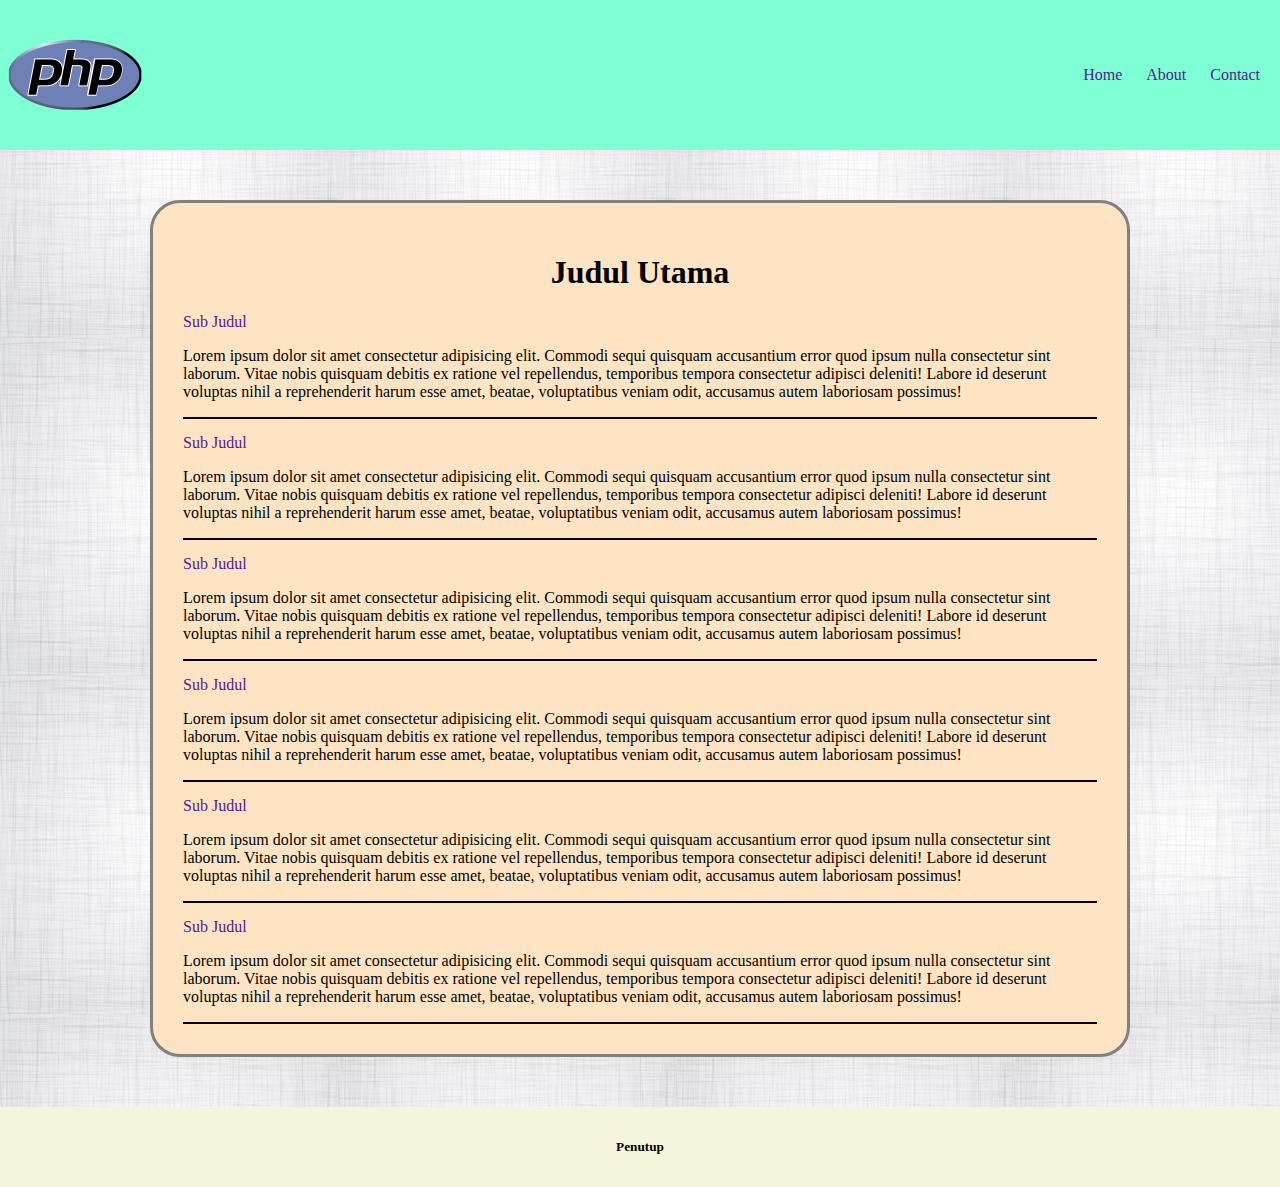
<file: Contoh Latihan CSS/index.html>
<!DOCTYPE html>
<html lang="en">
  <head>
    <meta charset="UTF-8" />
    <meta name="viewport" content="width=device-width, initial-scale=1.0" />
    <title>Document</title>
    <link rel="stylesheet" href="css/style.css" />
  </head>
  <body>
    <header>
      <img src="image/logo.png" alt="" />
      <ul>
        <li><a href="">Home</a></li>
        <li><a href="">About</a></li>
        <li><a href="">Contact</a></li>
      </ul>
    </header>
    <main>
      <h1>Judul Utama</h1>
      <article>
        <a href="">Sub Judul</a>
        <p>
          Lorem ipsum dolor sit amet consectetur adipisicing elit. Commodi sequi
          quisquam accusantium error quod ipsum nulla consectetur sint laborum.
          Vitae nobis quisquam debitis ex ratione vel repellendus, temporibus
          tempora consectetur adipisci deleniti! Labore id deserunt voluptas
          nihil a reprehenderit harum esse amet, beatae, voluptatibus veniam
          odit, accusamus autem laboriosam possimus!
        </p>
      </article>
      <article>
        <a href="">Sub Judul</a>
        <p>
          Lorem ipsum dolor sit amet consectetur adipisicing elit. Commodi sequi
          quisquam accusantium error quod ipsum nulla consectetur sint laborum.
          Vitae nobis quisquam debitis ex ratione vel repellendus, temporibus
          tempora consectetur adipisci deleniti! Labore id deserunt voluptas
          nihil a reprehenderit harum esse amet, beatae, voluptatibus veniam
          odit, accusamus autem laboriosam possimus!
        </p>
      </article>
      <article>
        <a href="">Sub Judul</a>
        <p>
          Lorem ipsum dolor sit amet consectetur adipisicing elit. Commodi sequi
          quisquam accusantium error quod ipsum nulla consectetur sint laborum.
          Vitae nobis quisquam debitis ex ratione vel repellendus, temporibus
          tempora consectetur adipisci deleniti! Labore id deserunt voluptas
          nihil a reprehenderit harum esse amet, beatae, voluptatibus veniam
          odit, accusamus autem laboriosam possimus!
        </p>
      </article>
      <article>
        <a href="">Sub Judul</a>
        <p>
          Lorem ipsum dolor sit amet consectetur adipisicing elit. Commodi sequi
          quisquam accusantium error quod ipsum nulla consectetur sint laborum.
          Vitae nobis quisquam debitis ex ratione vel repellendus, temporibus
          tempora consectetur adipisci deleniti! Labore id deserunt voluptas
          nihil a reprehenderit harum esse amet, beatae, voluptatibus veniam
          odit, accusamus autem laboriosam possimus!
        </p>
      </article>
      <article>
        <a href="">Sub Judul</a>
        <p>
          Lorem ipsum dolor sit amet consectetur adipisicing elit. Commodi sequi
          quisquam accusantium error quod ipsum nulla consectetur sint laborum.
          Vitae nobis quisquam debitis ex ratione vel repellendus, temporibus
          tempora consectetur adipisci deleniti! Labore id deserunt voluptas
          nihil a reprehenderit harum esse amet, beatae, voluptatibus veniam
          odit, accusamus autem laboriosam possimus!
        </p>
      </article>
      <article>
        <a href="">Sub Judul</a>
        <p>
          Lorem ipsum dolor sit amet consectetur adipisicing elit. Commodi sequi
          quisquam accusantium error quod ipsum nulla consectetur sint laborum.
          Vitae nobis quisquam debitis ex ratione vel repellendus, temporibus
          tempora consectetur adipisci deleniti! Labore id deserunt voluptas
          nihil a reprehenderit harum esse amet, beatae, voluptatibus veniam
          odit, accusamus autem laboriosam possimus!
        </p>
      </article>
    </main>
    <footer>
      <h5>Penutup</h5>
    </footer>
  </body>
</html>
</file>
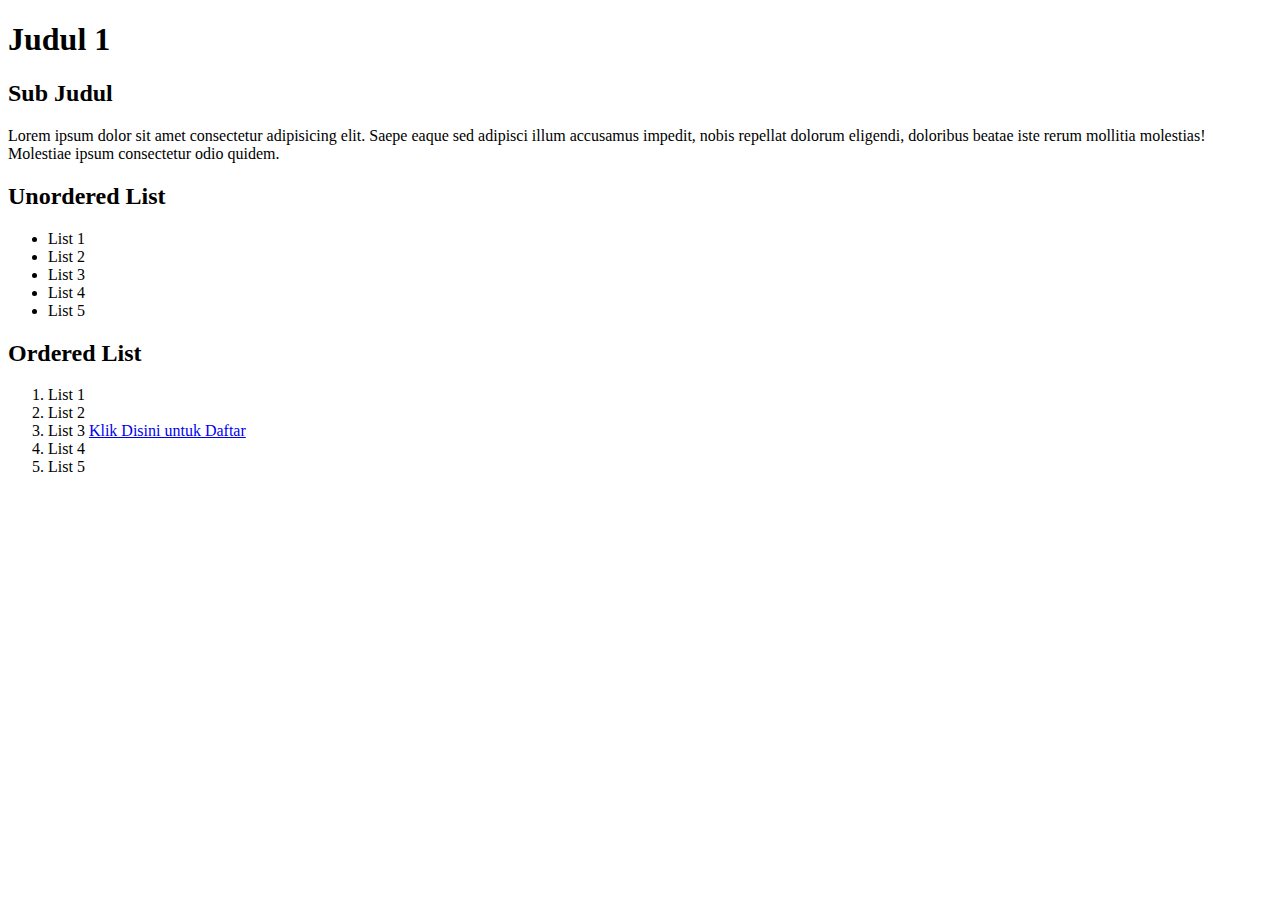
<file: Contoh Latihan HTML/index.html>
<!DOCTYPE html>
<html lang="en">
  <head>
    <meta charset="UTF-8" />
    <meta name="viewport" content="width=device-width, initial-scale=1.0" />
    <title>Home</title>
  </head>
  <body>
    <h1>Judul 1</h1>
    <h2>Sub Judul</h2>
    <p>
      Lorem ipsum dolor sit amet consectetur adipisicing elit. Saepe eaque sed
      adipisci illum accusamus impedit, nobis repellat dolorum eligendi,
      doloribus beatae iste rerum mollitia molestias! Molestiae ipsum
      consectetur odio quidem.
    </p>
    <h2>Unordered List</h2>
    <ul>
      <li>List 1</li>
      <li>List 2</li>
      <li>List 3</li>
      <li>List 4</li>
      <li>List 5</li>
    </ul>
    <h2>Ordered List</h2>
    <ol>
      <li>List 1</li>
      <li>List 2</li>
      <li>
        List 3 <a href="page/pendaftaran.html">Klik Disini untuk Daftar</a>
      </li>
      <li>List 4</li>
      <li>List 5</li>
    </ol>
  </body>
</html>
</file>
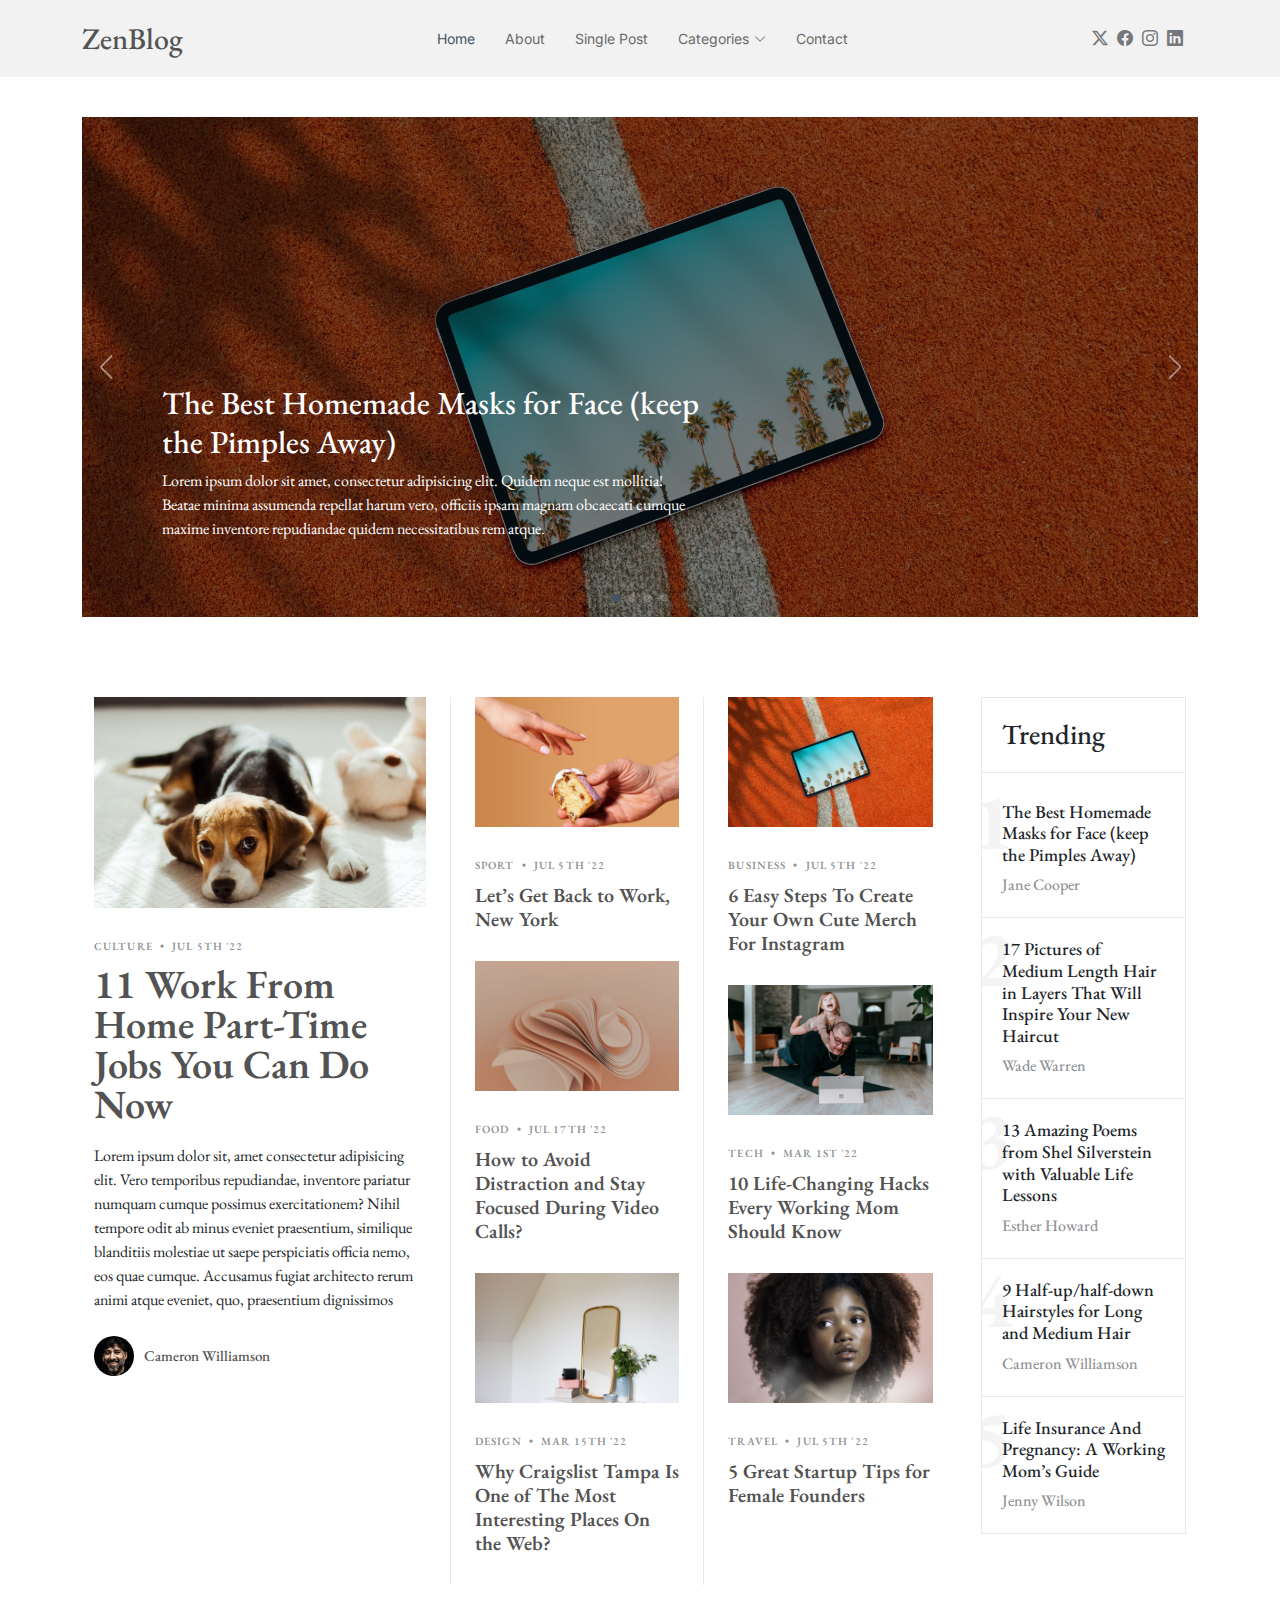
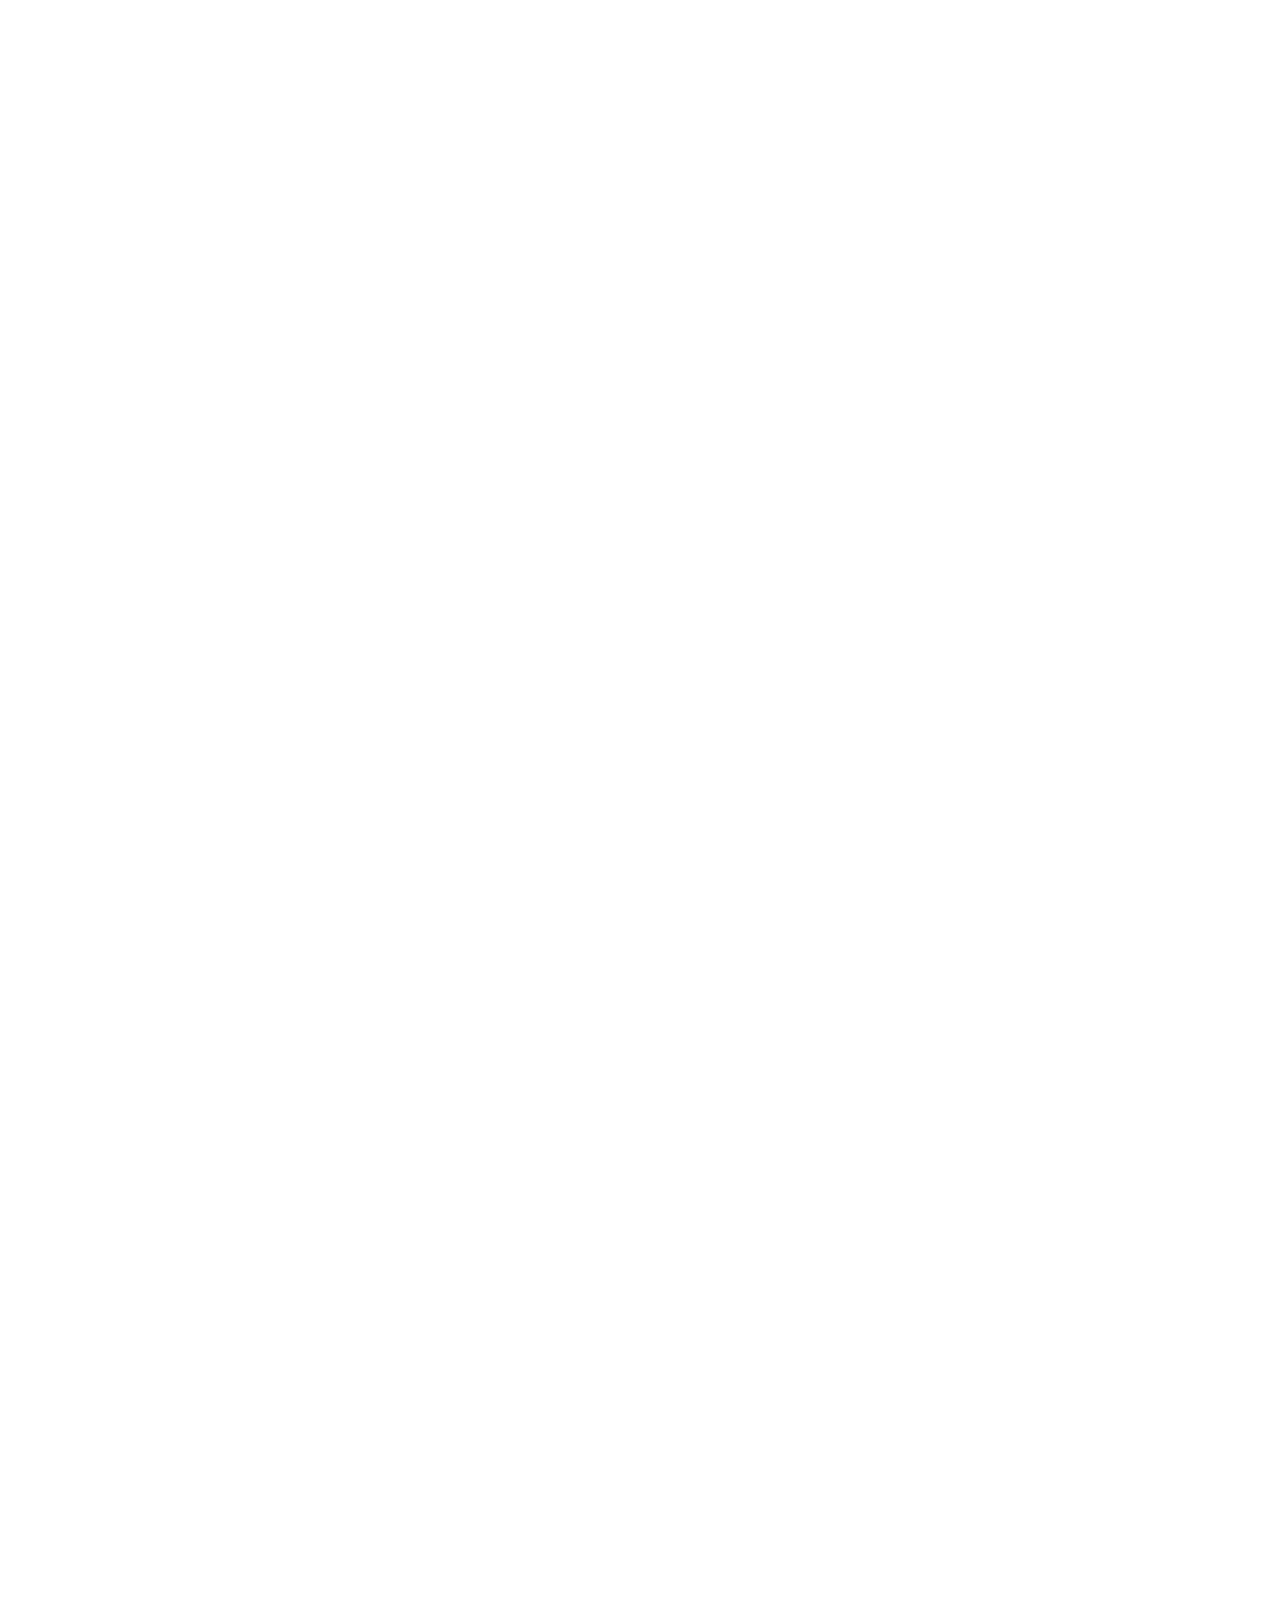
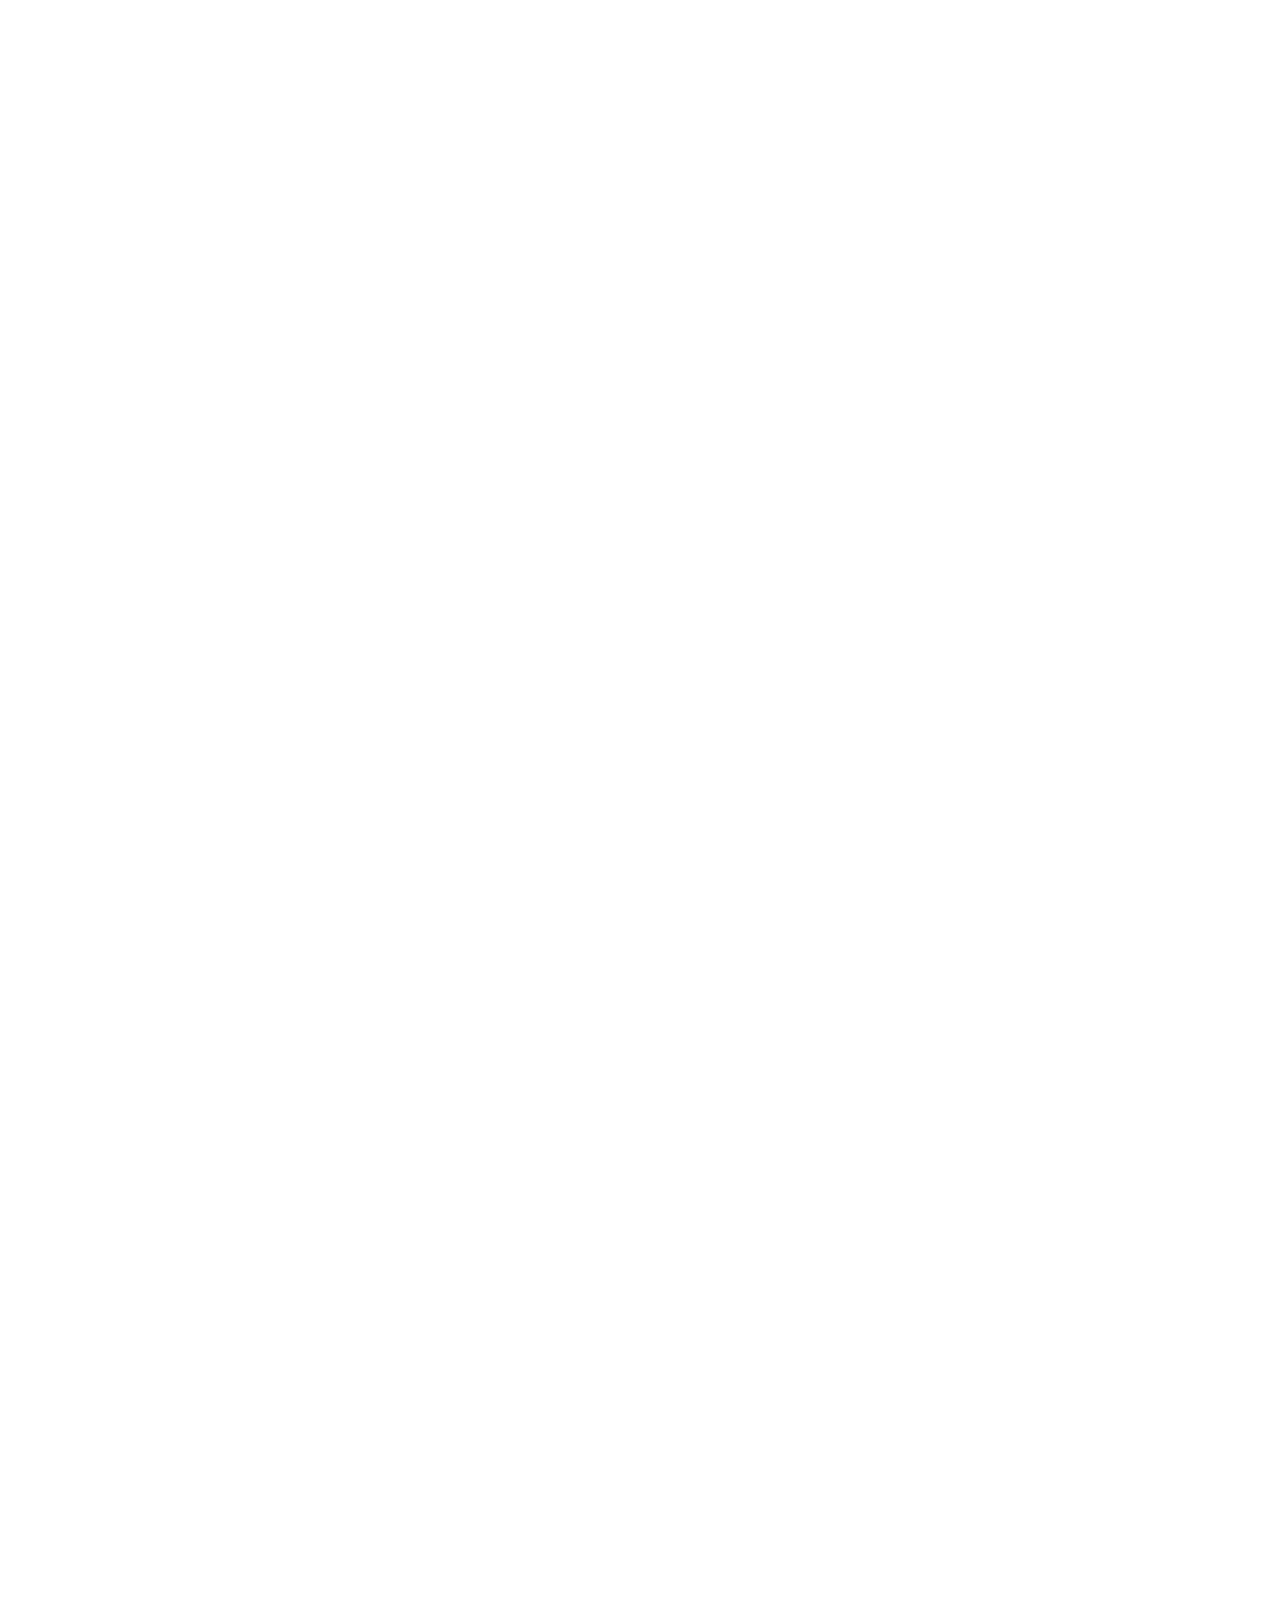
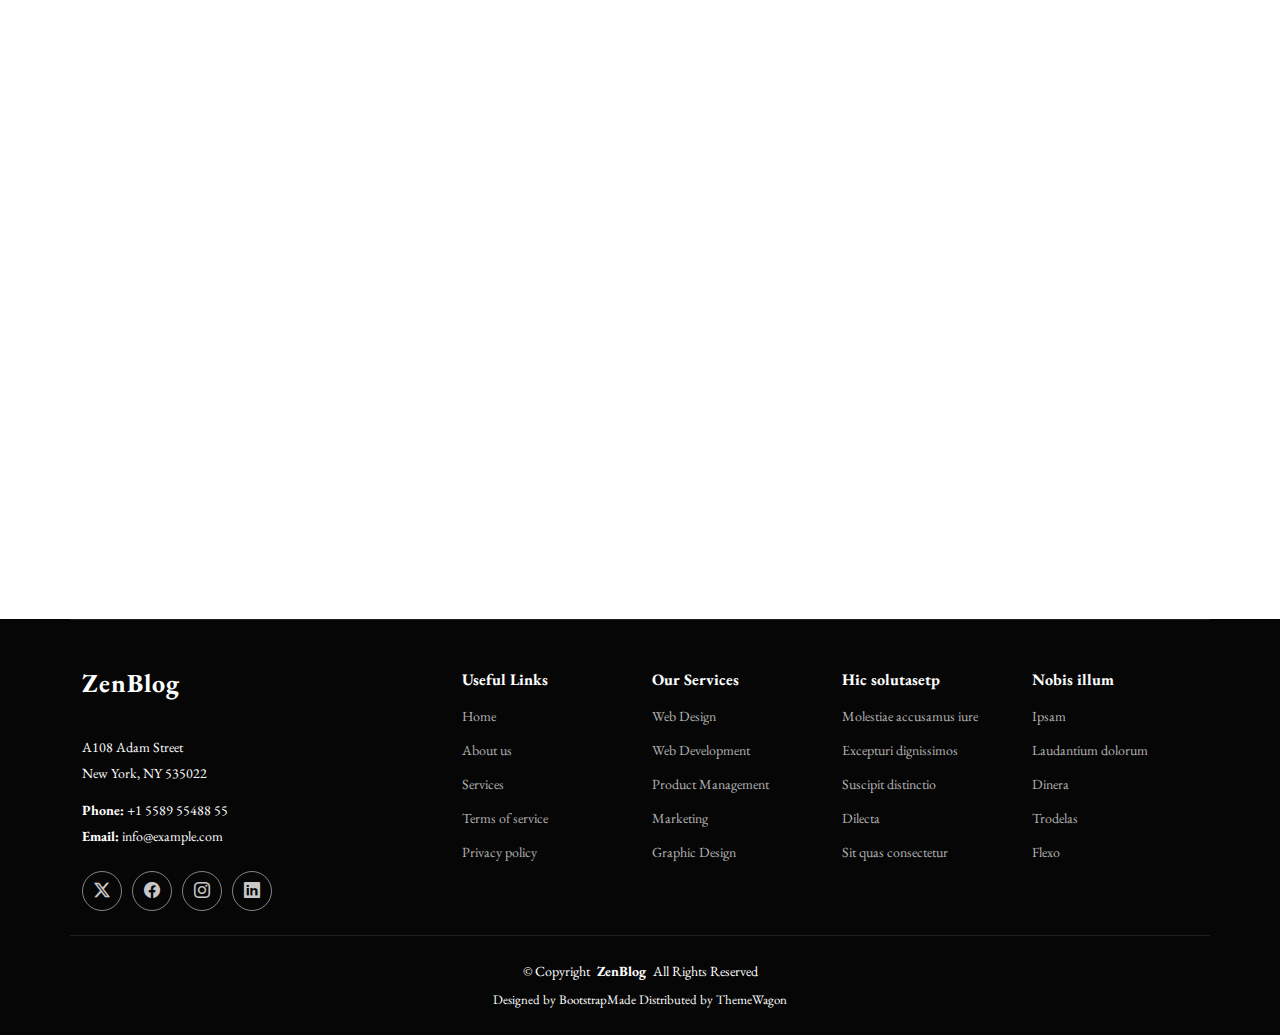
<file: portalNews/public/template/index.html>
<!DOCTYPE html>
<html lang="en">

<head>
  <meta charset="utf-8">
  <meta content="width=device-width, initial-scale=1.0" name="viewport">
  <title>Index - ZenBlog Bootstrap Template</title>
  <meta name="description" content="">
  <meta name="keywords" content="">

  <!-- Favicons -->
  <link href="assets/img/favicon.png" rel="icon">
  <link href="assets/img/apple-touch-icon.png" rel="apple-touch-icon">

  <!-- Fonts -->
  <link href="https://fonts.googleapis.com" rel="preconnect">
  <link href="https://fonts.gstatic.com" rel="preconnect" crossorigin>
  <link href="https://fonts.googleapis.com/css2?family=Inter:wght@100;200;300;400;500;600;700;800;900&family=EB+Garamond:ital,wght@0,400;0,500;0,600;0,700;0,800;1,400;1,500;1,600;1,700;1,800&display=swap" rel="stylesheet">

  <!-- Vendor CSS Files -->
  <link href="assets/vendor/bootstrap/css/bootstrap.min.css" rel="stylesheet">
  <link href="assets/vendor/bootstrap-icons/bootstrap-icons.css" rel="stylesheet">
  <link href="assets/vendor/aos/aos.css" rel="stylesheet">
  <link href="assets/vendor/swiper/swiper-bundle.min.css" rel="stylesheet">

  <!-- Main CSS File -->
  <link href="assets/css/main.css" rel="stylesheet">

  <!-- =======================================================
  * Template Name: ZenBlog
  * Template URL: https://bootstrapmade.com/zenblog-bootstrap-blog-template/
  * Updated: Aug 08 2024 with Bootstrap v5.3.3
  * Author: BootstrapMade.com
  * License: https://bootstrapmade.com/license/
  ======================================================== -->
</head>

<body class="index-page">

  <header id="header" class="header d-flex align-items-center sticky-top">
    <div class="container position-relative d-flex align-items-center justify-content-between">

      <a href="index.html" class="logo d-flex align-items-center me-auto me-xl-0">
        <!-- Uncomment the line below if you also wish to use an image logo -->
        <!-- <img src="assets/img/logo.png" alt=""> -->
        <h1 class="sitename">ZenBlog</h1>
      </a>

      <nav id="navmenu" class="navmenu">
        <ul>
          <li><a href="index.html" class="active">Home</a></li>
          <li><a href="about.html">About</a></li>
          <li><a href="single-post.html">Single Post</a></li>
          <li class="dropdown"><a href="#"><span>Categories</span> <i class="bi bi-chevron-down toggle-dropdown"></i></a>
            <ul>
              <li><a href="category.html">Category 1</a></li>
              <li class="dropdown"><a href="#"><span>Deep Dropdown</span> <i class="bi bi-chevron-down toggle-dropdown"></i></a>
                <ul>
                  <li><a href="#">Deep Dropdown 1</a></li>
                  <li><a href="#">Deep Dropdown 2</a></li>
                  <li><a href="#">Deep Dropdown 3</a></li>
                  <li><a href="#">Deep Dropdown 4</a></li>
                  <li><a href="#">Deep Dropdown 5</a></li>
                </ul>
              </li>
              <li><a href="category.html">Category 2</a></li>
              <li><a href="category.html">Category 3</a></li>
              <li><a href="category.html">Category 4</a></li>
            </ul>
          </li>
          <li><a href="contact.html">Contact</a></li>
        </ul>
        <i class="mobile-nav-toggle d-xl-none bi bi-list"></i>
      </nav>

      <div class="header-social-links">
        <a href="#" class="twitter"><i class="bi bi-twitter-x"></i></a>
        <a href="#" class="facebook"><i class="bi bi-facebook"></i></a>
        <a href="#" class="instagram"><i class="bi bi-instagram"></i></a>
        <a href="#" class="linkedin"><i class="bi bi-linkedin"></i></a>
      </div>

    </div>
  </header>

  <main class="main">

    <!-- Slider Section -->
    <section id="slider" class="slider section dark-background">

      <div class="container" data-aos="fade-up" data-aos-delay="100">

        <div class="swiper init-swiper">

          <script type="application/json" class="swiper-config">
            {
              "loop": true,
              "speed": 600,
              "autoplay": {
                "delay": 5000
              },
              "slidesPerView": "auto",
              "centeredSlides": true,
              "pagination": {
                "el": ".swiper-pagination",
                "type": "bullets",
                "clickable": true
              },
              "navigation": {
                "nextEl": ".swiper-button-next",
                "prevEl": ".swiper-button-prev"
              }
            }
          </script>

          <div class="swiper-wrapper">

            <div class="swiper-slide" style="background-image: url('assets/img/post-slide-1.jpg');">
              <div class="content">
                <h2><a href="single-post.html">The Best Homemade Masks for Face (keep the Pimples Away)</a></h2>
                <p>Lorem ipsum dolor sit amet, consectetur adipisicing elit. Quidem neque est mollitia! Beatae minima assumenda repellat harum vero, officiis ipsam magnam obcaecati cumque maxime inventore repudiandae quidem necessitatibus rem atque.</p>
              </div>
            </div>

            <div class="swiper-slide" style="background-image: url('assets/img/post-slide-2.jpg');">
              <div class="content">
                <h2><a href="single-post.html">17 Pictures of Medium Length Hair in Layers That Will Inspire Your New Haircut</a></h2>
                <p>Lorem ipsum dolor sit amet, consectetur adipisicing elit. Quidem neque est mollitia! Beatae minima assumenda repellat harum vero, officiis ipsam magnam obcaecati cumque maxime inventore repudiandae quidem necessitatibus rem atque.</p>
              </div>
            </div>

            <div class="swiper-slide" style="background-image: url('assets/img/post-slide-3.jpg');">
              <div class="content">
                <h2><a href="single-post.html">13 Amazing Poems from Shel Silverstein with Valuable Life Lessons</a></h2>
                <p>Lorem ipsum dolor sit amet, consectetur adipisicing elit. Quidem neque est mollitia! Beatae minima assumenda repellat harum vero, officiis ipsam magnam obcaecati cumque maxime inventore repudiandae quidem necessitatibus rem atque.</p>
              </div>
            </div>

            <div class="swiper-slide" style="background-image: url('assets/img/post-slide-4.jpg');">
              <div class="content">
                <h2><a href="single-post.html">9 Half-up/half-down Hairstyles for Long and Medium Hair</a></h2>
                <p>Lorem ipsum dolor sit amet, consectetur adipisicing elit. Quidem neque est mollitia! Beatae minima assumenda repellat harum vero, officiis ipsam magnam obcaecati cumque maxime inventore repudiandae quidem necessitatibus rem atque.</p>
              </div>
            </div>
          </div>

          <div class="swiper-button-next"></div>
          <div class="swiper-button-prev"></div>

          <div class="swiper-pagination"></div>
        </div>

      </div>

    </section><!-- /Slider Section -->

    <!-- Trending Category Section -->
    <section id="trending-category" class="trending-category section">

      <div class="container" data-aos="fade-up" data-aos-delay="100">

        <div class="container" data-aos="fade-up">
          <div class="row g-5">
            <div class="col-lg-4">

              <div class="post-entry lg">
                <a href="blog-details.html"><img src="assets/img/post-landscape-1.jpg" alt="" class="img-fluid"></a>
                <div class="post-meta"><span class="date">Culture</span> <span class="mx-1">•</span> <span>Jul 5th '22</span></div>
                <h2><a href="blog-details.html">11 Work From Home Part-Time Jobs You Can Do Now</a></h2>
                <p class="mb-4 d-block">Lorem ipsum dolor sit, amet consectetur adipisicing elit. Vero temporibus repudiandae, inventore pariatur numquam cumque possimus exercitationem? Nihil tempore odit ab minus eveniet praesentium, similique blanditiis molestiae ut saepe perspiciatis officia nemo, eos quae cumque. Accusamus fugiat architecto rerum animi atque eveniet, quo, praesentium dignissimos</p>

                <div class="d-flex align-items-center author">
                  <div class="photo"><img src="assets/img/person-1.jpg" alt="" class="img-fluid"></div>
                  <div class="name">
                    <h3 class="m-0 p-0">Cameron Williamson</h3>
                  </div>
                </div>
              </div>

            </div>

            <div class="col-lg-8">
              <div class="row g-5">
                <div class="col-lg-4 border-start custom-border">
                  <div class="post-entry">
                    <a href="blog-details.html"><img src="assets/img/post-landscape-2.jpg" alt="" class="img-fluid"></a>
                    <div class="post-meta"><span class="date">Sport</span> <span class="mx-1">•</span> <span>Jul 5th '22</span></div>
                    <h2><a href="blog-details.html">Let’s Get Back to Work, New York</a></h2>
                  </div>
                  <div class="post-entry">
                    <a href="blog-details.html"><img src="assets/img/post-landscape-5.jpg" alt="" class="img-fluid"></a>
                    <div class="post-meta"><span class="date">Food</span> <span class="mx-1">•</span> <span>Jul 17th '22</span></div>
                    <h2><a href="blog-details.html">How to Avoid Distraction and Stay Focused During Video Calls?</a></h2>
                  </div>
                  <div class="post-entry">
                    <a href="blog-details.html"><img src="assets/img/post-landscape-7.jpg" alt="" class="img-fluid"></a>
                    <div class="post-meta"><span class="date">Design</span> <span class="mx-1">•</span> <span>Mar 15th '22</span></div>
                    <h2><a href="blog-details.html">Why Craigslist Tampa Is One of The Most Interesting Places On the Web?</a></h2>
                  </div>
                </div>
                <div class="col-lg-4 border-start custom-border">
                  <div class="post-entry">
                    <a href="blog-details.html"><img src="assets/img/post-landscape-3.jpg" alt="" class="img-fluid"></a>
                    <div class="post-meta"><span class="date">Business</span> <span class="mx-1">•</span> <span>Jul 5th '22</span></div>
                    <h2><a href="blog-details.html">6 Easy Steps To Create Your Own Cute Merch For Instagram</a></h2>
                  </div>
                  <div class="post-entry">
                    <a href="blog-details.html"><img src="assets/img/post-landscape-6.jpg" alt="" class="img-fluid"></a>
                    <div class="post-meta"><span class="date">Tech</span> <span class="mx-1">•</span> <span>Mar 1st '22</span></div>
                    <h2><a href="blog-details.html">10 Life-Changing Hacks Every Working Mom Should Know</a></h2>
                  </div>
                  <div class="post-entry">
                    <a href="blog-details.html"><img src="assets/img/post-landscape-8.jpg" alt="" class="img-fluid"></a>
                    <div class="post-meta"><span class="date">Travel</span> <span class="mx-1">•</span> <span>Jul 5th '22</span></div>
                    <h2><a href="blog-details.html">5 Great Startup Tips for Female Founders</a></h2>
                  </div>
                </div>

                <!-- Trending Section -->
                <div class="col-lg-4">

                  <div class="trending">
                    <h3>Trending</h3>
                    <ul class="trending-post">
                      <li>
                        <a href="blog-details.html">
                          <span class="number">1</span>
                          <h3>The Best Homemade Masks for Face (keep the Pimples Away)</h3>
                          <span class="author">Jane Cooper</span>
                        </a>
                      </li>
                      <li>
                        <a href="blog-details.html">
                          <span class="number">2</span>
                          <h3>17 Pictures of Medium Length Hair in Layers That Will Inspire Your New Haircut</h3>
                          <span class="author">Wade Warren</span>
                        </a>
                      </li>
                      <li>
                        <a href="blog-details.html">
                          <span class="number">3</span>
                          <h3>13 Amazing Poems from Shel Silverstein with Valuable Life Lessons</h3>
                          <span class="author">Esther Howard</span>
                        </a>
                      </li>
                      <li>
                        <a href="blog-details.html">
                          <span class="number">4</span>
                          <h3>9 Half-up/half-down Hairstyles for Long and Medium Hair</h3>
                          <span class="author">Cameron Williamson</span>
                        </a>
                      </li>
                      <li>
                        <a href="blog-details.html">
                          <span class="number">5</span>
                          <h3>Life Insurance And Pregnancy: A Working Mom’s Guide</h3>
                          <span class="author">Jenny Wilson</span>
                        </a>
                      </li>
                    </ul>
                  </div>

                </div> <!-- End Trending Section -->
              </div>
            </div>

          </div> <!-- End .row -->
        </div>

      </div>

    </section><!-- /Trending Category Section -->

    <!-- Culture Category Section -->
    <section id="culture-category" class="culture-category section">

      <!-- Section Title -->
      <div class="container section-title" data-aos="fade-up">
        <div class="section-title-container d-flex align-items-center justify-content-between">
          <h2>Culture</h2>
          <p><a href="categories.html">See All Culture</a></p>
        </div>
      </div><!-- End Section Title -->

      <div class="container" data-aos="fade-up" data-aos-delay="100">

        <div class="row">
          <div class="col-md-9">

            <div class="d-lg-flex post-entry">
              <a href="blog-details.html" class="me-4 thumbnail mb-4 mb-lg-0 d-inline-block">
                <img src="assets/img/post-landscape-6.jpg" alt="" class="img-fluid">
              </a>
              <div>
                <div class="post-meta"><span class="date">Culture</span> <span class="mx-1">•</span> <span>Jul 5th '22</span></div>
                <h3><a href="blog-details.html">What is the son of Football Coach John Gruden, Deuce Gruden doing Now?</a></h3>
                <p>Lorem ipsum dolor sit amet consectetur adipisicing elit. Distinctio placeat exercitationem magni voluptates dolore. Tenetur fugiat voluptates quas, nobis error deserunt aliquam temporibus sapiente, laudantium dolorum itaque libero eos deleniti?</p>
                <div class="d-flex align-items-center author">
                  <div class="photo"><img src="assets/img/person-2.jpg" alt="" class="img-fluid"></div>
                  <div class="name">
                    <h3 class="m-0 p-0">Wade Warren</h3>
                  </div>
                </div>
              </div>
            </div>

            <div class="row">
              <div class="col-lg-4">
                <div class="post-list border-bottom">
                  <a href="blog-details.html"><img src="assets/img/post-landscape-1.jpg" alt="" class="img-fluid"></a>
                  <div class="post-meta"><span class="date">Culture</span> <span class="mx-1">•</span> <span>Jul 5th '22</span></div>
                  <h2 class="mb-2"><a href="blog-details.html">11 Work From Home Part-Time Jobs You Can Do Now</a></h2>
                  <span class="author mb-3 d-block">Jenny Wilson</span>
                  <p class="mb-4 d-block">Lorem ipsum dolor sit, amet consectetur adipisicing elit. Vero temporibus repudiandae, inventore pariatur numquam cumque possimus</p>
                </div>

                <div class="post-list">
                  <div class="post-meta"><span class="date">Culture</span> <span class="mx-1">•</span> <span>Jul 5th '22</span></div>
                  <h2 class="mb-2"><a href="blog-details.html">5 Great Startup Tips for Female Founders</a></h2>
                  <span class="author mb-3 d-block">Jenny Wilson</span>
                </div>
              </div>
              <div class="col-lg-8">
                <div class="post-list">
                  <a href="blog-details.html"><img src="assets/img/post-landscape-2.jpg" alt="" class="img-fluid"></a>
                  <div class="post-meta"><span class="date">Culture</span> <span class="mx-1">•</span> <span>Jul 5th '22</span></div>
                  <h2 class="mb-2"><a href="blog-details.html">How to Avoid Distraction and Stay Focused During Video Calls?</a></h2>
                  <span class="author mb-3 d-block">Jenny Wilson</span>
                  <p class="mb-4 d-block">Lorem ipsum dolor sit, amet consectetur adipisicing elit. Vero temporibus repudiandae, inventore pariatur numquam cumque possimus</p>
                </div>
              </div>
            </div>
          </div>

          <div class="col-md-3">
            <div class="post-list border-bottom">
              <div class="post-meta"><span class="date">Culture</span> <span class="mx-1">•</span> <span>Jul 5th '22</span></div>
              <h2 class="mb-2"><a href="blog-details.html">How to Avoid Distraction and Stay Focused During Video Calls?</a></h2>
              <span class="author mb-3 d-block">Jenny Wilson</span>
            </div>

            <div class="post-list border-bottom">
              <div class="post-meta"><span class="date">Culture</span> <span class="mx-1">•</span> <span>Jul 5th '22</span></div>
              <h2 class="mb-2"><a href="blog-details.html">17 Pictures of Medium Length Hair in Layers That Will Inspire Your New Haircut</a></h2>
              <span class="author mb-3 d-block">Jenny Wilson</span>
            </div>

            <div class="post-list border-bottom">
              <div class="post-meta"><span class="date">Culture</span> <span class="mx-1">•</span> <span>Jul 5th '22</span></div>
              <h2 class="mb-2"><a href="blog-details.html">9 Half-up/half-down Hairstyles for Long and Medium Hair</a></h2>
              <span class="author mb-3 d-block">Jenny Wilson</span>
            </div>

            <div class="post-list border-bottom">
              <div class="post-meta"><span class="date">Culture</span> <span class="mx-1">•</span> <span>Jul 5th '22</span></div>
              <h2 class="mb-2"><a href="blog-details.html">Life Insurance And Pregnancy: A Working Mom’s Guide</a></h2>
              <span class="author mb-3 d-block">Jenny Wilson</span>
            </div>

            <div class="post-list border-bottom">
              <div class="post-meta"><span class="date">Culture</span> <span class="mx-1">•</span> <span>Jul 5th '22</span></div>
              <h2 class="mb-2"><a href="blog-details.html">The Best Homemade Masks for Face (keep the Pimples Away)</a></h2>
              <span class="author mb-3 d-block">Jenny Wilson</span>
            </div>

            <div class="post-list border-bottom">
              <div class="post-meta"><span class="date">Culture</span> <span class="mx-1">•</span> <span>Jul 5th '22</span></div>
              <h2 class="mb-2"><a href="blog-details.html">10 Life-Changing Hacks Every Working Mom Should Know</a></h2>
              <span class="author mb-3 d-block">Jenny Wilson</span>
            </div>
          </div>
        </div>

      </div>

    </section><!-- /Culture Category Section -->

    <!-- Business Category Section -->
    <section id="business-category" class="business-category section">

      <!-- Section Title -->
      <div class="container section-title" data-aos="fade-up">
        <div class="section-title-container d-flex align-items-center justify-content-between">
          <h2>Business</h2>
          <p><a href="categories.html">See All Business</a></p>
        </div>
      </div><!-- End Section Title -->

      <div class="container" data-aos="fade-up" data-aos-delay="100">

        <div class="row">
          <div class="col-md-9 order-md-2">

            <div class="d-lg-flex post-entry">
              <a href="blog-details.html" class="me-4 thumbnail d-inline-block mb-4 mb-lg-0">
                <img src="assets/img/post-landscape-3.jpg" alt="" class="img-fluid">
              </a>
              <div>
                <div class="post-meta"><span class="date">Business</span> <span class="mx-1">•</span> <span>Jul 5th '22</span></div>
                <h3><a href="blog-details.html">What is the son of Football Coach John Gruden, Deuce Gruden doing Now?</a></h3>
                <p>Lorem ipsum dolor sit amet consectetur adipisicing elit. Distinctio placeat exercitationem magni voluptates dolore. Tenetur fugiat voluptates quas, nobis error deserunt aliquam temporibus sapiente, laudantium dolorum itaque libero eos deleniti?</p>
                <div class="d-flex align-items-center author">
                  <div class="photo"><img src="assets/img/person-4.jpg" alt="" class="img-fluid"></div>
                  <div class="name">
                    <h3 class="m-0 p-0">Wade Warren</h3>
                  </div>
                </div>
              </div>
            </div>

            <div class="row">
              <div class="col-lg-4">
                <div class="post-list border-bottom">
                  <a href="blog-details.html"><img src="assets/img/post-landscape-5.jpg" alt="" class="img-fluid"></a>
                  <div class="post-meta"><span class="date">Business</span> <span class="mx-1">•</span> <span>Jul 5th '22</span></div>
                  <h2 class="mb-2"><a href="blog-details.html">11 Work From Home Part-Time Jobs You Can Do Now</a></h2>
                  <span class="author mb-3 d-block">Jenny Wilson</span>
                  <p class="mb-4 d-block">Lorem ipsum dolor sit, amet consectetur adipisicing elit. Vero temporibus repudiandae, inventore pariatur numquam cumque possimus</p>
                </div>

                <div class="post-list">
                  <div class="post-meta"><span class="date">Business</span> <span class="mx-1">•</span> <span>Jul 5th '22</span></div>
                  <h2 class="mb-2"><a href="blog-details.html">5 Great Startup Tips for Female Founders</a></h2>
                  <span class="author mb-3 d-block">Jenny Wilson</span>
                </div>
              </div>
              <div class="col-lg-8">
                <div class="post-list">
                  <a href="blog-details.html"><img src="assets/img/post-landscape-7.jpg" alt="" class="img-fluid"></a>
                  <div class="post-meta"><span class="date">Business</span> <span class="mx-1">•</span> <span>Jul 5th '22</span></div>
                  <h2 class="mb-2"><a href="blog-details.html">How to Avoid Distraction and Stay Focused During Video Calls?</a></h2>
                  <span class="author mb-3 d-block">Jenny Wilson</span>
                  <p class="mb-4 d-block">Lorem ipsum dolor sit, amet consectetur adipisicing elit. Vero temporibus repudiandae, inventore pariatur numquam cumque possimus</p>
                </div>
              </div>
            </div>
          </div>
          <div class="col-md-3">
            <div class="post-list border-bottom">
              <div class="post-meta"><span class="date">Business</span> <span class="mx-1">•</span> <span>Jul 5th '22</span></div>
              <h2 class="mb-2"><a href="blog-details.html">How to Avoid Distraction and Stay Focused During Video Calls?</a></h2>
              <span class="author mb-3 d-block">Jenny Wilson</span>
            </div>

            <div class="post-list border-bottom">
              <div class="post-meta"><span class="date">Business</span> <span class="mx-1">•</span> <span>Jul 5th '22</span></div>
              <h2 class="mb-2"><a href="blog-details.html">17 Pictures of Medium Length Hair in Layers That Will Inspire Your New Haircut</a></h2>
              <span class="author mb-3 d-block">Jenny Wilson</span>
            </div>

            <div class="post-list border-bottom">
              <div class="post-meta"><span class="date">Business</span> <span class="mx-1">•</span> <span>Jul 5th '22</span></div>
              <h2 class="mb-2"><a href="blog-details.html">9 Half-up/half-down Hairstyles for Long and Medium Hair</a></h2>
              <span class="author mb-3 d-block">Jenny Wilson</span>
            </div>

            <div class="post-list border-bottom">
              <div class="post-meta"><span class="date">Business</span> <span class="mx-1">•</span> <span>Jul 5th '22</span></div>
              <h2 class="mb-2"><a href="blog-details.html">Life Insurance And Pregnancy: A Working Mom’s Guide</a></h2>
              <span class="author mb-3 d-block">Jenny Wilson</span>
            </div>

            <div class="post-list border-bottom">
              <div class="post-meta"><span class="date">Business</span> <span class="mx-1">•</span> <span>Jul 5th '22</span></div>
              <h2 class="mb-2"><a href="blog-details.html">The Best Homemade Masks for Face (keep the Pimples Away)</a></h2>
              <span class="author mb-3 d-block">Jenny Wilson</span>
            </div>

            <div class="post-list border-bottom">
              <div class="post-meta"><span class="date">Business</span> <span class="mx-1">•</span> <span>Jul 5th '22</span></div>
              <h2 class="mb-2"><a href="blog-details.html">10 Life-Changing Hacks Every Working Mom Should Know</a></h2>
              <span class="author mb-3 d-block">Jenny Wilson</span>
            </div>
          </div>
        </div>

      </div>

    </section><!-- /Business Category Section -->

    <!-- Lifestyle Category Section -->
    <section id="lifestyle-category" class="lifestyle-category section">

      <!-- Section Title -->
      <div class="container section-title" data-aos="fade-up">
        <div class="section-title-container d-flex align-items-center justify-content-between">
          <h2>Lifestyle</h2>
          <p><a href="categories.html">See All Lifestyle</a></p>
        </div>
      </div><!-- End Section Title -->

      <div class="container" data-aos="fade-up" data-aos-delay="100">

        <div class="row g-5">
          <div class="col-lg-4">
            <div class="post-list lg">
              <a href="blog-details.html"><img src="assets/img/post-landscape-8.jpg" alt="" class="img-fluid"></a>
              <div class="post-meta"><span class="date">Lifestyle</span> <span class="mx-1">•</span> <span>Jul 5th '22</span></div>
              <h2><a href="blog-details.html">11 Work From Home Part-Time Jobs You Can Do Now</a></h2>
              <p class="mb-4 d-block">Lorem ipsum dolor sit, amet consectetur adipisicing elit. Vero temporibus repudiandae, inventore pariatur numquam cumque possimus exercitationem? Nihil tempore odit ab minus eveniet praesentium, similique blanditiis molestiae ut saepe perspiciatis officia nemo, eos quae cumque. Accusamus fugiat architecto rerum animi atque eveniet, quo, praesentium dignissimos</p>

              <div class="d-flex align-items-center author">
                <div class="photo"><img src="assets/img/person-7.jpg" alt="" class="img-fluid"></div>
                <div class="name">
                  <h3 class="m-0 p-0">Esther Howard</h3>
                </div>
              </div>
            </div>

            <div class="post-list border-bottom">
              <div class="post-meta"><span class="date">Lifestyle</span> <span class="mx-1">•</span> <span>Jul 5th '22</span></div>
              <h2 class="mb-2"><a href="blog-details.html">The Best Homemade Masks for Face (keep the Pimples Away)</a></h2>
              <span class="author mb-3 d-block">Jenny Wilson</span>
            </div>

            <div class="post-list">
              <div class="post-meta"><span class="date">Lifestyle</span> <span class="mx-1">•</span> <span>Jul 5th '22</span></div>
              <h2 class="mb-2"><a href="blog-details.html">10 Life-Changing Hacks Every Working Mom Should Know</a></h2>
              <span class="author mb-3 d-block">Jenny Wilson</span>
            </div>

          </div>

          <div class="col-lg-8">
            <div class="row g-5">
              <div class="col-lg-4 border-start custom-border">
                <div class="post-list">
                  <a href="blog-details.html"><img src="assets/img/post-landscape-6.jpg" alt="" class="img-fluid"></a>
                  <div class="post-meta"><span class="date">Lifestyle</span> <span class="mx-1">•</span> <span>Jul 5th '22</span></div>
                  <h2><a href="blog-details.html">Let’s Get Back to Work, New York</a></h2>
                </div>
                <div class="post-list">
                  <a href="blog-details.html"><img src="assets/img/post-landscape-5.jpg" alt="" class="img-fluid"></a>
                  <div class="post-meta"><span class="date">Lifestyle</span> <span class="mx-1">•</span> <span>Jul 17th '22</span></div>
                  <h2><a href="blog-details.html">How to Avoid Distraction and Stay Focused During Video Calls?</a></h2>
                </div>
                <div class="post-list">
                  <a href="blog-details.html"><img src="assets/img/post-landscape-4.jpg" alt="" class="img-fluid"></a>
                  <div class="post-meta"><span class="date">Lifestyle</span> <span class="mx-1">•</span> <span>Mar 15th '22</span></div>
                  <h2><a href="blog-details.html">Why Craigslist Tampa Is One of The Most Interesting Places On the Web?</a></h2>
                </div>
              </div>
              <div class="col-lg-4 border-start custom-border">
                <div class="post-list">
                  <a href="blog-details.html"><img src="assets/img/post-landscape-3.jpg" alt="" class="img-fluid"></a>
                  <div class="post-meta"><span class="date">Lifestyle</span> <span class="mx-1">•</span> <span>Jul 5th '22</span></div>
                  <h2><a href="blog-details.html">6 Easy Steps To Create Your Own Cute Merch For Instagram</a></h2>
                </div>
                <div class="post-list">
                  <a href="blog-details.html"><img src="assets/img/post-landscape-2.jpg" alt="" class="img-fluid"></a>
                  <div class="post-meta"><span class="date">Lifestyle</span> <span class="mx-1">•</span> <span>Mar 1st '22</span></div>
                  <h2><a href="blog-details.html">10 Life-Changing Hacks Every Working Mom Should Know</a></h2>
                </div>
                <div class="post-list">
                  <a href="blog-details.html"><img src="assets/img/post-landscape-1.jpg" alt="" class="img-fluid"></a>
                  <div class="post-meta"><span class="date">Lifestyle</span> <span class="mx-1">•</span> <span>Jul 5th '22</span></div>
                  <h2><a href="blog-details.html">5 Great Startup Tips for Female Founders</a></h2>
                </div>
              </div>
              <div class="col-lg-4">

                <div class="post-list border-bottom">
                  <div class="post-meta"><span class="date">Lifestyle</span> <span class="mx-1">•</span> <span>Jul 5th '22</span></div>
                  <h2 class="mb-2"><a href="blog-details.html">How to Avoid Distraction and Stay Focused During Video Calls?</a></h2>
                  <span class="author mb-3 d-block">Jenny Wilson</span>
                </div>

                <div class="post-list border-bottom">
                  <div class="post-meta"><span class="date">Lifestyle</span> <span class="mx-1">•</span> <span>Jul 5th '22</span></div>
                  <h2 class="mb-2"><a href="blog-details.html">17 Pictures of Medium Length Hair in Layers That Will Inspire Your New Haircut</a></h2>
                  <span class="author mb-3 d-block">Jenny Wilson</span>
                </div>

                <div class="post-list border-bottom">
                  <div class="post-meta"><span class="date">Lifestyle</span> <span class="mx-1">•</span> <span>Jul 5th '22</span></div>
                  <h2 class="mb-2"><a href="blog-details.html">9 Half-up/half-down Hairstyles for Long and Medium Hair</a></h2>
                  <span class="author mb-3 d-block">Jenny Wilson</span>
                </div>

                <div class="post-list border-bottom">
                  <div class="post-meta"><span class="date">Lifestyle</span> <span class="mx-1">•</span> <span>Jul 5th '22</span></div>
                  <h2 class="mb-2"><a href="blog-details.html">Life Insurance And Pregnancy: A Working Mom’s Guide</a></h2>
                  <span class="author mb-3 d-block">Jenny Wilson</span>
                </div>

                <div class="post-list border-bottom">
                  <div class="post-meta"><span class="date">Lifestyle</span> <span class="mx-1">•</span> <span>Jul 5th '22</span></div>
                  <h2 class="mb-2"><a href="blog-details.html">The Best Homemade Masks for Face (keep the Pimples Away)</a></h2>
                  <span class="author mb-3 d-block">Jenny Wilson</span>
                </div>

                <div class="post-list border-bottom">
                  <div class="post-meta"><span class="date">Lifestyle</span> <span class="mx-1">•</span> <span>Jul 5th '22</span></div>
                  <h2 class="mb-2"><a href="blog-details.html">10 Life-Changing Hacks Every Working Mom Should Know</a></h2>
                  <span class="author mb-3 d-block">Jenny Wilson</span>
                </div>

              </div>
            </div>
          </div>

        </div>

      </div>

    </section><!-- /Lifestyle Category Section -->

  </main>

  <footer id="footer" class="footer dark-background">

    <div class="container footer-top">
      <div class="row gy-4">
        <div class="col-lg-4 col-md-6 footer-about">
          <a href="index.html" class="logo d-flex align-items-center">
            <span class="sitename">ZenBlog</span>
          </a>
          <div class="footer-contact pt-3">
            <p>A108 Adam Street</p>
            <p>New York, NY 535022</p>
            <p class="mt-3"><strong>Phone:</strong> <span>+1 5589 55488 55</span></p>
            <p><strong>Email:</strong> <span>info@example.com</span></p>
          </div>
          <div class="social-links d-flex mt-4">
            <a href=""><i class="bi bi-twitter-x"></i></a>
            <a href=""><i class="bi bi-facebook"></i></a>
            <a href=""><i class="bi bi-instagram"></i></a>
            <a href=""><i class="bi bi-linkedin"></i></a>
          </div>
        </div>

        <div class="col-lg-2 col-md-3 footer-links">
          <h4>Useful Links</h4>
          <ul>
            <li><a href="#">Home</a></li>
            <li><a href="#">About us</a></li>
            <li><a href="#">Services</a></li>
            <li><a href="#">Terms of service</a></li>
            <li><a href="#">Privacy policy</a></li>
          </ul>
        </div>

        <div class="col-lg-2 col-md-3 footer-links">
          <h4>Our Services</h4>
          <ul>
            <li><a href="#">Web Design</a></li>
            <li><a href="#">Web Development</a></li>
            <li><a href="#">Product Management</a></li>
            <li><a href="#">Marketing</a></li>
            <li><a href="#">Graphic Design</a></li>
          </ul>
        </div>

        <div class="col-lg-2 col-md-3 footer-links">
          <h4>Hic solutasetp</h4>
          <ul>
            <li><a href="#">Molestiae accusamus iure</a></li>
            <li><a href="#">Excepturi dignissimos</a></li>
            <li><a href="#">Suscipit distinctio</a></li>
            <li><a href="#">Dilecta</a></li>
            <li><a href="#">Sit quas consectetur</a></li>
          </ul>
        </div>

        <div class="col-lg-2 col-md-3 footer-links">
          <h4>Nobis illum</h4>
          <ul>
            <li><a href="#">Ipsam</a></li>
            <li><a href="#">Laudantium dolorum</a></li>
            <li><a href="#">Dinera</a></li>
            <li><a href="#">Trodelas</a></li>
            <li><a href="#">Flexo</a></li>
          </ul>
        </div>

      </div>
    </div>

    <div class="container copyright text-center mt-4">
      <p>© <span>Copyright</span> <strong class="px-1 sitename">ZenBlog</strong> <span>All Rights Reserved</span></p>
      <div class="credits">
        <!-- All the links in the footer should remain intact. -->
        <!-- You can delete the links only if you've purchased the pro version. -->
        <!-- Licensing information: https://bootstrapmade.com/license/ -->
        <!-- Purchase the pro version with working PHP/AJAX contact form: [buy-url] -->
        Designed by <a href="https://bootstrapmade.com/">BootstrapMade</a> Distributed by <a href=“https://themewagon.com>ThemeWagon
      </div>
    </div>

  </footer>

  <!-- Scroll Top -->
  <a href="#" id="scroll-top" class="scroll-top d-flex align-items-center justify-content-center"><i class="bi bi-arrow-up-short"></i></a>

  <!-- Preloader -->
  <div id="preloader"></div>

  <!-- Vendor JS Files -->
  <script src="assets/vendor/bootstrap/js/bootstrap.bundle.min.js"></script>
  <script src="assets/vendor/php-email-form/validate.js"></script>
  <script src="assets/vendor/aos/aos.js"></script>
  <script src="assets/vendor/swiper/swiper-bundle.min.js"></script>

  <!-- Main JS File -->
  <script src="assets/js/main.js"></script>

</body>

</html>
</file>
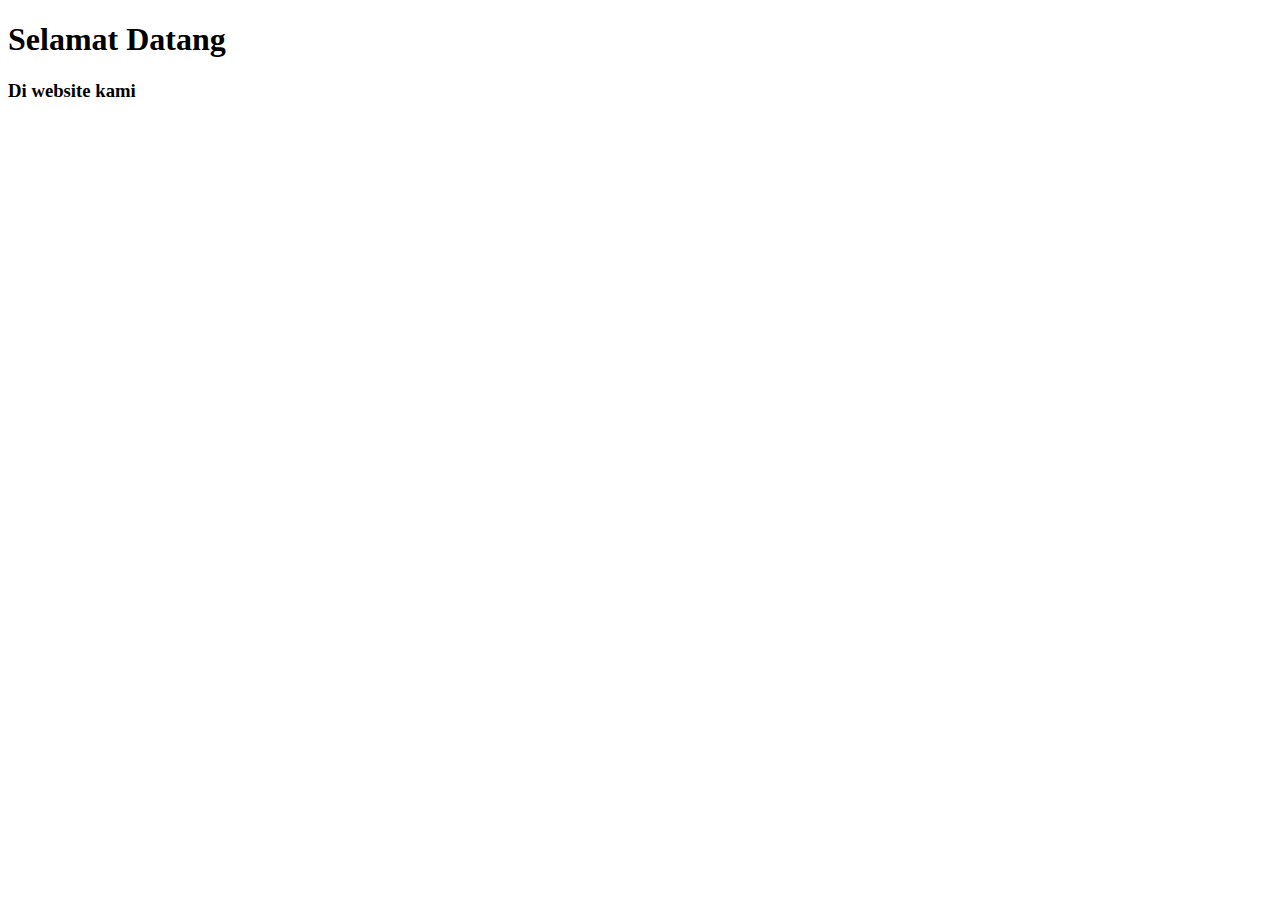
<file: Contoh Latihan HTML/page/home.html>
<!DOCTYPE html>
<html lang="en">
  <head>
    <meta charset="UTF-8" />
    <meta name="viewport" content="width=device-width, initial-scale=1.0" />
    <title>Document</title>
  </head>
  <body>
    <h1>Selamat Datang</h1>
    <h3>Di website kami</h3>
  </body>
</html>
</file>
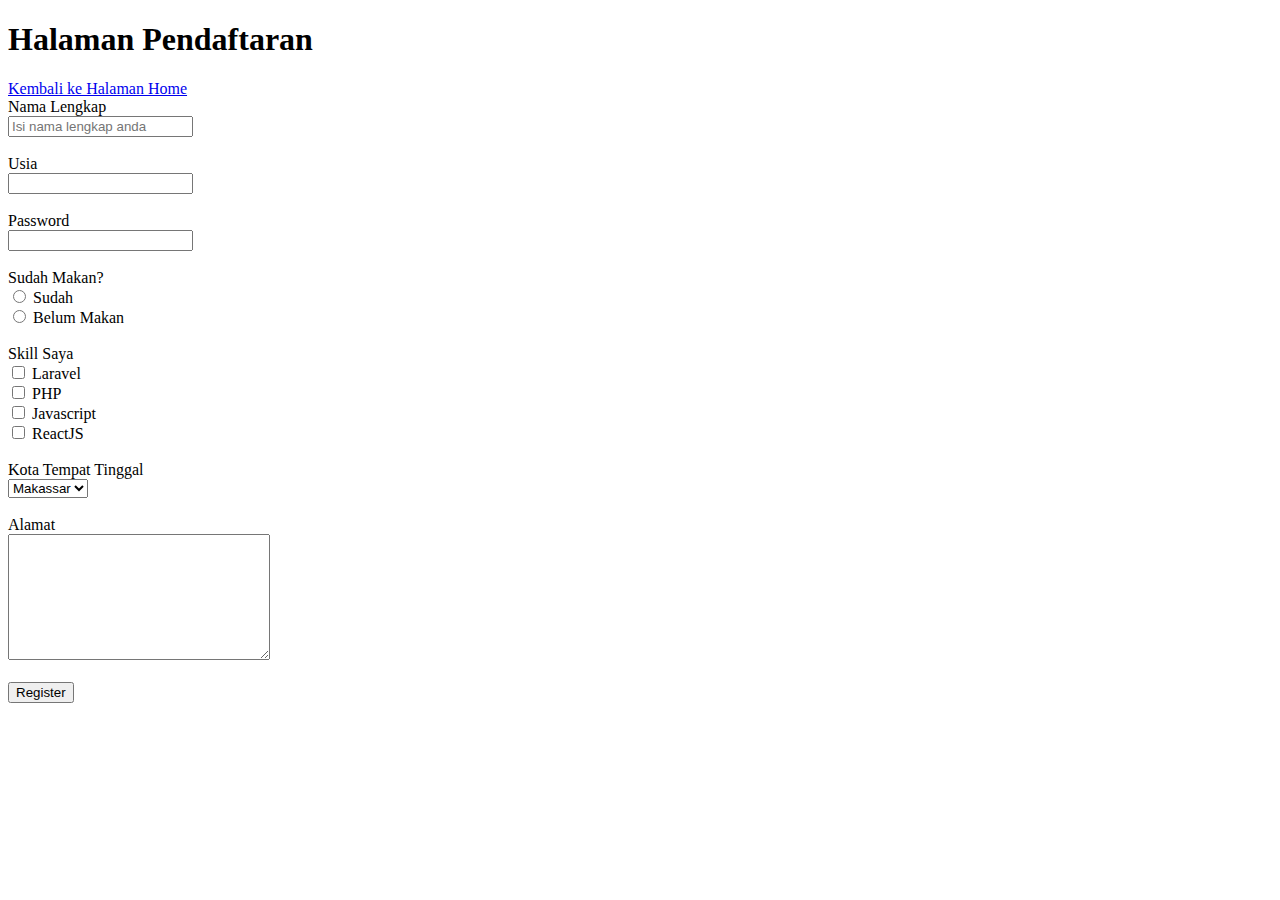
<file: Contoh Latihan HTML/page/pendaftaran.html>
<!DOCTYPE html>
<html lang="en">
  <head>
    <meta charset="UTF-8" />
    <meta name="viewport" content="width=device-width, initial-scale=1.0" />
    <title>Document</title>
  </head>
  <body>
    <h1>Halaman Pendaftaran</h1>
    <a href="../index.html">Kembali ke Halaman Home</a>
    <form action="home.html" method="post">
      <label>Nama Lengkap</label> <br />
      <input
        type="text"
        name="fullname"
        required
        placeholder="Isi nama lengkap anda"
      />
      <br />
      <br />
      <label>Usia</label> <br />
      <input type="number" name="usia" /> <br />
      <br />
      <label>Password</label> <br />
      <input type="password" name="pass" /> <br />
      <br />
      <label>Sudah Makan?</label> <br />
      <input type="radio" name="makan" value="1" /> Sudah <br />
      <input type="radio" name="makan" value="2" /> Belum Makan <br />
      <br />
      <label>Skill Saya</label> <br />
      <input type="checkbox" name="skill" value="1" /> Laravel <br />
      <input type="checkbox" name="skill" value="2" /> PHP <br />
      <input type="checkbox" name="skill" value="3" /> Javascript <br />
      <input type="checkbox" name="skill" value="4" /> ReactJS <br />
      <br />
      <label>Kota Tempat Tinggal</label> <br />
      <select name="kota">
        <option value="1">Makassar</option>
        <option value="2">Jakarta</option>
        <option value="3">Bandung</option>
        <option value="4">Medan</option>
      </select>
      <br />
      <br />
      <label>Alamat</label> <br />
      <textarea name="alamat" id="" cols="30" rows="8"></textarea> <br />
      <br />

      <input type="submit" value="Register" />
    </form>
  </body>
</html>
</file>
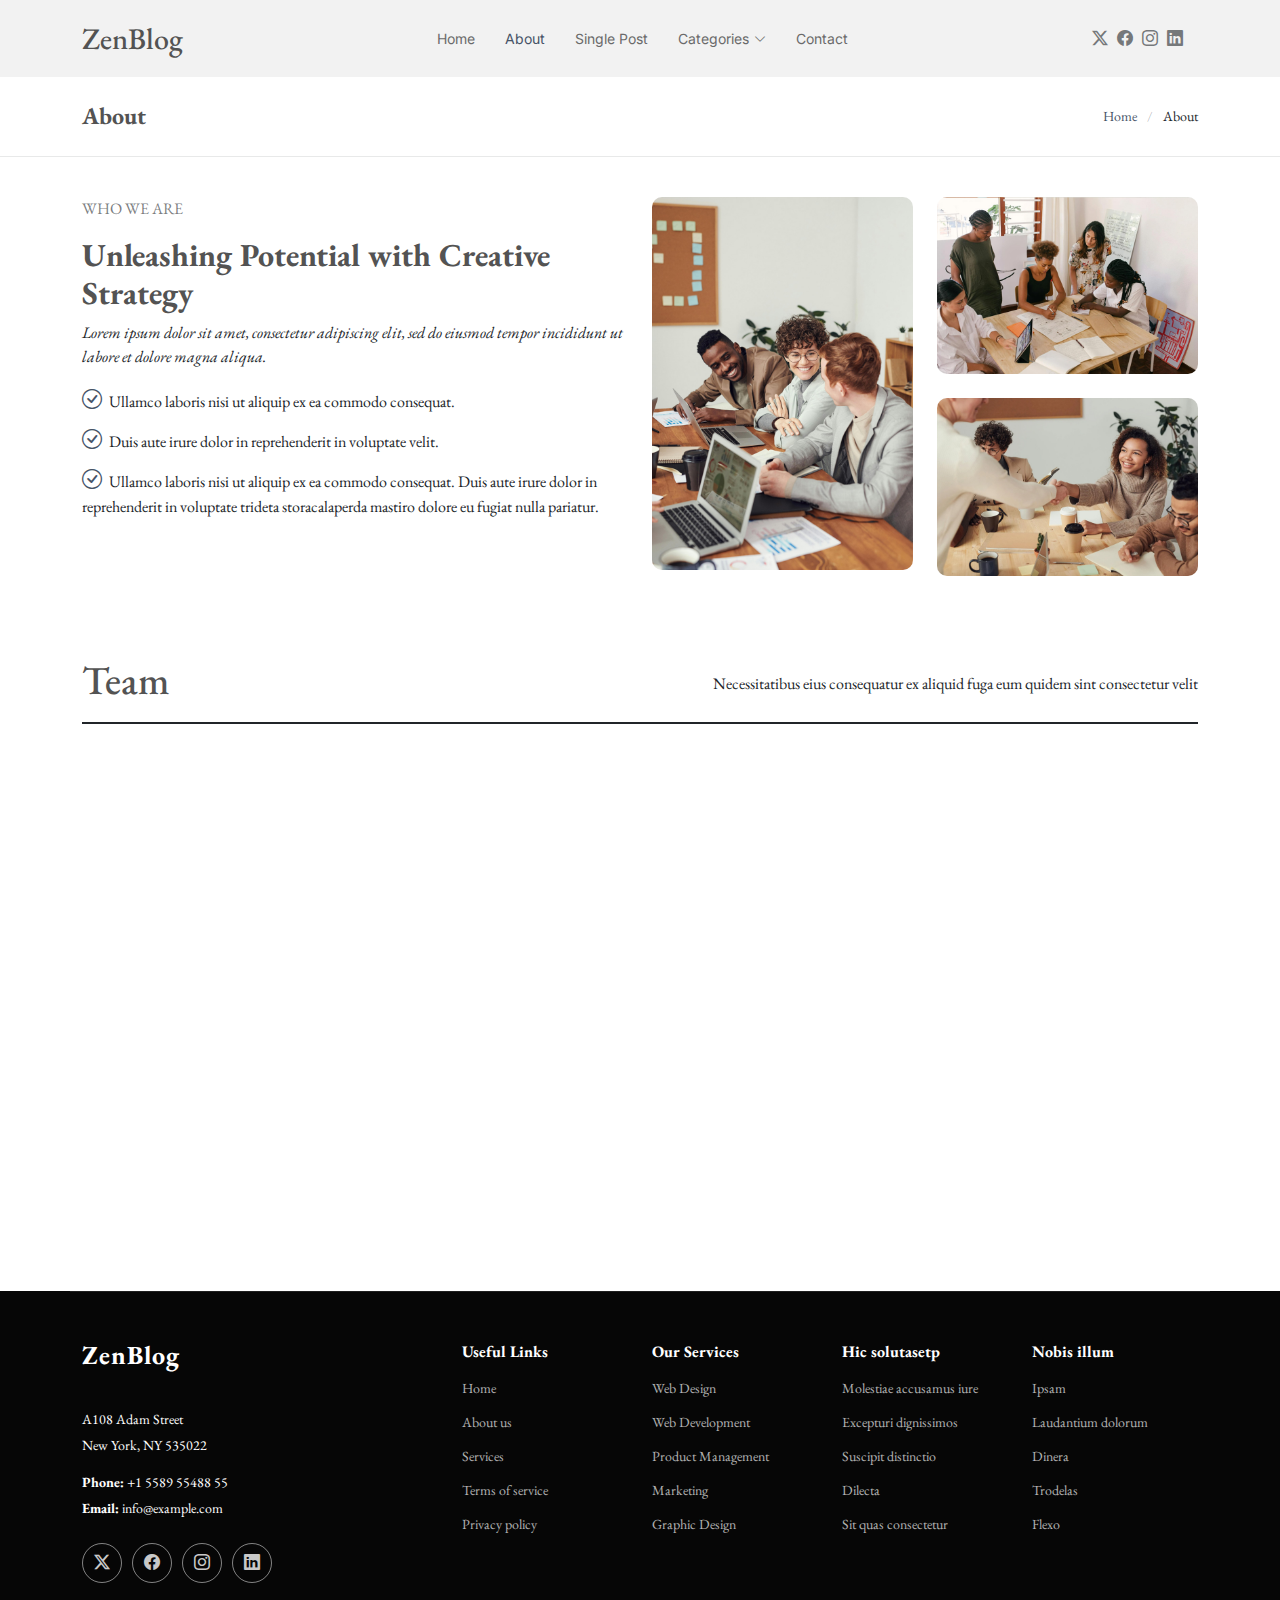
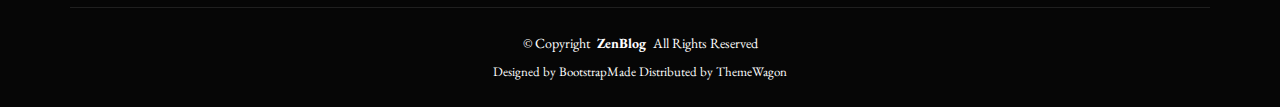
<file: portalNews/public/template/about.html>
<!DOCTYPE html>
<html lang="en">

<head>
  <meta charset="utf-8">
  <meta content="width=device-width, initial-scale=1.0" name="viewport">
  <title>About - ZenBlog Bootstrap Template</title>
  <meta name="description" content="">
  <meta name="keywords" content="">

  <!-- Favicons -->
  <link href="assets/img/favicon.png" rel="icon">
  <link href="assets/img/apple-touch-icon.png" rel="apple-touch-icon">

  <!-- Fonts -->
  <link href="https://fonts.googleapis.com" rel="preconnect">
  <link href="https://fonts.gstatic.com" rel="preconnect" crossorigin>
  <link href="https://fonts.googleapis.com/css2?family=Inter:wght@100;200;300;400;500;600;700;800;900&family=EB+Garamond:ital,wght@0,400;0,500;0,600;0,700;0,800;1,400;1,500;1,600;1,700;1,800&display=swap" rel="stylesheet">

  <!-- Vendor CSS Files -->
  <link href="assets/vendor/bootstrap/css/bootstrap.min.css" rel="stylesheet">
  <link href="assets/vendor/bootstrap-icons/bootstrap-icons.css" rel="stylesheet">
  <link href="assets/vendor/aos/aos.css" rel="stylesheet">
  <link href="assets/vendor/swiper/swiper-bundle.min.css" rel="stylesheet">

  <!-- Main CSS File -->
  <link href="assets/css/main.css" rel="stylesheet">

  <!-- =======================================================
  * Template Name: ZenBlog
  * Template URL: https://bootstrapmade.com/zenblog-bootstrap-blog-template/
  * Updated: Aug 08 2024 with Bootstrap v5.3.3
  * Author: BootstrapMade.com
  * License: https://bootstrapmade.com/license/
  ======================================================== -->
</head>

<body class="about-page">

  <header id="header" class="header d-flex align-items-center sticky-top">
    <div class="container position-relative d-flex align-items-center justify-content-between">

      <a href="index.html" class="logo d-flex align-items-center me-auto me-xl-0">
        <!-- Uncomment the line below if you also wish to use an image logo -->
        <!-- <img src="assets/img/logo.png" alt=""> -->
        <h1 class="sitename">ZenBlog</h1>
      </a>

      <nav id="navmenu" class="navmenu">
        <ul>
          <li><a href="index.html">Home</a></li>
          <li><a href="about.html" class="active">About</a></li>
          <li><a href="single-post.html">Single Post</a></li>
          <li class="dropdown"><a href="#"><span>Categories</span> <i class="bi bi-chevron-down toggle-dropdown"></i></a>
            <ul>
              <li><a href="category.html">Category 1</a></li>
              <li class="dropdown"><a href="#"><span>Deep Dropdown</span> <i class="bi bi-chevron-down toggle-dropdown"></i></a>
                <ul>
                  <li><a href="#">Deep Dropdown 1</a></li>
                  <li><a href="#">Deep Dropdown 2</a></li>
                  <li><a href="#">Deep Dropdown 3</a></li>
                  <li><a href="#">Deep Dropdown 4</a></li>
                  <li><a href="#">Deep Dropdown 5</a></li>
                </ul>
              </li>
              <li><a href="category.html">Category 2</a></li>
              <li><a href="category.html">Category 3</a></li>
              <li><a href="category.html">Category 4</a></li>
            </ul>
          </li>
          <li><a href="contact.html">Contact</a></li>
        </ul>
        <i class="mobile-nav-toggle d-xl-none bi bi-list"></i>
      </nav>

      <div class="header-social-links">
        <a href="#" class="twitter"><i class="bi bi-twitter-x"></i></a>
        <a href="#" class="facebook"><i class="bi bi-facebook"></i></a>
        <a href="#" class="instagram"><i class="bi bi-instagram"></i></a>
        <a href="#" class="linkedin"><i class="bi bi-linkedin"></i></a>
      </div>

    </div>
  </header>

  <main class="main">

    <!-- Page Title -->
    <div class="page-title">
      <div class="container d-lg-flex justify-content-between align-items-center">
        <h1 class="mb-2 mb-lg-0">About</h1>
        <nav class="breadcrumbs">
          <ol>
            <li><a href="index.html">Home</a></li>
            <li class="current">About</li>
          </ol>
        </nav>
      </div>
    </div><!-- End Page Title -->

    <!-- About Section -->
    <section id="about" class="about section">

      <div class="container">

        <div class="row gy-4">

          <div class="col-lg-6 content" data-aos="fade-up" data-aos-delay="100">
            <p class="who-we-are">Who We Are</p>
            <h3>Unleashing Potential with Creative Strategy</h3>
            <p class="fst-italic">
              Lorem ipsum dolor sit amet, consectetur adipiscing elit, sed do eiusmod tempor incididunt ut labore et dolore
              magna aliqua.
            </p>
            <ul>
              <li><i class="bi bi-check-circle"></i> <span>Ullamco laboris nisi ut aliquip ex ea commodo consequat.</span></li>
              <li><i class="bi bi-check-circle"></i> <span>Duis aute irure dolor in reprehenderit in voluptate velit.</span></li>
              <li><i class="bi bi-check-circle"></i> <span>Ullamco laboris nisi ut aliquip ex ea commodo consequat. Duis aute irure dolor in reprehenderit in voluptate trideta storacalaperda mastiro dolore eu fugiat nulla pariatur.</span></li>
            </ul>
          </div>

          <div class="col-lg-6 about-images" data-aos="fade-up" data-aos-delay="200">
            <div class="row gy-4">
              <div class="col-lg-6">
                <img src="assets/img/about-company-1.jpg" class="img-fluid" alt="">
              </div>
              <div class="col-lg-6">
                <div class="row gy-4">
                  <div class="col-lg-12">
                    <img src="assets/img/about-company-2.jpg" class="img-fluid" alt="">
                  </div>
                  <div class="col-lg-12">
                    <img src="assets/img/about-company-3.jpg" class="img-fluid" alt="">
                  </div>
                </div>
              </div>
            </div>

          </div>

        </div>

      </div>
    </section><!-- /About Section -->

    <!-- Team Section -->
    <section id="team" class="team section">

      <!-- Section Title -->
      <div class="container section-title" data-aos="fade-up">
        <div class="section-title-container d-flex align-items-center justify-content-between">
          <h2>Team</h2>
          <p>Necessitatibus eius consequatur ex aliquid fuga eum quidem sint consectetur velit</p>
        </div>
      </div><!-- End Section Title -->

      <div class="container">

        <div class="row gy-4">

          <div class="col-lg-6" data-aos="fade-up" data-aos-delay="100">
            <div class="team-member d-flex align-items-start">
              <div class="pic"><img src="assets/img/team/team-1.jpg" class="img-fluid" alt=""></div>
              <div class="member-info">
                <h4>Walter White</h4>
                <span>Chief Executive Officer</span>
                <p>Explicabo voluptatem mollitia et repellat qui dolorum quasi</p>
                <div class="social">
                  <a href=""><i class="bi bi-twitter-x"></i></a>
                  <a href=""><i class="bi bi-facebook"></i></a>
                  <a href=""><i class="bi bi-instagram"></i></a>
                  <a href=""> <i class="bi bi-linkedin"></i> </a>
                </div>
              </div>
            </div>
          </div><!-- End Team Member -->

          <div class="col-lg-6" data-aos="fade-up" data-aos-delay="200">
            <div class="team-member d-flex align-items-start">
              <div class="pic"><img src="assets/img/team/team-2.jpg" class="img-fluid" alt=""></div>
              <div class="member-info">
                <h4>Sarah Jhonson</h4>
                <span>Product Manager</span>
                <p>Aut maiores voluptates amet et quis praesentium qui senda para</p>
                <div class="social">
                  <a href=""><i class="bi bi-twitter-x"></i></a>
                  <a href=""><i class="bi bi-facebook"></i></a>
                  <a href=""><i class="bi bi-instagram"></i></a>
                  <a href=""> <i class="bi bi-linkedin"></i> </a>
                </div>
              </div>
            </div>
          </div><!-- End Team Member -->

          <div class="col-lg-6" data-aos="fade-up" data-aos-delay="300">
            <div class="team-member d-flex align-items-start">
              <div class="pic"><img src="assets/img/team/team-3.jpg" class="img-fluid" alt=""></div>
              <div class="member-info">
                <h4>William Anderson</h4>
                <span>CTO</span>
                <p>Quisquam facilis cum velit laborum corrupti fuga rerum quia</p>
                <div class="social">
                  <a href=""><i class="bi bi-twitter-x"></i></a>
                  <a href=""><i class="bi bi-facebook"></i></a>
                  <a href=""><i class="bi bi-instagram"></i></a>
                  <a href=""> <i class="bi bi-linkedin"></i> </a>
                </div>
              </div>
            </div>
          </div><!-- End Team Member -->

          <div class="col-lg-6" data-aos="fade-up" data-aos-delay="400">
            <div class="team-member d-flex align-items-start">
              <div class="pic"><img src="assets/img/team/team-4.jpg" class="img-fluid" alt=""></div>
              <div class="member-info">
                <h4>Amanda Jepson</h4>
                <span>Accountant</span>
                <p>Dolorum tempora officiis odit laborum officiis et et accusamus</p>
                <div class="social">
                  <a href=""><i class="bi bi-twitter-x"></i></a>
                  <a href=""><i class="bi bi-facebook"></i></a>
                  <a href=""><i class="bi bi-instagram"></i></a>
                  <a href=""> <i class="bi bi-linkedin"></i> </a>
                </div>
              </div>
            </div>
          </div><!-- End Team Member -->

        </div>

      </div>

    </section><!-- /Team Section -->

  </main>

  <footer id="footer" class="footer dark-background">

    <div class="container footer-top">
      <div class="row gy-4">
        <div class="col-lg-4 col-md-6 footer-about">
          <a href="index.html" class="logo d-flex align-items-center">
            <span class="sitename">ZenBlog</span>
          </a>
          <div class="footer-contact pt-3">
            <p>A108 Adam Street</p>
            <p>New York, NY 535022</p>
            <p class="mt-3"><strong>Phone:</strong> <span>+1 5589 55488 55</span></p>
            <p><strong>Email:</strong> <span>info@example.com</span></p>
          </div>
          <div class="social-links d-flex mt-4">
            <a href=""><i class="bi bi-twitter-x"></i></a>
            <a href=""><i class="bi bi-facebook"></i></a>
            <a href=""><i class="bi bi-instagram"></i></a>
            <a href=""><i class="bi bi-linkedin"></i></a>
          </div>
        </div>

        <div class="col-lg-2 col-md-3 footer-links">
          <h4>Useful Links</h4>
          <ul>
            <li><a href="#">Home</a></li>
            <li><a href="#">About us</a></li>
            <li><a href="#">Services</a></li>
            <li><a href="#">Terms of service</a></li>
            <li><a href="#">Privacy policy</a></li>
          </ul>
        </div>

        <div class="col-lg-2 col-md-3 footer-links">
          <h4>Our Services</h4>
          <ul>
            <li><a href="#">Web Design</a></li>
            <li><a href="#">Web Development</a></li>
            <li><a href="#">Product Management</a></li>
            <li><a href="#">Marketing</a></li>
            <li><a href="#">Graphic Design</a></li>
          </ul>
        </div>

        <div class="col-lg-2 col-md-3 footer-links">
          <h4>Hic solutasetp</h4>
          <ul>
            <li><a href="#">Molestiae accusamus iure</a></li>
            <li><a href="#">Excepturi dignissimos</a></li>
            <li><a href="#">Suscipit distinctio</a></li>
            <li><a href="#">Dilecta</a></li>
            <li><a href="#">Sit quas consectetur</a></li>
          </ul>
        </div>

        <div class="col-lg-2 col-md-3 footer-links">
          <h4>Nobis illum</h4>
          <ul>
            <li><a href="#">Ipsam</a></li>
            <li><a href="#">Laudantium dolorum</a></li>
            <li><a href="#">Dinera</a></li>
            <li><a href="#">Trodelas</a></li>
            <li><a href="#">Flexo</a></li>
          </ul>
        </div>

      </div>
    </div>

    <div class="container copyright text-center mt-4">
      <p>© <span>Copyright</span> <strong class="px-1 sitename">ZenBlog</strong> <span>All Rights Reserved</span></p>
      <div class="credits">
        <!-- All the links in the footer should remain intact. -->
        <!-- You can delete the links only if you've purchased the pro version. -->
        <!-- Licensing information: https://bootstrapmade.com/license/ -->
        <!-- Purchase the pro version with working PHP/AJAX contact form: [buy-url] -->
        Designed by <a href="https://bootstrapmade.com/">BootstrapMade</a> Distributed by <a href=“https://themewagon.com>ThemeWagon
      </div>
    </div>

  </footer>

  <!-- Scroll Top -->
  <a href="#" id="scroll-top" class="scroll-top d-flex align-items-center justify-content-center"><i class="bi bi-arrow-up-short"></i></a>

  <!-- Preloader -->
  <div id="preloader"></div>

  <!-- Vendor JS Files -->
  <script src="assets/vendor/bootstrap/js/bootstrap.bundle.min.js"></script>
  <script src="assets/vendor/php-email-form/validate.js"></script>
  <script src="assets/vendor/aos/aos.js"></script>
  <script src="assets/vendor/swiper/swiper-bundle.min.js"></script>

  <!-- Main JS File -->
  <script src="assets/js/main.js"></script>

</body>

</html>
</file>
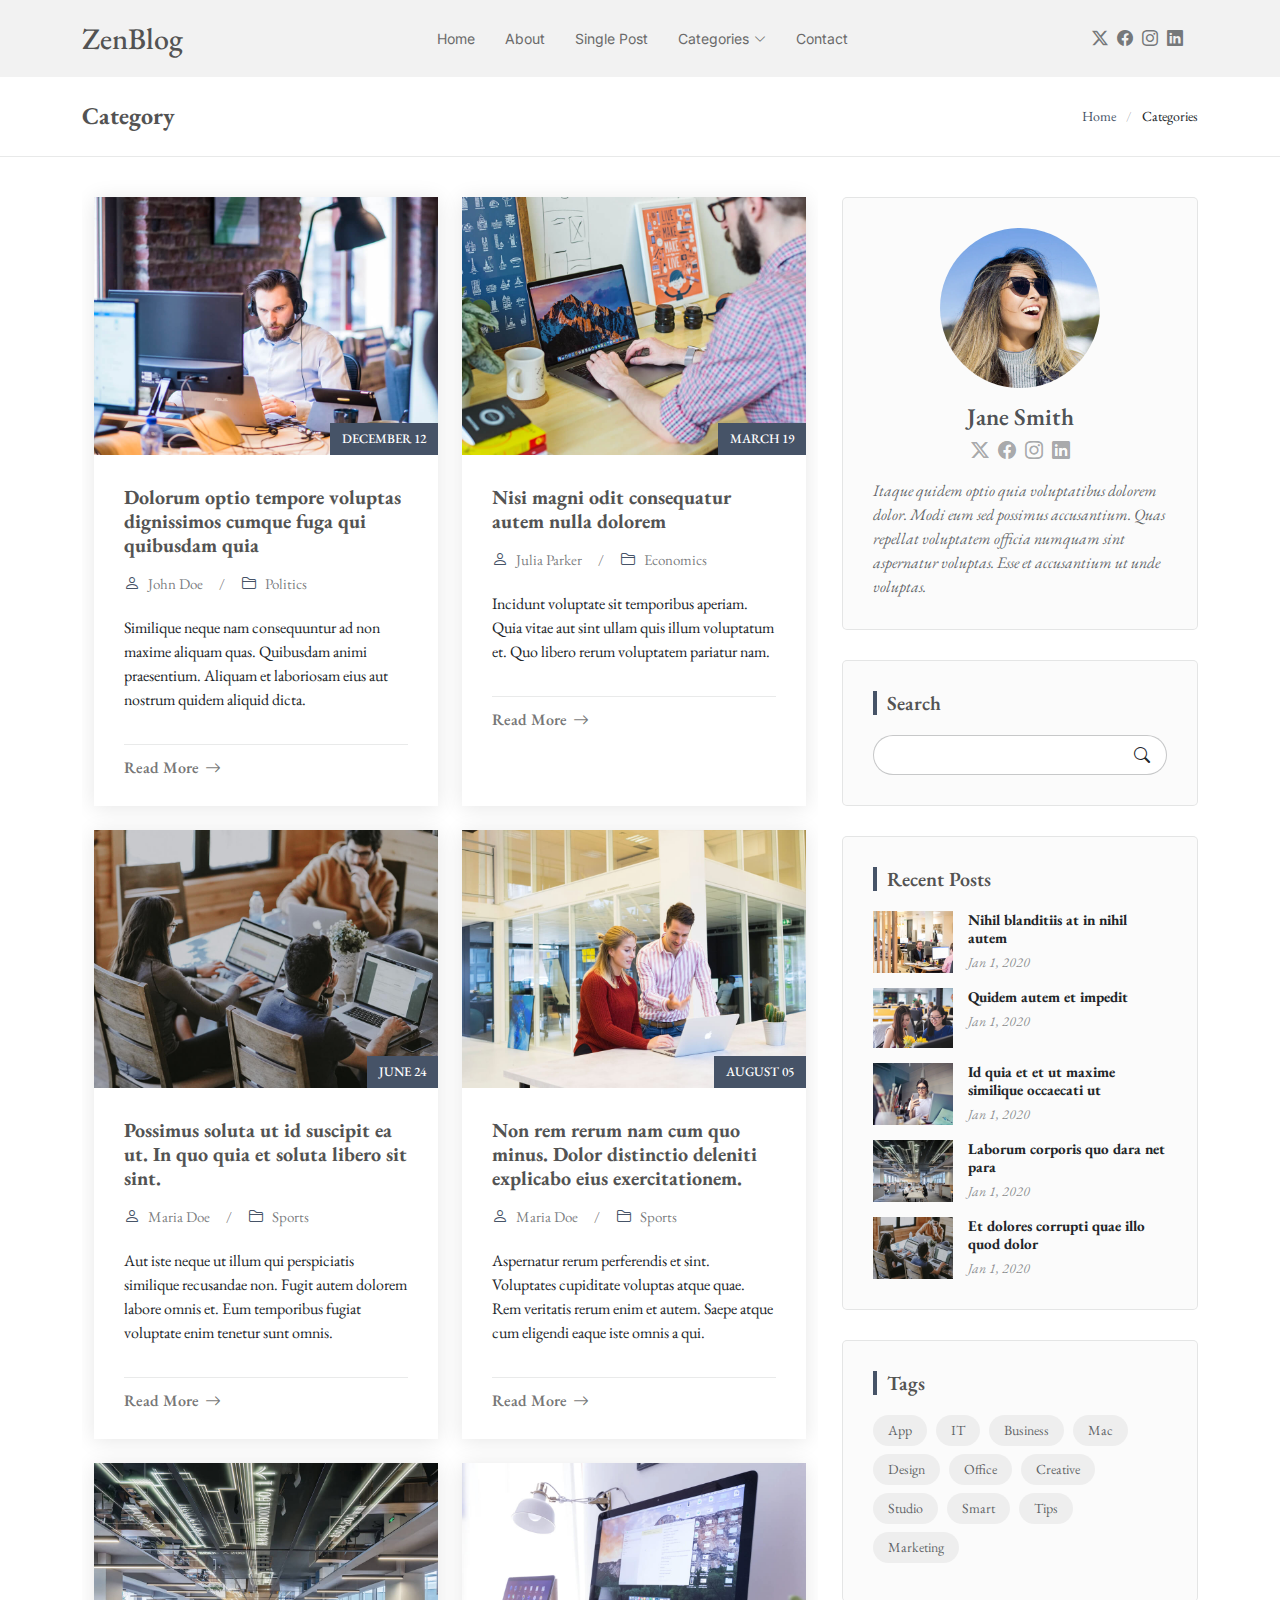
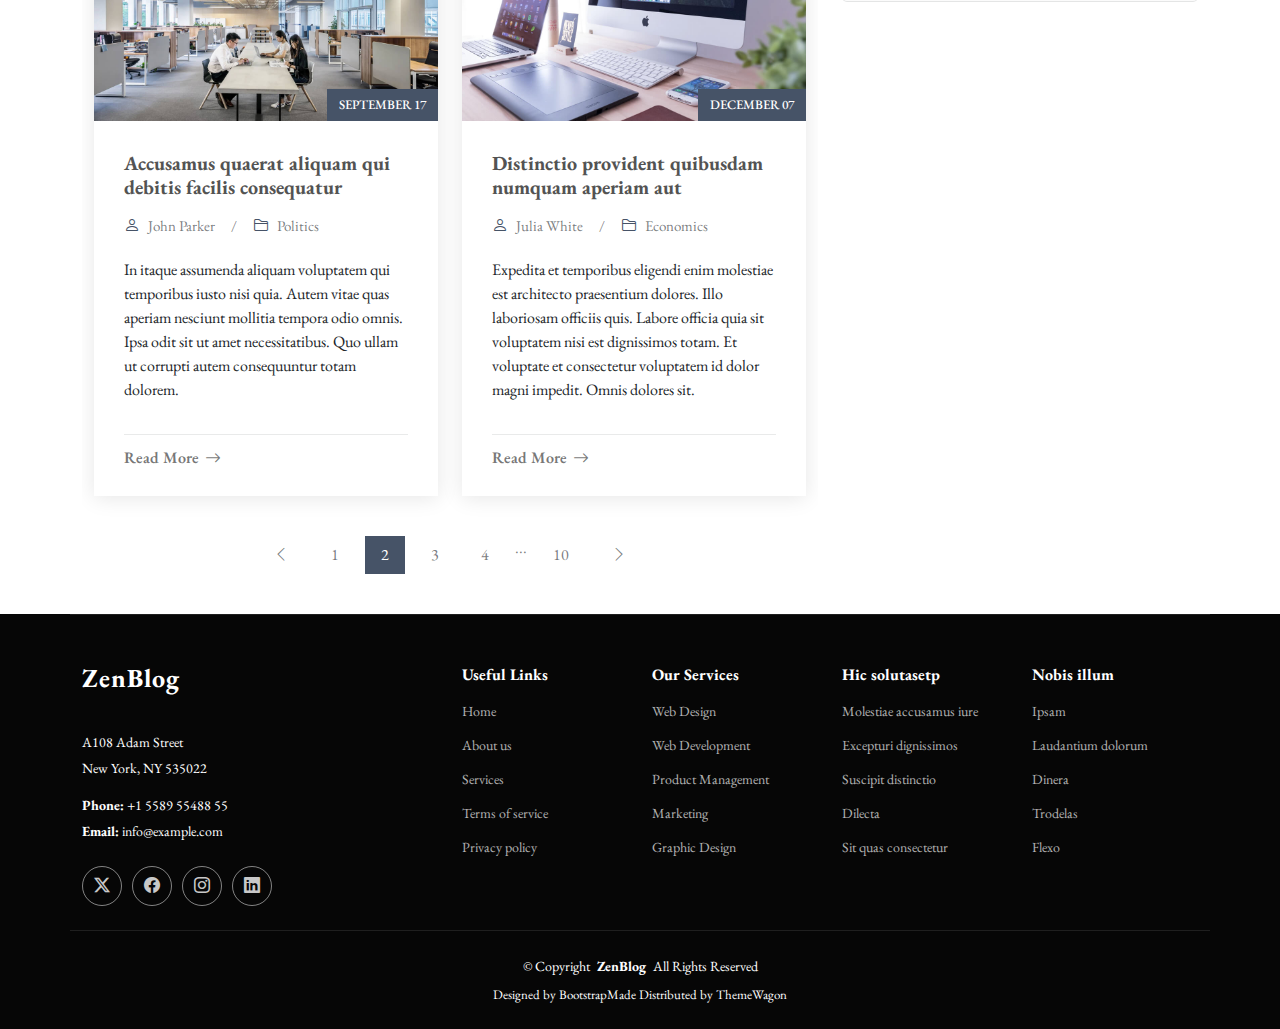
<file: portalNews/public/template/category.html>
<!DOCTYPE html>
<html lang="en">

<head>
  <meta charset="utf-8">
  <meta content="width=device-width, initial-scale=1.0" name="viewport">
  <title>Category - ZenBlog Bootstrap Template</title>
  <meta name="description" content="">
  <meta name="keywords" content="">

  <!-- Favicons -->
  <link href="assets/img/favicon.png" rel="icon">
  <link href="assets/img/apple-touch-icon.png" rel="apple-touch-icon">

  <!-- Fonts -->
  <link href="https://fonts.googleapis.com" rel="preconnect">
  <link href="https://fonts.gstatic.com" rel="preconnect" crossorigin>
  <link href="https://fonts.googleapis.com/css2?family=Inter:wght@100;200;300;400;500;600;700;800;900&family=EB+Garamond:ital,wght@0,400;0,500;0,600;0,700;0,800;1,400;1,500;1,600;1,700;1,800&display=swap" rel="stylesheet">

  <!-- Vendor CSS Files -->
  <link href="assets/vendor/bootstrap/css/bootstrap.min.css" rel="stylesheet">
  <link href="assets/vendor/bootstrap-icons/bootstrap-icons.css" rel="stylesheet">
  <link href="assets/vendor/aos/aos.css" rel="stylesheet">
  <link href="assets/vendor/swiper/swiper-bundle.min.css" rel="stylesheet">

  <!-- Main CSS File -->
  <link href="assets/css/main.css" rel="stylesheet">

  <!-- =======================================================
  * Template Name: ZenBlog
  * Template URL: https://bootstrapmade.com/zenblog-bootstrap-blog-template/
  * Updated: Aug 08 2024 with Bootstrap v5.3.3
  * Author: BootstrapMade.com
  * License: https://bootstrapmade.com/license/
  ======================================================== -->
</head>

<body class="category-page">

  <header id="header" class="header d-flex align-items-center sticky-top">
    <div class="container position-relative d-flex align-items-center justify-content-between">

      <a href="index.html" class="logo d-flex align-items-center me-auto me-xl-0">
        <!-- Uncomment the line below if you also wish to use an image logo -->
        <!-- <img src="assets/img/logo.png" alt=""> -->
        <h1 class="sitename">ZenBlog</h1>
      </a>

      <nav id="navmenu" class="navmenu">
        <ul>
          <li><a href="index.html">Home</a></li>
          <li><a href="about.html">About</a></li>
          <li><a href="single-post.html">Single Post</a></li>
          <li class="dropdown"><a href="#"><span>Categories</span> <i class="bi bi-chevron-down toggle-dropdown"></i></a>
            <ul>
              <li><a href="category.html" class="active">Category 1</a></li>
              <li class="dropdown"><a href="#"><span>Deep Dropdown</span> <i class="bi bi-chevron-down toggle-dropdown"></i></a>
                <ul>
                  <li><a href="#">Deep Dropdown 1</a></li>
                  <li><a href="#">Deep Dropdown 2</a></li>
                  <li><a href="#">Deep Dropdown 3</a></li>
                  <li><a href="#">Deep Dropdown 4</a></li>
                  <li><a href="#">Deep Dropdown 5</a></li>
                </ul>
              </li>
              <li><a href="category.html" class="active">Category 2</a></li>
              <li><a href="category.html" class="active">Category 3</a></li>
              <li><a href="category.html" class="active">Category 4</a></li>
            </ul>
          </li>
          <li><a href="contact.html">Contact</a></li>
        </ul>
        <i class="mobile-nav-toggle d-xl-none bi bi-list"></i>
      </nav>

      <div class="header-social-links">
        <a href="#" class="twitter"><i class="bi bi-twitter-x"></i></a>
        <a href="#" class="facebook"><i class="bi bi-facebook"></i></a>
        <a href="#" class="instagram"><i class="bi bi-instagram"></i></a>
        <a href="#" class="linkedin"><i class="bi bi-linkedin"></i></a>
      </div>

    </div>
  </header>

  <main class="main">

    <!-- Page Title -->
    <div class="page-title position-relative">
      <div class="container d-lg-flex justify-content-between align-items-center">
        <h1 class="mb-2 mb-lg-0">Category</h1>
        <nav class="breadcrumbs">
          <ol>
            <li><a href="index.html">Home</a></li>
            <li class="current">Categories</li>
          </ol>
        </nav>
      </div>
    </div><!-- End Page Title -->

    <div class="container">
      <div class="row">

        <div class="col-lg-8">

          <!-- Blog Posts Section -->
          <section id="blog-posts" class="blog-posts section">

            <div class="container">
              <div class="row gy-4">

                <div class="col-lg-6">
                  <article class="position-relative h-100">

                    <div class="post-img position-relative overflow-hidden">
                      <img src="assets/img/blog/blog-1.jpg" class="img-fluid" alt="">
                      <span class="post-date">December 12</span>
                    </div>

                    <div class="post-content d-flex flex-column">

                      <h3 class="post-title">Dolorum optio tempore voluptas dignissimos cumque fuga qui quibusdam quia</h3>

                      <div class="meta d-flex align-items-center">
                        <div class="d-flex align-items-center">
                          <i class="bi bi-person"></i> <span class="ps-2">John Doe</span>
                        </div>
                        <span class="px-3 text-black-50">/</span>
                        <div class="d-flex align-items-center">
                          <i class="bi bi-folder2"></i> <span class="ps-2">Politics</span>
                        </div>
                      </div>

                      <p>
                        Similique neque nam consequuntur ad non maxime aliquam quas. Quibusdam animi praesentium. Aliquam et laboriosam eius aut nostrum quidem aliquid dicta.
                      </p>

                      <hr>

                      <a href="blog-details.html" class="readmore stretched-link"><span>Read More</span><i class="bi bi-arrow-right"></i></a>

                    </div>

                  </article>
                </div><!-- End post list item -->

                <div class="col-lg-6">
                  <article class="position-relative h-100">

                    <div class="post-img position-relative overflow-hidden">
                      <img src="assets/img/blog/blog-2.jpg" class="img-fluid" alt="">
                      <span class="post-date">March 19</span>
                    </div>

                    <div class="post-content d-flex flex-column">

                      <h3 class="post-title">Nisi magni odit consequatur autem nulla dolorem</h3>

                      <div class="meta d-flex align-items-center">
                        <div class="d-flex align-items-center">
                          <i class="bi bi-person"></i> <span class="ps-2">Julia Parker</span>
                        </div>
                        <span class="px-3 text-black-50">/</span>
                        <div class="d-flex align-items-center">
                          <i class="bi bi-folder2"></i> <span class="ps-2">Economics</span>
                        </div>
                      </div>

                      <p>
                        Incidunt voluptate sit temporibus aperiam. Quia vitae aut sint ullam quis illum voluptatum et. Quo libero rerum voluptatem pariatur nam.
                      </p>

                      <hr>

                      <a href="blog-details.html" class="readmore stretched-link"><span>Read More</span><i class="bi bi-arrow-right"></i></a>

                    </div>

                  </article>
                </div><!-- End post list item -->

                <div class="col-lg-6">
                  <article class="position-relative h-100">

                    <div class="post-img position-relative overflow-hidden">
                      <img src="assets/img/blog/blog-3.jpg" class="img-fluid" alt="">
                      <span class="post-date">June 24</span>
                    </div>

                    <div class="post-content d-flex flex-column">

                      <h3 class="post-title">Possimus soluta ut id suscipit ea ut. In quo quia et soluta libero sit sint.</h3>

                      <div class="meta d-flex align-items-center">
                        <div class="d-flex align-items-center">
                          <i class="bi bi-person"></i> <span class="ps-2">Maria Doe</span>
                        </div>
                        <span class="px-3 text-black-50">/</span>
                        <div class="d-flex align-items-center">
                          <i class="bi bi-folder2"></i> <span class="ps-2">Sports</span>
                        </div>
                      </div>

                      <p>
                        Aut iste neque ut illum qui perspiciatis similique recusandae non. Fugit autem dolorem labore omnis et. Eum temporibus fugiat voluptate enim tenetur sunt omnis.
                      </p>

                      <hr>

                      <a href="blog-details.html" class="readmore stretched-link"><span>Read More</span><i class="bi bi-arrow-right"></i></a>

                    </div>

                  </article>
                </div><!-- End post list item -->

                <div class="col-lg-6">
                  <article class="position-relative h-100">

                    <div class="post-img position-relative overflow-hidden">
                      <img src="assets/img/blog/blog-4.jpg" class="img-fluid" alt="">
                      <span class="post-date">August 05</span>
                    </div>

                    <div class="post-content d-flex flex-column">

                      <h3 class="post-title">Non rem rerum nam cum quo minus. Dolor distinctio deleniti explicabo eius exercitationem.</h3>

                      <div class="meta d-flex align-items-center">
                        <div class="d-flex align-items-center">
                          <i class="bi bi-person"></i> <span class="ps-2">Maria Doe</span>
                        </div>
                        <span class="px-3 text-black-50">/</span>
                        <div class="d-flex align-items-center">
                          <i class="bi bi-folder2"></i> <span class="ps-2">Sports</span>
                        </div>
                      </div>

                      <p>
                        Aspernatur rerum perferendis et sint. Voluptates cupiditate voluptas atque quae. Rem veritatis rerum enim et autem. Saepe atque cum eligendi eaque iste omnis a qui.
                      </p>

                      <hr>

                      <a href="blog-details.html" class="readmore stretched-link"><span>Read More</span><i class="bi bi-arrow-right"></i></a>

                    </div>

                  </article>
                </div><!-- End post list item -->

                <div class="col-lg-6">
                  <article class="position-relative h-100">

                    <div class="post-img position-relative overflow-hidden">
                      <img src="assets/img/blog/blog-5.jpg" class="img-fluid" alt="">
                      <span class="post-date">September 17</span>
                    </div>

                    <div class="post-content d-flex flex-column">

                      <h3 class="post-title">Accusamus quaerat aliquam qui debitis facilis consequatur</h3>

                      <div class="meta d-flex align-items-center">
                        <div class="d-flex align-items-center">
                          <i class="bi bi-person"></i> <span class="ps-2">John Parker</span>
                        </div>
                        <span class="px-3 text-black-50">/</span>
                        <div class="d-flex align-items-center">
                          <i class="bi bi-folder2"></i> <span class="ps-2">Politics</span>
                        </div>
                      </div>

                      <p>
                        In itaque assumenda aliquam voluptatem qui temporibus iusto nisi quia. Autem vitae quas aperiam nesciunt mollitia tempora odio omnis. Ipsa odit sit ut amet necessitatibus. Quo ullam ut corrupti autem consequuntur totam dolorem.
                      </p>

                      <hr>

                      <a href="blog-details.html" class="readmore stretched-link"><span>Read More</span><i class="bi bi-arrow-right"></i></a>

                    </div>

                  </article>
                </div><!-- End post list item -->

                <div class="col-lg-6">
                  <article class="position-relative h-100">

                    <div class="post-img position-relative overflow-hidden">
                      <img src="assets/img/blog/blog-6.jpg" class="img-fluid" alt="">
                      <span class="post-date">December 07</span>
                    </div>

                    <div class="post-content d-flex flex-column">

                      <h3 class="post-title">Distinctio provident quibusdam numquam aperiam aut</h3>

                      <div class="meta d-flex align-items-center">
                        <div class="d-flex align-items-center">
                          <i class="bi bi-person"></i> <span class="ps-2">Julia White</span>
                        </div>
                        <span class="px-3 text-black-50">/</span>
                        <div class="d-flex align-items-center">
                          <i class="bi bi-folder2"></i> <span class="ps-2">Economics</span>
                        </div>
                      </div>

                      <p>
                        Expedita et temporibus eligendi enim molestiae est architecto praesentium dolores. Illo laboriosam officiis quis. Labore officia quia sit voluptatem nisi est dignissimos totam. Et voluptate et consectetur voluptatem id dolor magni impedit. Omnis dolores sit.
                      </p>

                      <hr>

                      <a href="blog-details.html" class="readmore stretched-link"><span>Read More</span><i class="bi bi-arrow-right"></i></a>

                    </div>

                  </article>
                </div><!-- End post list item -->

              </div>
            </div>

          </section><!-- /Blog Posts Section -->

          <!-- Blog Pagination Section -->
          <section id="blog-pagination" class="blog-pagination section">

            <div class="container">
              <div class="d-flex justify-content-center">
                <ul>
                  <li><a href="#"><i class="bi bi-chevron-left"></i></a></li>
                  <li><a href="#">1</a></li>
                  <li><a href="#" class="active">2</a></li>
                  <li><a href="#">3</a></li>
                  <li><a href="#">4</a></li>
                  <li>...</li>
                  <li><a href="#">10</a></li>
                  <li><a href="#"><i class="bi bi-chevron-right"></i></a></li>
                </ul>
              </div>
            </div>

          </section><!-- /Blog Pagination Section -->

        </div>

        <div class="col-lg-4 sidebar">

          <div class="widgets-container">

            <!-- Blog Author Widget 2 -->
            <div class="blog-author-widget-2 widget-item">

              <div class="d-flex flex-column align-items-center">
                <img src="assets/img/blog/blog-author.jpg" class="rounded-circle flex-shrink-0" alt="">
                <h4>Jane Smith</h4>
                <div class="social-links">
                  <a href="https://x.com/#"><i class="bi bi-twitter-x"></i></a>
                  <a href="https://facebook.com/#"><i class="bi bi-facebook"></i></a>
                  <a href="https://instagram.com/#"><i class="biu bi-instagram"></i></a>
                  <a href="https://instagram.com/#"><i class="biu bi-linkedin"></i></a>
                </div>

                <p>
                  Itaque quidem optio quia voluptatibus dolorem dolor. Modi eum sed possimus accusantium. Quas repellat voluptatem officia numquam sint aspernatur voluptas. Esse et accusantium ut unde voluptas.
                </p>

              </div>
            </div><!--/Blog Author Widget 2 -->

            <!-- Search Widget -->
            <div class="search-widget widget-item">

              <h3 class="widget-title">Search</h3>
              <form action="">
                <input type="text">
                <button type="submit" title="Search"><i class="bi bi-search"></i></button>
              </form>

            </div><!--/Search Widget -->

            <!-- Recent Posts Widget -->
            <div class="recent-posts-widget widget-item">

              <h3 class="widget-title">Recent Posts</h3>

              <div class="post-item">
                <img src="assets/img/blog/blog-recent-1.jpg" alt="" class="flex-shrink-0">
                <div>
                  <h4><a href="blog-details.html">Nihil blanditiis at in nihil autem</a></h4>
                  <time datetime="2020-01-01">Jan 1, 2020</time>
                </div>
              </div><!-- End recent post item-->

              <div class="post-item">
                <img src="assets/img/blog/blog-recent-2.jpg" alt="" class="flex-shrink-0">
                <div>
                  <h4><a href="blog-details.html">Quidem autem et impedit</a></h4>
                  <time datetime="2020-01-01">Jan 1, 2020</time>
                </div>
              </div><!-- End recent post item-->

              <div class="post-item">
                <img src="assets/img/blog/blog-recent-3.jpg" alt="" class="flex-shrink-0">
                <div>
                  <h4><a href="blog-details.html">Id quia et et ut maxime similique occaecati ut</a></h4>
                  <time datetime="2020-01-01">Jan 1, 2020</time>
                </div>
              </div><!-- End recent post item-->

              <div class="post-item">
                <img src="assets/img/blog/blog-recent-4.jpg" alt="" class="flex-shrink-0">
                <div>
                  <h4><a href="blog-details.html">Laborum corporis quo dara net para</a></h4>
                  <time datetime="2020-01-01">Jan 1, 2020</time>
                </div>
              </div><!-- End recent post item-->

              <div class="post-item">
                <img src="assets/img/blog/blog-recent-5.jpg" alt="" class="flex-shrink-0">
                <div>
                  <h4><a href="blog-details.html">Et dolores corrupti quae illo quod dolor</a></h4>
                  <time datetime="2020-01-01">Jan 1, 2020</time>
                </div>
              </div><!-- End recent post item-->

            </div><!--/Recent Posts Widget -->

            <!-- Tags Widget -->
            <div class="tags-widget widget-item">

              <h3 class="widget-title">Tags</h3>
              <ul>
                <li><a href="#">App</a></li>
                <li><a href="#">IT</a></li>
                <li><a href="#">Business</a></li>
                <li><a href="#">Mac</a></li>
                <li><a href="#">Design</a></li>
                <li><a href="#">Office</a></li>
                <li><a href="#">Creative</a></li>
                <li><a href="#">Studio</a></li>
                <li><a href="#">Smart</a></li>
                <li><a href="#">Tips</a></li>
                <li><a href="#">Marketing</a></li>
              </ul>

            </div><!--/Tags Widget -->

          </div>

        </div>

      </div>
    </div>

  </main>

  <footer id="footer" class="footer dark-background">

    <div class="container footer-top">
      <div class="row gy-4">
        <div class="col-lg-4 col-md-6 footer-about">
          <a href="index.html" class="logo d-flex align-items-center">
            <span class="sitename">ZenBlog</span>
          </a>
          <div class="footer-contact pt-3">
            <p>A108 Adam Street</p>
            <p>New York, NY 535022</p>
            <p class="mt-3"><strong>Phone:</strong> <span>+1 5589 55488 55</span></p>
            <p><strong>Email:</strong> <span>info@example.com</span></p>
          </div>
          <div class="social-links d-flex mt-4">
            <a href=""><i class="bi bi-twitter-x"></i></a>
            <a href=""><i class="bi bi-facebook"></i></a>
            <a href=""><i class="bi bi-instagram"></i></a>
            <a href=""><i class="bi bi-linkedin"></i></a>
          </div>
        </div>

        <div class="col-lg-2 col-md-3 footer-links">
          <h4>Useful Links</h4>
          <ul>
            <li><a href="#">Home</a></li>
            <li><a href="#">About us</a></li>
            <li><a href="#">Services</a></li>
            <li><a href="#">Terms of service</a></li>
            <li><a href="#">Privacy policy</a></li>
          </ul>
        </div>

        <div class="col-lg-2 col-md-3 footer-links">
          <h4>Our Services</h4>
          <ul>
            <li><a href="#">Web Design</a></li>
            <li><a href="#">Web Development</a></li>
            <li><a href="#">Product Management</a></li>
            <li><a href="#">Marketing</a></li>
            <li><a href="#">Graphic Design</a></li>
          </ul>
        </div>

        <div class="col-lg-2 col-md-3 footer-links">
          <h4>Hic solutasetp</h4>
          <ul>
            <li><a href="#">Molestiae accusamus iure</a></li>
            <li><a href="#">Excepturi dignissimos</a></li>
            <li><a href="#">Suscipit distinctio</a></li>
            <li><a href="#">Dilecta</a></li>
            <li><a href="#">Sit quas consectetur</a></li>
          </ul>
        </div>

        <div class="col-lg-2 col-md-3 footer-links">
          <h4>Nobis illum</h4>
          <ul>
            <li><a href="#">Ipsam</a></li>
            <li><a href="#">Laudantium dolorum</a></li>
            <li><a href="#">Dinera</a></li>
            <li><a href="#">Trodelas</a></li>
            <li><a href="#">Flexo</a></li>
          </ul>
        </div>

      </div>
    </div>

    <div class="container copyright text-center mt-4">
      <p>© <span>Copyright</span> <strong class="px-1 sitename">ZenBlog</strong> <span>All Rights Reserved</span></p>
      <div class="credits">
        <!-- All the links in the footer should remain intact. -->
        <!-- You can delete the links only if you've purchased the pro version. -->
        <!-- Licensing information: https://bootstrapmade.com/license/ -->
        <!-- Purchase the pro version with working PHP/AJAX contact form: [buy-url] -->
        Designed by <a href="https://bootstrapmade.com/">BootstrapMade</a> Distributed by <a href=“https://themewagon.com>ThemeWagon
      </div>
    </div>

  </footer>

  <!-- Scroll Top -->
  <a href="#" id="scroll-top" class="scroll-top d-flex align-items-center justify-content-center"><i class="bi bi-arrow-up-short"></i></a>

  <!-- Preloader -->
  <div id="preloader"></div>

  <!-- Vendor JS Files -->
  <script src="assets/vendor/bootstrap/js/bootstrap.bundle.min.js"></script>
  <script src="assets/vendor/php-email-form/validate.js"></script>
  <script src="assets/vendor/aos/aos.js"></script>
  <script src="assets/vendor/swiper/swiper-bundle.min.js"></script>

  <!-- Main JS File -->
  <script src="assets/js/main.js"></script>

</body>

</html>
</file>
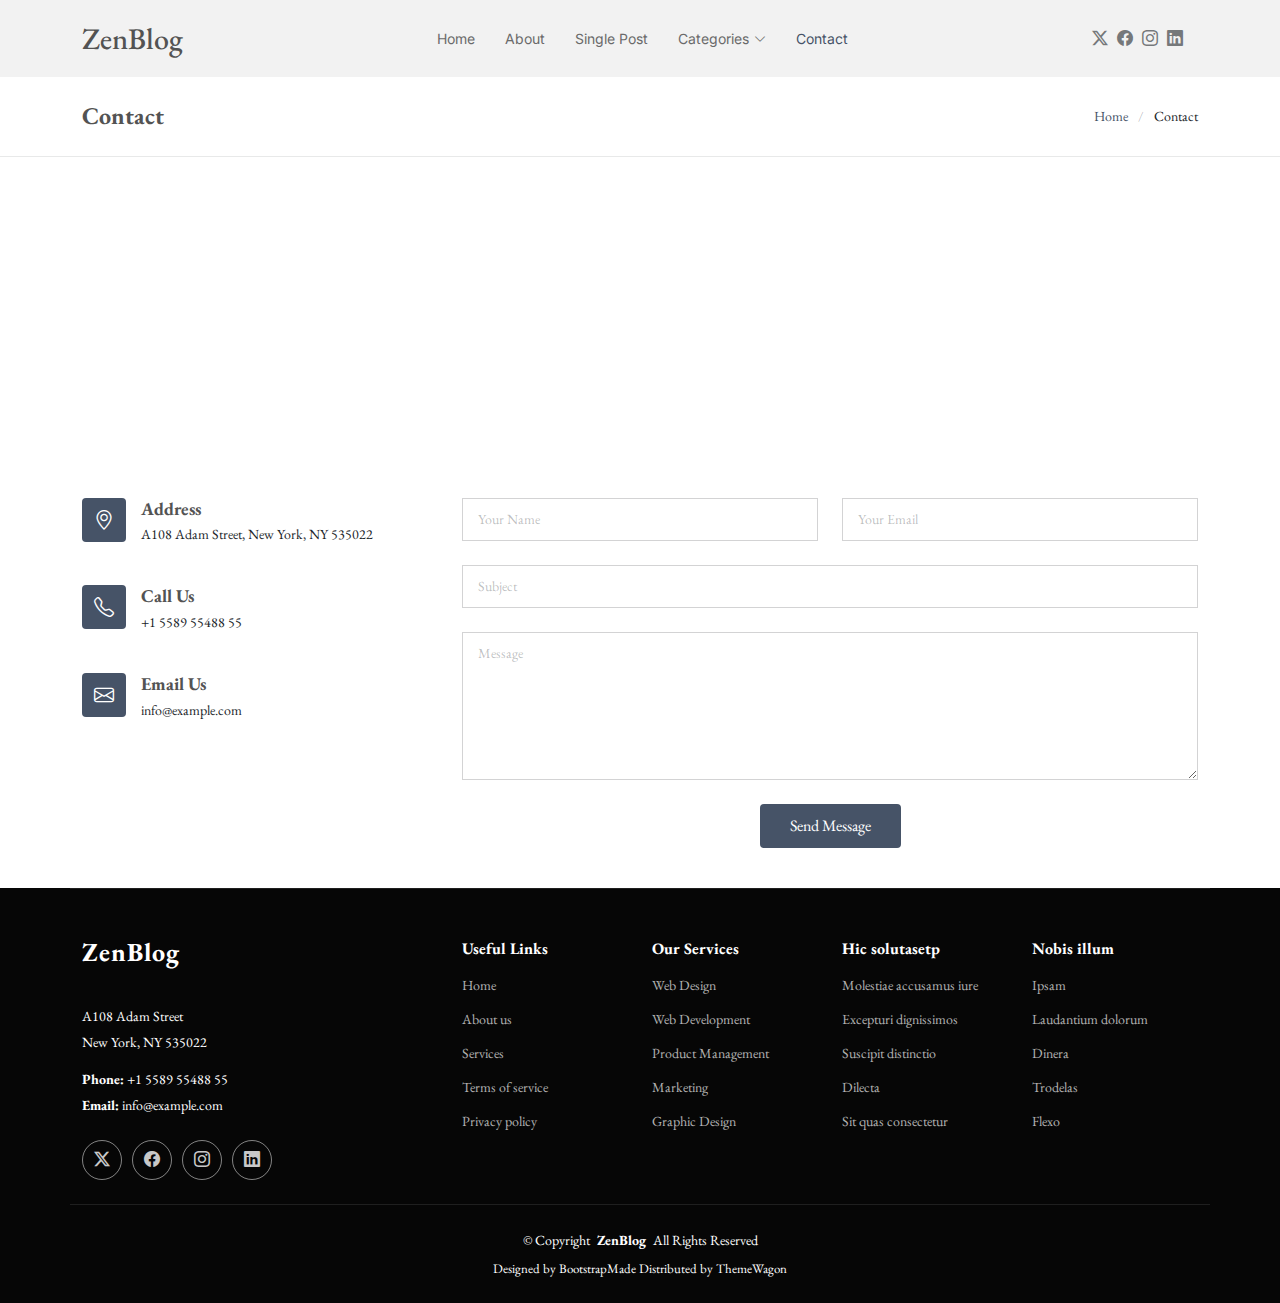
<file: portalNews/public/template/contact.html>
<!DOCTYPE html>
<html lang="en">

<head>
  <meta charset="utf-8">
  <meta content="width=device-width, initial-scale=1.0" name="viewport">
  <title>Contact - ZenBlog Bootstrap Template</title>
  <meta name="description" content="">
  <meta name="keywords" content="">

  <!-- Favicons -->
  <link href="assets/img/favicon.png" rel="icon">
  <link href="assets/img/apple-touch-icon.png" rel="apple-touch-icon">

  <!-- Fonts -->
  <link href="https://fonts.googleapis.com" rel="preconnect">
  <link href="https://fonts.gstatic.com" rel="preconnect" crossorigin>
  <link href="https://fonts.googleapis.com/css2?family=Inter:wght@100;200;300;400;500;600;700;800;900&family=EB+Garamond:ital,wght@0,400;0,500;0,600;0,700;0,800;1,400;1,500;1,600;1,700;1,800&display=swap" rel="stylesheet">

  <!-- Vendor CSS Files -->
  <link href="assets/vendor/bootstrap/css/bootstrap.min.css" rel="stylesheet">
  <link href="assets/vendor/bootstrap-icons/bootstrap-icons.css" rel="stylesheet">
  <link href="assets/vendor/aos/aos.css" rel="stylesheet">
  <link href="assets/vendor/swiper/swiper-bundle.min.css" rel="stylesheet">

  <!-- Main CSS File -->
  <link href="assets/css/main.css" rel="stylesheet">

  <!-- =======================================================
  * Template Name: ZenBlog
  * Template URL: https://bootstrapmade.com/zenblog-bootstrap-blog-template/
  * Updated: Aug 08 2024 with Bootstrap v5.3.3
  * Author: BootstrapMade.com
  * License: https://bootstrapmade.com/license/
  ======================================================== -->
</head>

<body class="contact-page">

  <header id="header" class="header d-flex align-items-center sticky-top">
    <div class="container position-relative d-flex align-items-center justify-content-between">

      <a href="index.html" class="logo d-flex align-items-center me-auto me-xl-0">
        <!-- Uncomment the line below if you also wish to use an image logo -->
        <!-- <img src="assets/img/logo.png" alt=""> -->
        <h1 class="sitename">ZenBlog</h1>
      </a>

      <nav id="navmenu" class="navmenu">
        <ul>
          <li><a href="index.html">Home</a></li>
          <li><a href="about.html">About</a></li>
          <li><a href="single-post.html">Single Post</a></li>
          <li class="dropdown"><a href="#"><span>Categories</span> <i class="bi bi-chevron-down toggle-dropdown"></i></a>
            <ul>
              <li><a href="category.html">Category 1</a></li>
              <li class="dropdown"><a href="#"><span>Deep Dropdown</span> <i class="bi bi-chevron-down toggle-dropdown"></i></a>
                <ul>
                  <li><a href="#">Deep Dropdown 1</a></li>
                  <li><a href="#">Deep Dropdown 2</a></li>
                  <li><a href="#">Deep Dropdown 3</a></li>
                  <li><a href="#">Deep Dropdown 4</a></li>
                  <li><a href="#">Deep Dropdown 5</a></li>
                </ul>
              </li>
              <li><a href="category.html">Category 2</a></li>
              <li><a href="category.html">Category 3</a></li>
              <li><a href="category.html">Category 4</a></li>
            </ul>
          </li>
          <li><a href="contact.html" class="active">Contact</a></li>
        </ul>
        <i class="mobile-nav-toggle d-xl-none bi bi-list"></i>
      </nav>

      <div class="header-social-links">
        <a href="#" class="twitter"><i class="bi bi-twitter-x"></i></a>
        <a href="#" class="facebook"><i class="bi bi-facebook"></i></a>
        <a href="#" class="instagram"><i class="bi bi-instagram"></i></a>
        <a href="#" class="linkedin"><i class="bi bi-linkedin"></i></a>
      </div>

    </div>
  </header>

  <main class="main">

    <!-- Page Title -->
    <div class="page-title">
      <div class="container d-lg-flex justify-content-between align-items-center">
        <h1 class="mb-2 mb-lg-0">Contact</h1>
        <nav class="breadcrumbs">
          <ol>
            <li><a href="index.html">Home</a></li>
            <li class="current">Contact</li>
          </ol>
        </nav>
      </div>
    </div><!-- End Page Title -->

    <!-- Contact Section -->
    <section id="contact" class="contact section">

      <div class="container" data-aos="fade-up" data-aos-delay="100">

        <div class="mb-4" data-aos="fade-up" data-aos-delay="200">
          <iframe style="border:0; width: 100%; height: 270px;" src="https://www.google.com/maps/embed?pb=!1m14!1m8!1m3!1d48389.78314118045!2d-74.006138!3d40.710059!3m2!1i1024!2i768!4f13.1!3m3!1m2!1s0x89c25a22a3bda30d%3A0xb89d1fe6bc499443!2sDowntown%20Conference%20Center!5e0!3m2!1sen!2sus!4v1676961268712!5m2!1sen!2sus" frameborder="0" allowfullscreen="" loading="lazy" referrerpolicy="no-referrer-when-downgrade"></iframe>
        </div><!-- End Google Maps -->

        <div class="row gy-4">

          <div class="col-lg-4">
            <div class="info-item d-flex" data-aos="fade-up" data-aos-delay="300">
              <i class="bi bi-geo-alt flex-shrink-0"></i>
              <div>
                <h3>Address</h3>
                <p>A108 Adam Street, New York, NY 535022</p>
              </div>
            </div><!-- End Info Item -->

            <div class="info-item d-flex" data-aos="fade-up" data-aos-delay="400">
              <i class="bi bi-telephone flex-shrink-0"></i>
              <div>
                <h3>Call Us</h3>
                <p>+1 5589 55488 55</p>
              </div>
            </div><!-- End Info Item -->

            <div class="info-item d-flex" data-aos="fade-up" data-aos-delay="500">
              <i class="bi bi-envelope flex-shrink-0"></i>
              <div>
                <h3>Email Us</h3>
                <p>info@example.com</p>
              </div>
            </div><!-- End Info Item -->

          </div>

          <div class="col-lg-8">
            <form action="forms/contact.php" method="post" class="php-email-form" data-aos="fade-up" data-aos-delay="200">
              <div class="row gy-4">

                <div class="col-md-6">
                  <input type="text" name="name" class="form-control" placeholder="Your Name" required="">
                </div>

                <div class="col-md-6 ">
                  <input type="email" class="form-control" name="email" placeholder="Your Email" required="">
                </div>

                <div class="col-md-12">
                  <input type="text" class="form-control" name="subject" placeholder="Subject" required="">
                </div>

                <div class="col-md-12">
                  <textarea class="form-control" name="message" rows="6" placeholder="Message" required=""></textarea>
                </div>

                <div class="col-md-12 text-center">
                  <div class="loading">Loading</div>
                  <div class="error-message"></div>
                  <div class="sent-message">Your message has been sent. Thank you!</div>

                  <button type="submit">Send Message</button>
                </div>

              </div>
            </form>
          </div><!-- End Contact Form -->

        </div>

      </div>

    </section><!-- /Contact Section -->

  </main>

  <footer id="footer" class="footer dark-background">

    <div class="container footer-top">
      <div class="row gy-4">
        <div class="col-lg-4 col-md-6 footer-about">
          <a href="index.html" class="logo d-flex align-items-center">
            <span class="sitename">ZenBlog</span>
          </a>
          <div class="footer-contact pt-3">
            <p>A108 Adam Street</p>
            <p>New York, NY 535022</p>
            <p class="mt-3"><strong>Phone:</strong> <span>+1 5589 55488 55</span></p>
            <p><strong>Email:</strong> <span>info@example.com</span></p>
          </div>
          <div class="social-links d-flex mt-4">
            <a href=""><i class="bi bi-twitter-x"></i></a>
            <a href=""><i class="bi bi-facebook"></i></a>
            <a href=""><i class="bi bi-instagram"></i></a>
            <a href=""><i class="bi bi-linkedin"></i></a>
          </div>
        </div>

        <div class="col-lg-2 col-md-3 footer-links">
          <h4>Useful Links</h4>
          <ul>
            <li><a href="#">Home</a></li>
            <li><a href="#">About us</a></li>
            <li><a href="#">Services</a></li>
            <li><a href="#">Terms of service</a></li>
            <li><a href="#">Privacy policy</a></li>
          </ul>
        </div>

        <div class="col-lg-2 col-md-3 footer-links">
          <h4>Our Services</h4>
          <ul>
            <li><a href="#">Web Design</a></li>
            <li><a href="#">Web Development</a></li>
            <li><a href="#">Product Management</a></li>
            <li><a href="#">Marketing</a></li>
            <li><a href="#">Graphic Design</a></li>
          </ul>
        </div>

        <div class="col-lg-2 col-md-3 footer-links">
          <h4>Hic solutasetp</h4>
          <ul>
            <li><a href="#">Molestiae accusamus iure</a></li>
            <li><a href="#">Excepturi dignissimos</a></li>
            <li><a href="#">Suscipit distinctio</a></li>
            <li><a href="#">Dilecta</a></li>
            <li><a href="#">Sit quas consectetur</a></li>
          </ul>
        </div>

        <div class="col-lg-2 col-md-3 footer-links">
          <h4>Nobis illum</h4>
          <ul>
            <li><a href="#">Ipsam</a></li>
            <li><a href="#">Laudantium dolorum</a></li>
            <li><a href="#">Dinera</a></li>
            <li><a href="#">Trodelas</a></li>
            <li><a href="#">Flexo</a></li>
          </ul>
        </div>

      </div>
    </div>

    <div class="container copyright text-center mt-4">
      <p>© <span>Copyright</span> <strong class="px-1 sitename">ZenBlog</strong> <span>All Rights Reserved</span></p>
      <div class="credits">
        <!-- All the links in the footer should remain intact. -->
        <!-- You can delete the links only if you've purchased the pro version. -->
        <!-- Licensing information: https://bootstrapmade.com/license/ -->
        <!-- Purchase the pro version with working PHP/AJAX contact form: [buy-url] -->
        Designed by <a href="https://bootstrapmade.com/">BootstrapMade</a> Distributed by <a href=“https://themewagon.com>ThemeWagon
      </div>
    </div>

  </footer>

  <!-- Scroll Top -->
  <a href="#" id="scroll-top" class="scroll-top d-flex align-items-center justify-content-center"><i class="bi bi-arrow-up-short"></i></a>

  <!-- Preloader -->
  <div id="preloader"></div>

  <!-- Vendor JS Files -->
  <script src="assets/vendor/bootstrap/js/bootstrap.bundle.min.js"></script>
  <script src="assets/vendor/php-email-form/validate.js"></script>
  <script src="assets/vendor/aos/aos.js"></script>
  <script src="assets/vendor/swiper/swiper-bundle.min.js"></script>

  <!-- Main JS File -->
  <script src="assets/js/main.js"></script>

</body>

</html>
</file>
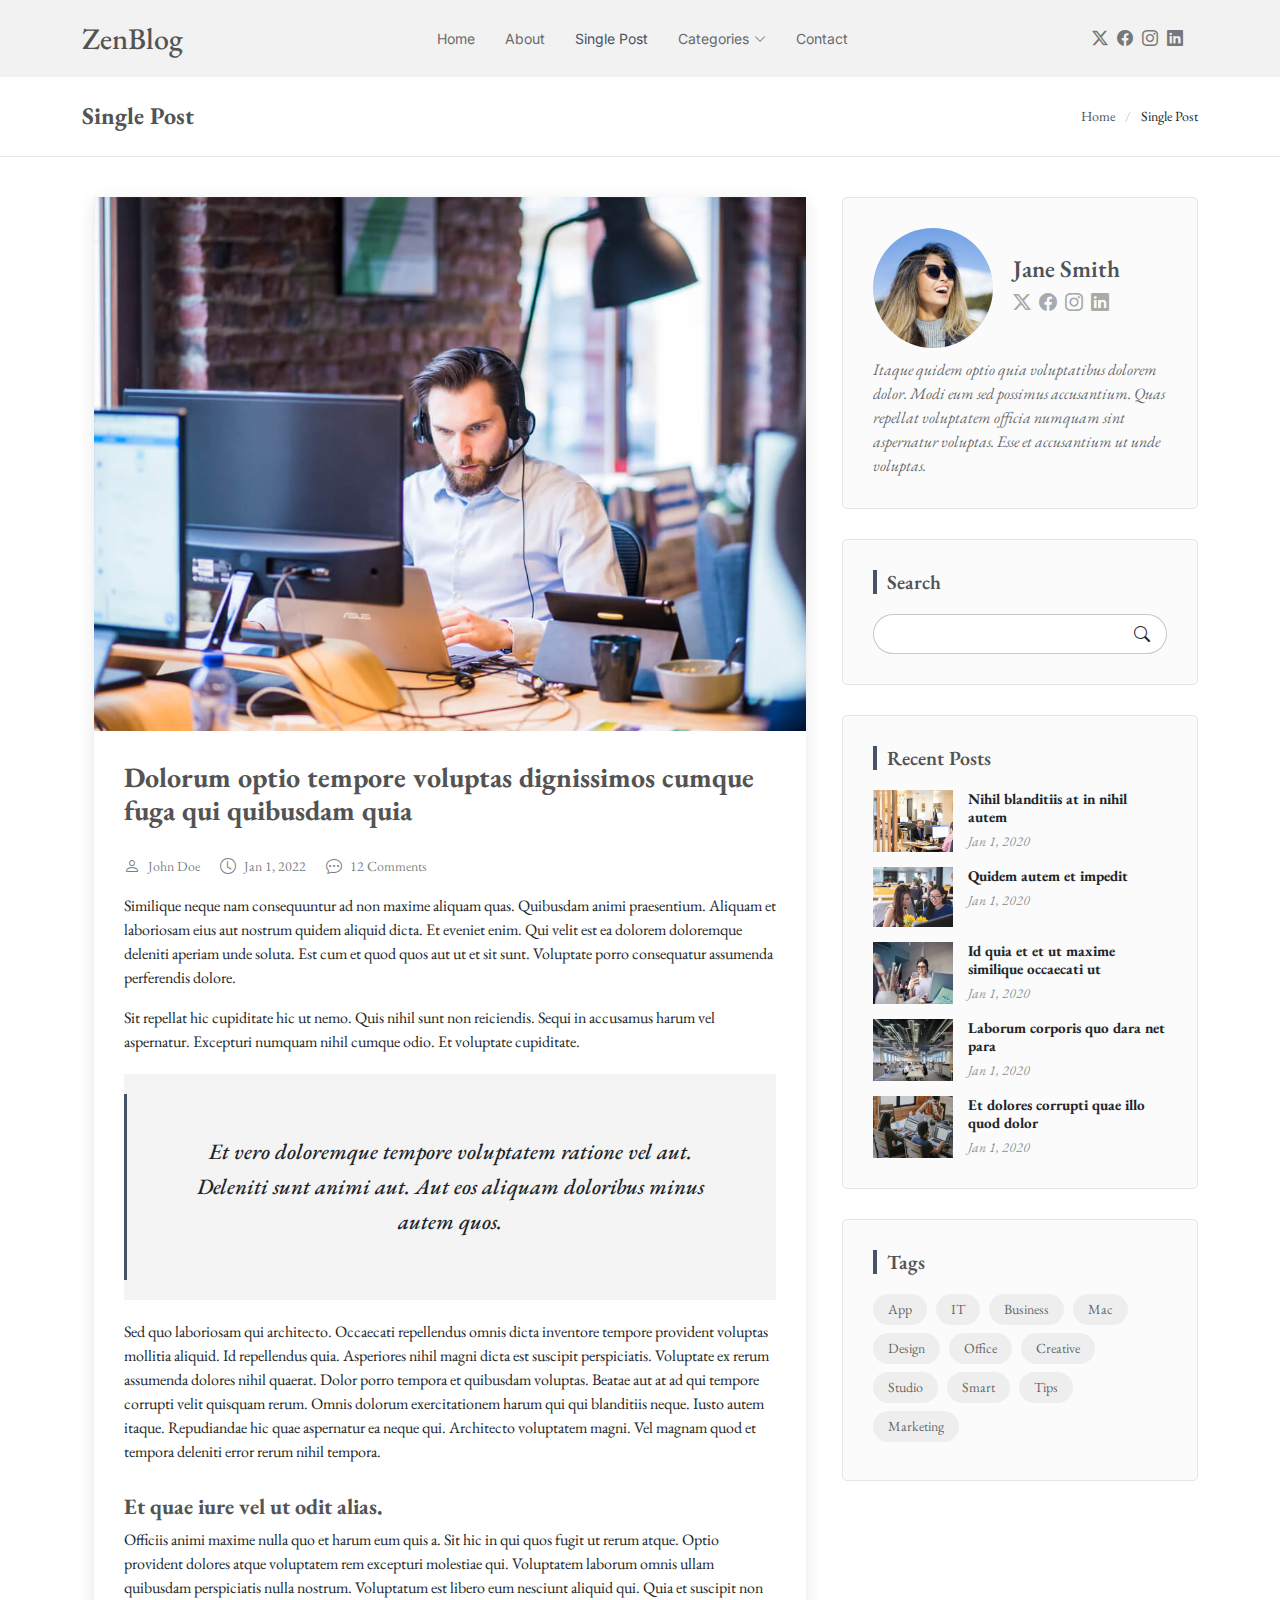
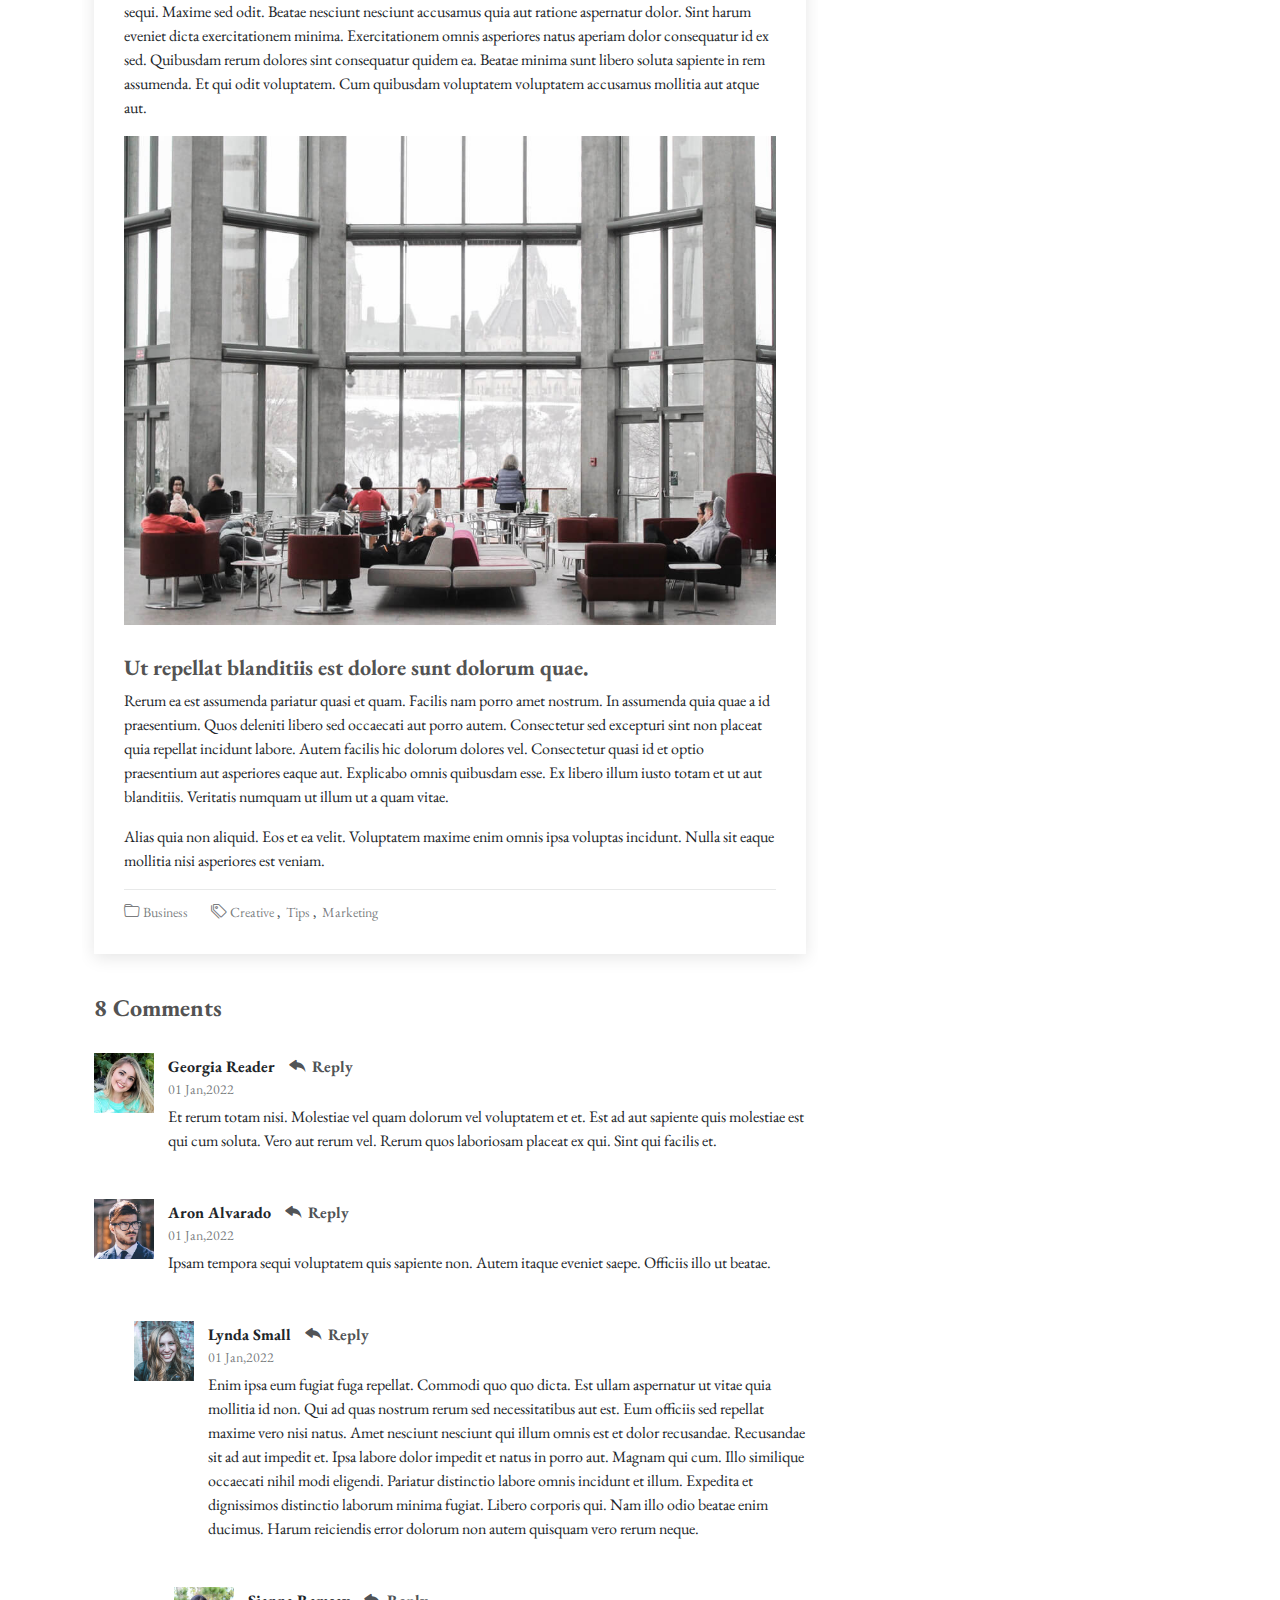
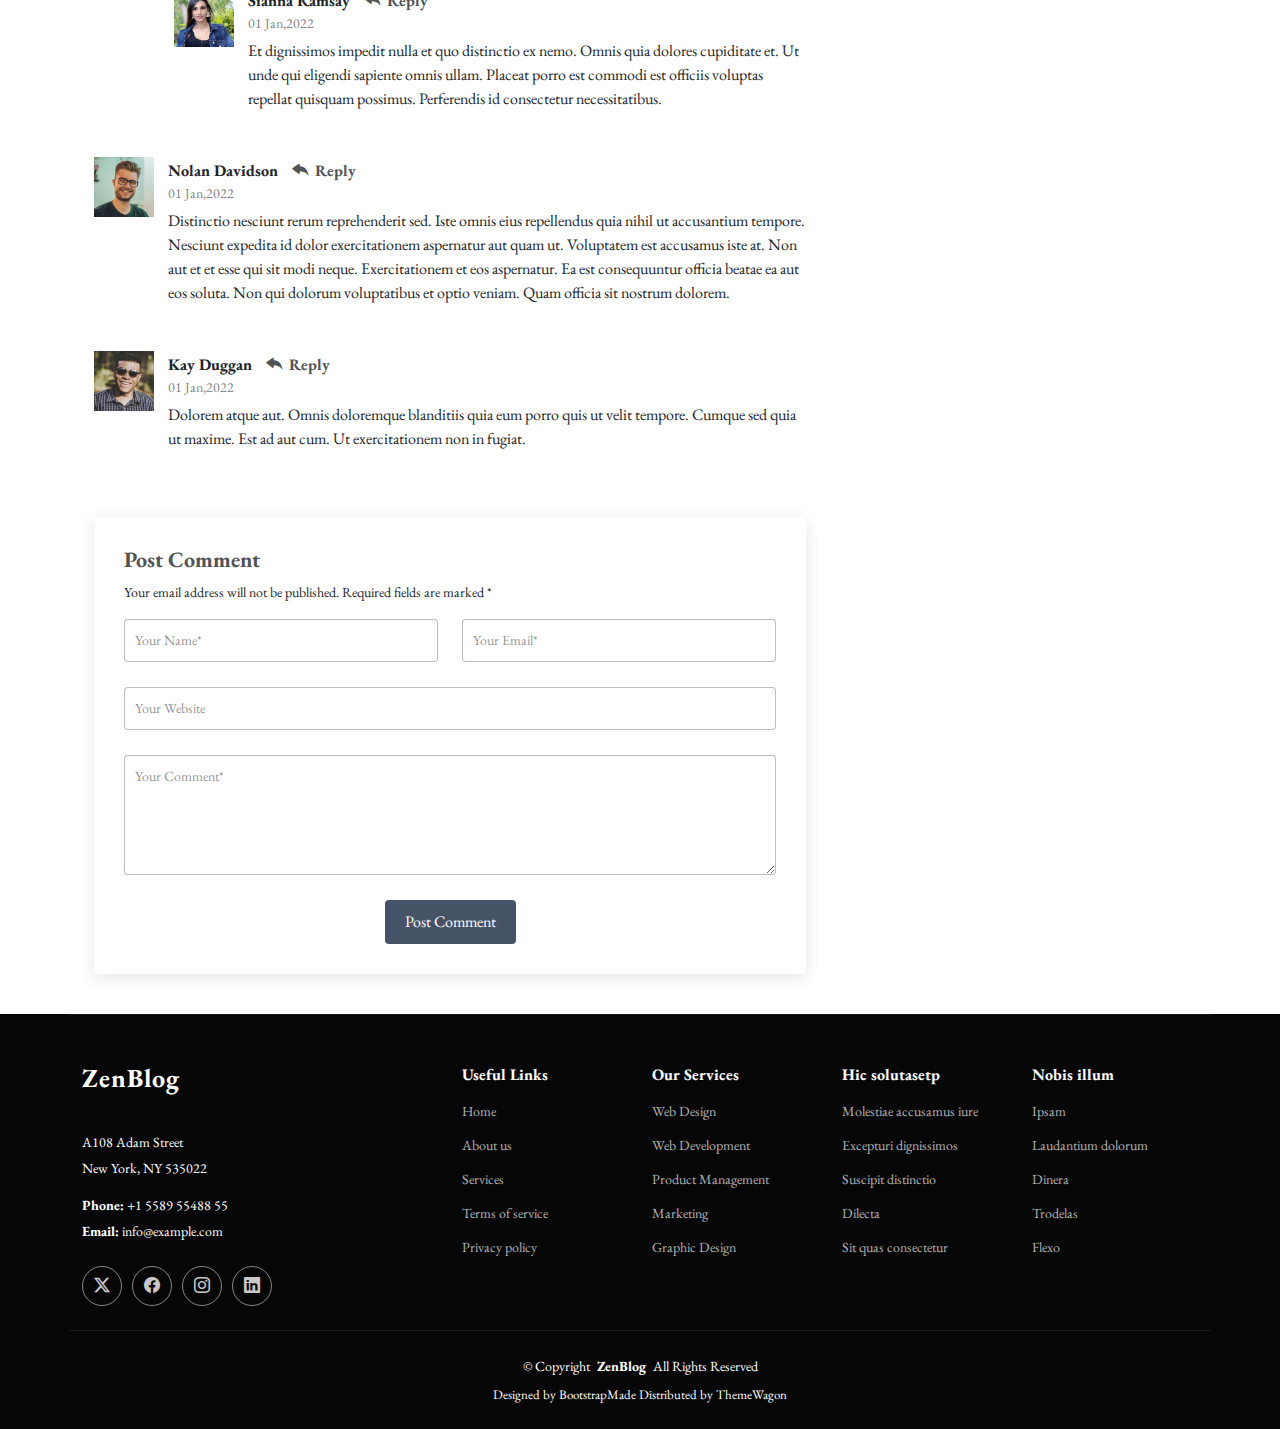
<file: portalNews/public/template/single-post.html>
<!DOCTYPE html>
<html lang="en">

<head>
  <meta charset="utf-8">
  <meta content="width=device-width, initial-scale=1.0" name="viewport">
  <title>Single Post - ZenBlog Bootstrap Template</title>
  <meta name="description" content="">
  <meta name="keywords" content="">

  <!-- Favicons -->
  <link href="assets/img/favicon.png" rel="icon">
  <link href="assets/img/apple-touch-icon.png" rel="apple-touch-icon">

  <!-- Fonts -->
  <link href="https://fonts.googleapis.com" rel="preconnect">
  <link href="https://fonts.gstatic.com" rel="preconnect" crossorigin>
  <link href="https://fonts.googleapis.com/css2?family=Inter:wght@100;200;300;400;500;600;700;800;900&family=EB+Garamond:ital,wght@0,400;0,500;0,600;0,700;0,800;1,400;1,500;1,600;1,700;1,800&display=swap" rel="stylesheet">

  <!-- Vendor CSS Files -->
  <link href="assets/vendor/bootstrap/css/bootstrap.min.css" rel="stylesheet">
  <link href="assets/vendor/bootstrap-icons/bootstrap-icons.css" rel="stylesheet">
  <link href="assets/vendor/aos/aos.css" rel="stylesheet">
  <link href="assets/vendor/swiper/swiper-bundle.min.css" rel="stylesheet">

  <!-- Main CSS File -->
  <link href="assets/css/main.css" rel="stylesheet">

  <!-- =======================================================
  * Template Name: ZenBlog
  * Template URL: https://bootstrapmade.com/zenblog-bootstrap-blog-template/
  * Updated: Aug 08 2024 with Bootstrap v5.3.3
  * Author: BootstrapMade.com
  * License: https://bootstrapmade.com/license/
  ======================================================== -->
</head>

<body class="single-post-page">

  <header id="header" class="header d-flex align-items-center sticky-top">
    <div class="container position-relative d-flex align-items-center justify-content-between">

      <a href="index.html" class="logo d-flex align-items-center me-auto me-xl-0">
        <!-- Uncomment the line below if you also wish to use an image logo -->
        <!-- <img src="assets/img/logo.png" alt=""> -->
        <h1 class="sitename">ZenBlog</h1>
      </a>

      <nav id="navmenu" class="navmenu">
        <ul>
          <li><a href="index.html">Home</a></li>
          <li><a href="about.html">About</a></li>
          <li><a href="single-post.html" class="active">Single Post</a></li>
          <li class="dropdown"><a href="#"><span>Categories</span> <i class="bi bi-chevron-down toggle-dropdown"></i></a>
            <ul>
              <li><a href="category.html">Category 1</a></li>
              <li class="dropdown"><a href="#"><span>Deep Dropdown</span> <i class="bi bi-chevron-down toggle-dropdown"></i></a>
                <ul>
                  <li><a href="#">Deep Dropdown 1</a></li>
                  <li><a href="#">Deep Dropdown 2</a></li>
                  <li><a href="#">Deep Dropdown 3</a></li>
                  <li><a href="#">Deep Dropdown 4</a></li>
                  <li><a href="#">Deep Dropdown 5</a></li>
                </ul>
              </li>
              <li><a href="category.html">Category 2</a></li>
              <li><a href="category.html">Category 3</a></li>
              <li><a href="category.html">Category 4</a></li>
            </ul>
          </li>
          <li><a href="contact.html">Contact</a></li>
        </ul>
        <i class="mobile-nav-toggle d-xl-none bi bi-list"></i>
      </nav>

      <div class="header-social-links">
        <a href="#" class="twitter"><i class="bi bi-twitter-x"></i></a>
        <a href="#" class="facebook"><i class="bi bi-facebook"></i></a>
        <a href="#" class="instagram"><i class="bi bi-instagram"></i></a>
        <a href="#" class="linkedin"><i class="bi bi-linkedin"></i></a>
      </div>

    </div>
  </header>

  <main class="main">

    <!-- Page Title -->
    <div class="page-title">
      <div class="container d-lg-flex justify-content-between align-items-center">
        <h1 class="mb-2 mb-lg-0">Single Post</h1>
        <nav class="breadcrumbs">
          <ol>
            <li><a href="index.html">Home</a></li>
            <li class="current">Single Post</li>
          </ol>
        </nav>
      </div>
    </div><!-- End Page Title -->

    <div class="container">
      <div class="row">

        <div class="col-lg-8">

          <!-- Blog Details Section -->
          <section id="blog-details" class="blog-details section">
            <div class="container">

              <article class="article">

                <div class="post-img">
                  <img src="assets/img/blog/blog-1.jpg" alt="" class="img-fluid">
                </div>

                <h2 class="title">Dolorum optio tempore voluptas dignissimos cumque fuga qui quibusdam quia</h2>

                <div class="meta-top">
                  <ul>
                    <li class="d-flex align-items-center"><i class="bi bi-person"></i> <a href="blog-details.html">John Doe</a></li>
                    <li class="d-flex align-items-center"><i class="bi bi-clock"></i> <a href="blog-details.html"><time datetime="2020-01-01">Jan 1, 2022</time></a></li>
                    <li class="d-flex align-items-center"><i class="bi bi-chat-dots"></i> <a href="blog-details.html">12 Comments</a></li>
                  </ul>
                </div><!-- End meta top -->

                <div class="content">
                  <p>
                    Similique neque nam consequuntur ad non maxime aliquam quas. Quibusdam animi praesentium. Aliquam et laboriosam eius aut nostrum quidem aliquid dicta.
                    Et eveniet enim. Qui velit est ea dolorem doloremque deleniti aperiam unde soluta. Est cum et quod quos aut ut et sit sunt. Voluptate porro consequatur assumenda perferendis dolore.
                  </p>

                  <p>
                    Sit repellat hic cupiditate hic ut nemo. Quis nihil sunt non reiciendis. Sequi in accusamus harum vel aspernatur. Excepturi numquam nihil cumque odio. Et voluptate cupiditate.
                  </p>

                  <blockquote>
                    <p>
                      Et vero doloremque tempore voluptatem ratione vel aut. Deleniti sunt animi aut. Aut eos aliquam doloribus minus autem quos.
                    </p>
                  </blockquote>

                  <p>
                    Sed quo laboriosam qui architecto. Occaecati repellendus omnis dicta inventore tempore provident voluptas mollitia aliquid. Id repellendus quia. Asperiores nihil magni dicta est suscipit perspiciatis. Voluptate ex rerum assumenda dolores nihil quaerat.
                    Dolor porro tempora et quibusdam voluptas. Beatae aut at ad qui tempore corrupti velit quisquam rerum. Omnis dolorum exercitationem harum qui qui blanditiis neque.
                    Iusto autem itaque. Repudiandae hic quae aspernatur ea neque qui. Architecto voluptatem magni. Vel magnam quod et tempora deleniti error rerum nihil tempora.
                  </p>

                  <h3>Et quae iure vel ut odit alias.</h3>
                  <p>
                    Officiis animi maxime nulla quo et harum eum quis a. Sit hic in qui quos fugit ut rerum atque. Optio provident dolores atque voluptatem rem excepturi molestiae qui. Voluptatem laborum omnis ullam quibusdam perspiciatis nulla nostrum. Voluptatum est libero eum nesciunt aliquid qui.
                    Quia et suscipit non sequi. Maxime sed odit. Beatae nesciunt nesciunt accusamus quia aut ratione aspernatur dolor. Sint harum eveniet dicta exercitationem minima. Exercitationem omnis asperiores natus aperiam dolor consequatur id ex sed. Quibusdam rerum dolores sint consequatur quidem ea.
                    Beatae minima sunt libero soluta sapiente in rem assumenda. Et qui odit voluptatem. Cum quibusdam voluptatem voluptatem accusamus mollitia aut atque aut.
                  </p>
                  <img src="assets/img/blog/blog-inside-post.jpg" class="img-fluid" alt="">

                  <h3>Ut repellat blanditiis est dolore sunt dolorum quae.</h3>
                  <p>
                    Rerum ea est assumenda pariatur quasi et quam. Facilis nam porro amet nostrum. In assumenda quia quae a id praesentium. Quos deleniti libero sed occaecati aut porro autem. Consectetur sed excepturi sint non placeat quia repellat incidunt labore. Autem facilis hic dolorum dolores vel.
                    Consectetur quasi id et optio praesentium aut asperiores eaque aut. Explicabo omnis quibusdam esse. Ex libero illum iusto totam et ut aut blanditiis. Veritatis numquam ut illum ut a quam vitae.
                  </p>
                  <p>
                    Alias quia non aliquid. Eos et ea velit. Voluptatem maxime enim omnis ipsa voluptas incidunt. Nulla sit eaque mollitia nisi asperiores est veniam.
                  </p>

                </div><!-- End post content -->

                <div class="meta-bottom">
                  <i class="bi bi-folder"></i>
                  <ul class="cats">
                    <li><a href="#">Business</a></li>
                  </ul>

                  <i class="bi bi-tags"></i>
                  <ul class="tags">
                    <li><a href="#">Creative</a></li>
                    <li><a href="#">Tips</a></li>
                    <li><a href="#">Marketing</a></li>
                  </ul>
                </div><!-- End meta bottom -->

              </article>

            </div>
          </section><!-- /Blog Details Section -->

          <!-- Blog Comments Section -->
          <section id="blog-comments" class="blog-comments section">

            <div class="container">

              <h4 class="comments-count">8 Comments</h4>

              <div id="comment-1" class="comment">
                <div class="d-flex">
                  <div class="comment-img"><img src="assets/img/blog/comments-1.jpg" alt=""></div>
                  <div>
                    <h5><a href="">Georgia Reader</a> <a href="#" class="reply"><i class="bi bi-reply-fill"></i> Reply</a></h5>
                    <time datetime="2020-01-01">01 Jan,2022</time>
                    <p>
                      Et rerum totam nisi. Molestiae vel quam dolorum vel voluptatem et et. Est ad aut sapiente quis molestiae est qui cum soluta.
                      Vero aut rerum vel. Rerum quos laboriosam placeat ex qui. Sint qui facilis et.
                    </p>
                  </div>
                </div>
              </div><!-- End comment #1 -->

              <div id="comment-2" class="comment">
                <div class="d-flex">
                  <div class="comment-img"><img src="assets/img/blog/comments-2.jpg" alt=""></div>
                  <div>
                    <h5><a href="">Aron Alvarado</a> <a href="#" class="reply"><i class="bi bi-reply-fill"></i> Reply</a></h5>
                    <time datetime="2020-01-01">01 Jan,2022</time>
                    <p>
                      Ipsam tempora sequi voluptatem quis sapiente non. Autem itaque eveniet saepe. Officiis illo ut beatae.
                    </p>
                  </div>
                </div>

                <div id="comment-reply-1" class="comment comment-reply">
                  <div class="d-flex">
                    <div class="comment-img"><img src="assets/img/blog/comments-3.jpg" alt=""></div>
                    <div>
                      <h5><a href="">Lynda Small</a> <a href="#" class="reply"><i class="bi bi-reply-fill"></i> Reply</a></h5>
                      <time datetime="2020-01-01">01 Jan,2022</time>
                      <p>
                        Enim ipsa eum fugiat fuga repellat. Commodi quo quo dicta. Est ullam aspernatur ut vitae quia mollitia id non. Qui ad quas nostrum rerum sed necessitatibus aut est. Eum officiis sed repellat maxime vero nisi natus. Amet nesciunt nesciunt qui illum omnis est et dolor recusandae.

                        Recusandae sit ad aut impedit et. Ipsa labore dolor impedit et natus in porro aut. Magnam qui cum. Illo similique occaecati nihil modi eligendi. Pariatur distinctio labore omnis incidunt et illum. Expedita et dignissimos distinctio laborum minima fugiat.

                        Libero corporis qui. Nam illo odio beatae enim ducimus. Harum reiciendis error dolorum non autem quisquam vero rerum neque.
                      </p>
                    </div>
                  </div>

                  <div id="comment-reply-2" class="comment comment-reply">
                    <div class="d-flex">
                      <div class="comment-img"><img src="assets/img/blog/comments-4.jpg" alt=""></div>
                      <div>
                        <h5><a href="">Sianna Ramsay</a> <a href="#" class="reply"><i class="bi bi-reply-fill"></i> Reply</a></h5>
                        <time datetime="2020-01-01">01 Jan,2022</time>
                        <p>
                          Et dignissimos impedit nulla et quo distinctio ex nemo. Omnis quia dolores cupiditate et. Ut unde qui eligendi sapiente omnis ullam. Placeat porro est commodi est officiis voluptas repellat quisquam possimus. Perferendis id consectetur necessitatibus.
                        </p>
                      </div>
                    </div>

                  </div><!-- End comment reply #2-->

                </div><!-- End comment reply #1-->

              </div><!-- End comment #2-->

              <div id="comment-3" class="comment">
                <div class="d-flex">
                  <div class="comment-img"><img src="assets/img/blog/comments-5.jpg" alt=""></div>
                  <div>
                    <h5><a href="">Nolan Davidson</a> <a href="#" class="reply"><i class="bi bi-reply-fill"></i> Reply</a></h5>
                    <time datetime="2020-01-01">01 Jan,2022</time>
                    <p>
                      Distinctio nesciunt rerum reprehenderit sed. Iste omnis eius repellendus quia nihil ut accusantium tempore. Nesciunt expedita id dolor exercitationem aspernatur aut quam ut. Voluptatem est accusamus iste at.
                      Non aut et et esse qui sit modi neque. Exercitationem et eos aspernatur. Ea est consequuntur officia beatae ea aut eos soluta. Non qui dolorum voluptatibus et optio veniam. Quam officia sit nostrum dolorem.
                    </p>
                  </div>
                </div>

              </div><!-- End comment #3 -->

              <div id="comment-4" class="comment">
                <div class="d-flex">
                  <div class="comment-img"><img src="assets/img/blog/comments-6.jpg" alt=""></div>
                  <div>
                    <h5><a href="">Kay Duggan</a> <a href="#" class="reply"><i class="bi bi-reply-fill"></i> Reply</a></h5>
                    <time datetime="2020-01-01">01 Jan,2022</time>
                    <p>
                      Dolorem atque aut. Omnis doloremque blanditiis quia eum porro quis ut velit tempore. Cumque sed quia ut maxime. Est ad aut cum. Ut exercitationem non in fugiat.
                    </p>
                  </div>
                </div>

              </div><!-- End comment #4 -->

            </div>

          </section><!-- /Blog Comments Section -->

          <!-- Comment Form Section -->
          <section id="comment-form" class="comment-form section">
            <div class="container">

              <form action="">

                <h4>Post Comment</h4>
                <p>Your email address will not be published. Required fields are marked * </p>
                <div class="row">
                  <div class="col-md-6 form-group">
                    <input name="name" type="text" class="form-control" placeholder="Your Name*">
                  </div>
                  <div class="col-md-6 form-group">
                    <input name="email" type="text" class="form-control" placeholder="Your Email*">
                  </div>
                </div>
                <div class="row">
                  <div class="col form-group">
                    <input name="website" type="text" class="form-control" placeholder="Your Website">
                  </div>
                </div>
                <div class="row">
                  <div class="col form-group">
                    <textarea name="comment" class="form-control" placeholder="Your Comment*"></textarea>
                  </div>
                </div>

                <div class="text-center">
                  <button type="submit" class="btn btn-primary">Post Comment</button>
                </div>

              </form>

            </div>
          </section><!-- /Comment Form Section -->

        </div>

        <div class="col-lg-4 sidebar">

          <div class="widgets-container">

            <!-- Blog Author Widget -->
            <div class="blog-author-widget widget-item">

              <div class="d-flex flex-column align-items-center">
                <div class="d-flex align-items-center w-100">
                  <img src="assets/img/blog/blog-author.jpg" class="rounded-circle flex-shrink-0" alt="">
                  <div>
                    <h4>Jane Smith</h4>
                    <div class="social-links">
                      <a href="https://x.com/#"><i class="bi bi-twitter-x"></i></a>
                      <a href="https://facebook.com/#"><i class="bi bi-facebook"></i></a>
                      <a href="https://instagram.com/#"><i class="biu bi-instagram"></i></a>
                      <a href="https://instagram.com/#"><i class="biu bi-linkedin"></i></a>
                    </div>
                  </div>
                </div>

                <p>
                  Itaque quidem optio quia voluptatibus dolorem dolor. Modi eum sed possimus accusantium. Quas repellat voluptatem officia numquam sint aspernatur voluptas. Esse et accusantium ut unde voluptas.
                </p>

              </div>

            </div><!--/Blog Author Widget -->

            <!-- Search Widget -->
            <div class="search-widget widget-item">

              <h3 class="widget-title">Search</h3>
              <form action="">
                <input type="text">
                <button type="submit" title="Search"><i class="bi bi-search"></i></button>
              </form>

            </div><!--/Search Widget -->

            <!-- Recent Posts Widget -->
            <div class="recent-posts-widget widget-item">

              <h3 class="widget-title">Recent Posts</h3>

              <div class="post-item">
                <img src="assets/img/blog/blog-recent-1.jpg" alt="" class="flex-shrink-0">
                <div>
                  <h4><a href="blog-details.html">Nihil blanditiis at in nihil autem</a></h4>
                  <time datetime="2020-01-01">Jan 1, 2020</time>
                </div>
              </div><!-- End recent post item-->

              <div class="post-item">
                <img src="assets/img/blog/blog-recent-2.jpg" alt="" class="flex-shrink-0">
                <div>
                  <h4><a href="blog-details.html">Quidem autem et impedit</a></h4>
                  <time datetime="2020-01-01">Jan 1, 2020</time>
                </div>
              </div><!-- End recent post item-->

              <div class="post-item">
                <img src="assets/img/blog/blog-recent-3.jpg" alt="" class="flex-shrink-0">
                <div>
                  <h4><a href="blog-details.html">Id quia et et ut maxime similique occaecati ut</a></h4>
                  <time datetime="2020-01-01">Jan 1, 2020</time>
                </div>
              </div><!-- End recent post item-->

              <div class="post-item">
                <img src="assets/img/blog/blog-recent-4.jpg" alt="" class="flex-shrink-0">
                <div>
                  <h4><a href="blog-details.html">Laborum corporis quo dara net para</a></h4>
                  <time datetime="2020-01-01">Jan 1, 2020</time>
                </div>
              </div><!-- End recent post item-->

              <div class="post-item">
                <img src="assets/img/blog/blog-recent-5.jpg" alt="" class="flex-shrink-0">
                <div>
                  <h4><a href="blog-details.html">Et dolores corrupti quae illo quod dolor</a></h4>
                  <time datetime="2020-01-01">Jan 1, 2020</time>
                </div>
              </div><!-- End recent post item-->

            </div><!--/Recent Posts Widget -->

            <!-- Tags Widget -->
            <div class="tags-widget widget-item">

              <h3 class="widget-title">Tags</h3>
              <ul>
                <li><a href="#">App</a></li>
                <li><a href="#">IT</a></li>
                <li><a href="#">Business</a></li>
                <li><a href="#">Mac</a></li>
                <li><a href="#">Design</a></li>
                <li><a href="#">Office</a></li>
                <li><a href="#">Creative</a></li>
                <li><a href="#">Studio</a></li>
                <li><a href="#">Smart</a></li>
                <li><a href="#">Tips</a></li>
                <li><a href="#">Marketing</a></li>
              </ul>

            </div><!--/Tags Widget -->

          </div>

        </div>

      </div>
    </div>

  </main>

  <footer id="footer" class="footer dark-background">

    <div class="container footer-top">
      <div class="row gy-4">
        <div class="col-lg-4 col-md-6 footer-about">
          <a href="index.html" class="logo d-flex align-items-center">
            <span class="sitename">ZenBlog</span>
          </a>
          <div class="footer-contact pt-3">
            <p>A108 Adam Street</p>
            <p>New York, NY 535022</p>
            <p class="mt-3"><strong>Phone:</strong> <span>+1 5589 55488 55</span></p>
            <p><strong>Email:</strong> <span>info@example.com</span></p>
          </div>
          <div class="social-links d-flex mt-4">
            <a href=""><i class="bi bi-twitter-x"></i></a>
            <a href=""><i class="bi bi-facebook"></i></a>
            <a href=""><i class="bi bi-instagram"></i></a>
            <a href=""><i class="bi bi-linkedin"></i></a>
          </div>
        </div>

        <div class="col-lg-2 col-md-3 footer-links">
          <h4>Useful Links</h4>
          <ul>
            <li><a href="#">Home</a></li>
            <li><a href="#">About us</a></li>
            <li><a href="#">Services</a></li>
            <li><a href="#">Terms of service</a></li>
            <li><a href="#">Privacy policy</a></li>
          </ul>
        </div>

        <div class="col-lg-2 col-md-3 footer-links">
          <h4>Our Services</h4>
          <ul>
            <li><a href="#">Web Design</a></li>
            <li><a href="#">Web Development</a></li>
            <li><a href="#">Product Management</a></li>
            <li><a href="#">Marketing</a></li>
            <li><a href="#">Graphic Design</a></li>
          </ul>
        </div>

        <div class="col-lg-2 col-md-3 footer-links">
          <h4>Hic solutasetp</h4>
          <ul>
            <li><a href="#">Molestiae accusamus iure</a></li>
            <li><a href="#">Excepturi dignissimos</a></li>
            <li><a href="#">Suscipit distinctio</a></li>
            <li><a href="#">Dilecta</a></li>
            <li><a href="#">Sit quas consectetur</a></li>
          </ul>
        </div>

        <div class="col-lg-2 col-md-3 footer-links">
          <h4>Nobis illum</h4>
          <ul>
            <li><a href="#">Ipsam</a></li>
            <li><a href="#">Laudantium dolorum</a></li>
            <li><a href="#">Dinera</a></li>
            <li><a href="#">Trodelas</a></li>
            <li><a href="#">Flexo</a></li>
          </ul>
        </div>

      </div>
    </div>

    <div class="container copyright text-center mt-4">
      <p>© <span>Copyright</span> <strong class="px-1 sitename">ZenBlog</strong> <span>All Rights Reserved</span></p>
      <div class="credits">
        <!-- All the links in the footer should remain intact. -->
        <!-- You can delete the links only if you've purchased the pro version. -->
        <!-- Licensing information: https://bootstrapmade.com/license/ -->
        <!-- Purchase the pro version with working PHP/AJAX contact form: [buy-url] -->
        Designed by <a href="https://bootstrapmade.com/">BootstrapMade</a> Distributed by <a href=“https://themewagon.com>ThemeWagon
      </div>
    </div>

  </footer>

  <!-- Scroll Top -->
  <a href="#" id="scroll-top" class="scroll-top d-flex align-items-center justify-content-center"><i class="bi bi-arrow-up-short"></i></a>

  <!-- Preloader -->
  <div id="preloader"></div>

  <!-- Vendor JS Files -->
  <script src="assets/vendor/bootstrap/js/bootstrap.bundle.min.js"></script>
  <script src="assets/vendor/php-email-form/validate.js"></script>
  <script src="assets/vendor/aos/aos.js"></script>
  <script src="assets/vendor/swiper/swiper-bundle.min.js"></script>

  <!-- Main JS File -->
  <script src="assets/js/main.js"></script>

</body>

</html>
</file>
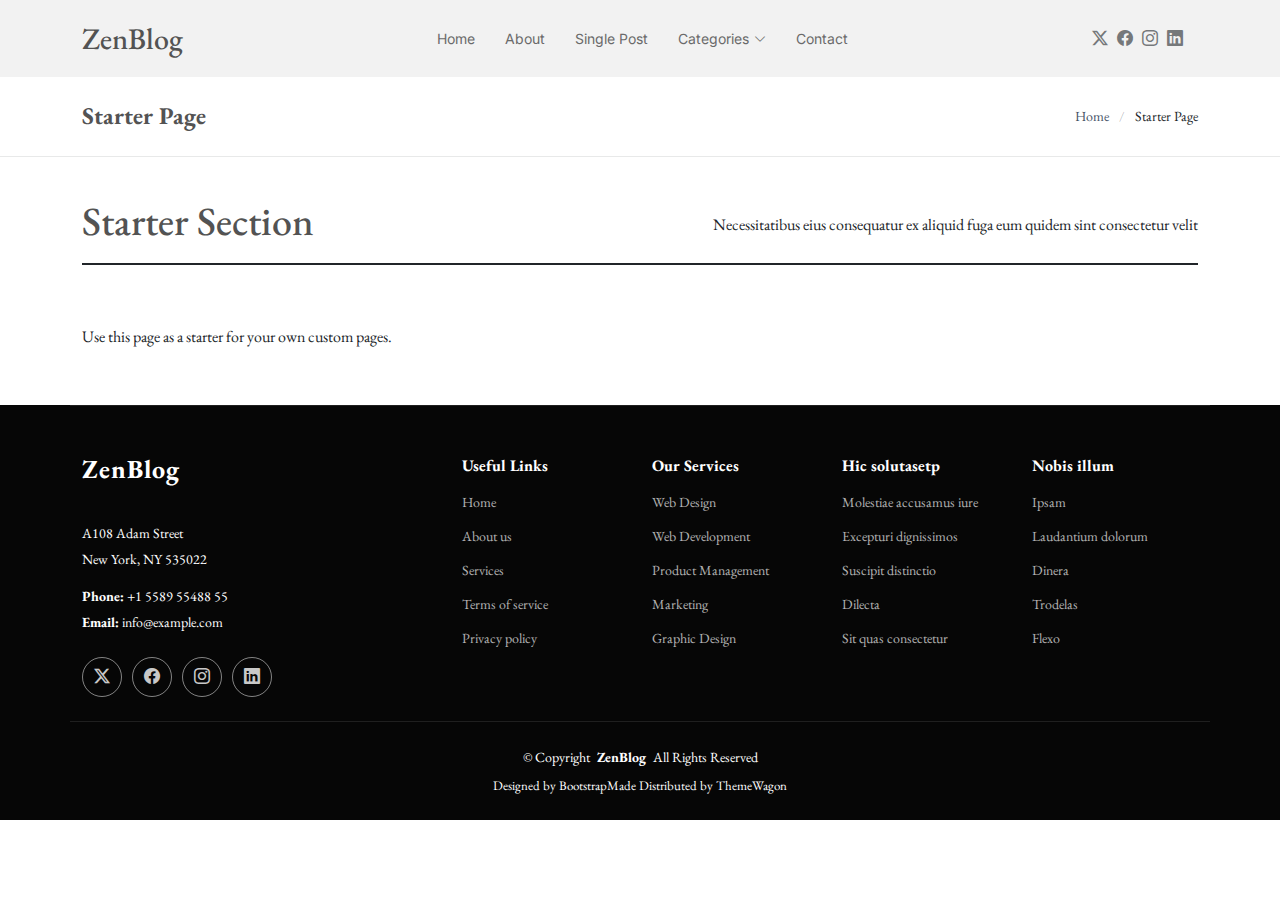
<file: portalNews/public/template/starter-page.html>
<!DOCTYPE html>
<html lang="en">

<head>
  <meta charset="utf-8">
  <meta content="width=device-width, initial-scale=1.0" name="viewport">
  <title>Starter Page - ZenBlog Bootstrap Template</title>
  <meta name="description" content="">
  <meta name="keywords" content="">

  <!-- Favicons -->
  <link href="assets/img/favicon.png" rel="icon">
  <link href="assets/img/apple-touch-icon.png" rel="apple-touch-icon">

  <!-- Fonts -->
  <link href="https://fonts.googleapis.com" rel="preconnect">
  <link href="https://fonts.gstatic.com" rel="preconnect" crossorigin>
  <link href="https://fonts.googleapis.com/css2?family=Inter:wght@100;200;300;400;500;600;700;800;900&family=EB+Garamond:ital,wght@0,400;0,500;0,600;0,700;0,800;1,400;1,500;1,600;1,700;1,800&display=swap" rel="stylesheet">

  <!-- Vendor CSS Files -->
  <link href="assets/vendor/bootstrap/css/bootstrap.min.css" rel="stylesheet">
  <link href="assets/vendor/bootstrap-icons/bootstrap-icons.css" rel="stylesheet">
  <link href="assets/vendor/aos/aos.css" rel="stylesheet">
  <link href="assets/vendor/swiper/swiper-bundle.min.css" rel="stylesheet">

  <!-- Main CSS File -->
  <link href="assets/css/main.css" rel="stylesheet">

  <!-- =======================================================
  * Template Name: ZenBlog
  * Template URL: https://bootstrapmade.com/zenblog-bootstrap-blog-template/
  * Updated: Aug 08 2024 with Bootstrap v5.3.3
  * Author: BootstrapMade.com
  * License: https://bootstrapmade.com/license/
  ======================================================== -->
</head>

<body class="starter-page-page">

  <header id="header" class="header d-flex align-items-center sticky-top">
    <div class="container position-relative d-flex align-items-center justify-content-between">

      <a href="index.html" class="logo d-flex align-items-center me-auto me-xl-0">
        <!-- Uncomment the line below if you also wish to use an image logo -->
        <!-- <img src="assets/img/logo.png" alt=""> -->
        <h1 class="sitename">ZenBlog</h1>
      </a>

      <nav id="navmenu" class="navmenu">
        <ul>
          <li><a href="index.html">Home</a></li>
          <li><a href="about.html">About</a></li>
          <li><a href="single-post.html">Single Post</a></li>
          <li class="dropdown"><a href="#"><span>Categories</span> <i class="bi bi-chevron-down toggle-dropdown"></i></a>
            <ul>
              <li><a href="category.html">Category 1</a></li>
              <li class="dropdown"><a href="#"><span>Deep Dropdown</span> <i class="bi bi-chevron-down toggle-dropdown"></i></a>
                <ul>
                  <li><a href="#">Deep Dropdown 1</a></li>
                  <li><a href="#">Deep Dropdown 2</a></li>
                  <li><a href="#">Deep Dropdown 3</a></li>
                  <li><a href="#">Deep Dropdown 4</a></li>
                  <li><a href="#">Deep Dropdown 5</a></li>
                </ul>
              </li>
              <li><a href="category.html">Category 2</a></li>
              <li><a href="category.html">Category 3</a></li>
              <li><a href="category.html">Category 4</a></li>
            </ul>
          </li>
          <li><a href="contact.html">Contact</a></li>
        </ul>
        <i class="mobile-nav-toggle d-xl-none bi bi-list"></i>
      </nav>

      <div class="header-social-links">
        <a href="#" class="twitter"><i class="bi bi-twitter-x"></i></a>
        <a href="#" class="facebook"><i class="bi bi-facebook"></i></a>
        <a href="#" class="instagram"><i class="bi bi-instagram"></i></a>
        <a href="#" class="linkedin"><i class="bi bi-linkedin"></i></a>
      </div>

    </div>
  </header>

  <main class="main">

    <!-- Page Title -->
    <div class="page-title">
      <div class="container d-lg-flex justify-content-between align-items-center">
        <h1 class="mb-2 mb-lg-0">Starter Page</h1>
        <nav class="breadcrumbs">
          <ol>
            <li><a href="index.html">Home</a></li>
            <li class="current">Starter Page</li>
          </ol>
        </nav>
      </div>
    </div><!-- End Page Title -->

    <!-- Starter Section Section -->
    <section id="starter-section" class="starter-section section">

      <!-- Section Title -->
      <div class="container section-title" data-aos="fade-up">
        <div class="section-title-container d-flex align-items-center justify-content-between">
          <h2>Starter Section</h2>
          <p>Necessitatibus eius consequatur ex aliquid fuga eum quidem sint consectetur velit</p>
        </div>
      </div><!-- End Section Title -->

      <div class="container" data-aos="fade-up">
        <p>Use this page as a starter for your own custom pages.</p>
      </div>

    </section><!-- /Starter Section Section -->

  </main>

  <footer id="footer" class="footer dark-background">

    <div class="container footer-top">
      <div class="row gy-4">
        <div class="col-lg-4 col-md-6 footer-about">
          <a href="index.html" class="logo d-flex align-items-center">
            <span class="sitename">ZenBlog</span>
          </a>
          <div class="footer-contact pt-3">
            <p>A108 Adam Street</p>
            <p>New York, NY 535022</p>
            <p class="mt-3"><strong>Phone:</strong> <span>+1 5589 55488 55</span></p>
            <p><strong>Email:</strong> <span>info@example.com</span></p>
          </div>
          <div class="social-links d-flex mt-4">
            <a href=""><i class="bi bi-twitter-x"></i></a>
            <a href=""><i class="bi bi-facebook"></i></a>
            <a href=""><i class="bi bi-instagram"></i></a>
            <a href=""><i class="bi bi-linkedin"></i></a>
          </div>
        </div>

        <div class="col-lg-2 col-md-3 footer-links">
          <h4>Useful Links</h4>
          <ul>
            <li><a href="#">Home</a></li>
            <li><a href="#">About us</a></li>
            <li><a href="#">Services</a></li>
            <li><a href="#">Terms of service</a></li>
            <li><a href="#">Privacy policy</a></li>
          </ul>
        </div>

        <div class="col-lg-2 col-md-3 footer-links">
          <h4>Our Services</h4>
          <ul>
            <li><a href="#">Web Design</a></li>
            <li><a href="#">Web Development</a></li>
            <li><a href="#">Product Management</a></li>
            <li><a href="#">Marketing</a></li>
            <li><a href="#">Graphic Design</a></li>
          </ul>
        </div>

        <div class="col-lg-2 col-md-3 footer-links">
          <h4>Hic solutasetp</h4>
          <ul>
            <li><a href="#">Molestiae accusamus iure</a></li>
            <li><a href="#">Excepturi dignissimos</a></li>
            <li><a href="#">Suscipit distinctio</a></li>
            <li><a href="#">Dilecta</a></li>
            <li><a href="#">Sit quas consectetur</a></li>
          </ul>
        </div>

        <div class="col-lg-2 col-md-3 footer-links">
          <h4>Nobis illum</h4>
          <ul>
            <li><a href="#">Ipsam</a></li>
            <li><a href="#">Laudantium dolorum</a></li>
            <li><a href="#">Dinera</a></li>
            <li><a href="#">Trodelas</a></li>
            <li><a href="#">Flexo</a></li>
          </ul>
        </div>

      </div>
    </div>

    <div class="container copyright text-center mt-4">
      <p>© <span>Copyright</span> <strong class="px-1 sitename">ZenBlog</strong> <span>All Rights Reserved</span></p>
      <div class="credits">
        <!-- All the links in the footer should remain intact. -->
        <!-- You can delete the links only if you've purchased the pro version. -->
        <!-- Licensing information: https://bootstrapmade.com/license/ -->
        <!-- Purchase the pro version with working PHP/AJAX contact form: [buy-url] -->
        Designed by <a href="https://bootstrapmade.com/">BootstrapMade</a> Distributed by <a href=“https://themewagon.com>ThemeWagon
      </div>
    </div>

  </footer>

  <!-- Scroll Top -->
  <a href="#" id="scroll-top" class="scroll-top d-flex align-items-center justify-content-center"><i class="bi bi-arrow-up-short"></i></a>

  <!-- Preloader -->
  <div id="preloader"></div>

  <!-- Vendor JS Files -->
  <script src="assets/vendor/bootstrap/js/bootstrap.bundle.min.js"></script>
  <script src="assets/vendor/php-email-form/validate.js"></script>
  <script src="assets/vendor/aos/aos.js"></script>
  <script src="assets/vendor/swiper/swiper-bundle.min.js"></script>

  <!-- Main JS File -->
  <script src="assets/js/main.js"></script>

</body>

</html>
</file>
<file: Contoh Latihan CSS/css/style.css>
img {
  width: 150px;
  height: 150px;
}
header {
  background-color: aquamarine;
  display: flex;
  justify-content: space-between;
  align-items: center;
  position: fixed;
  top: 0;
  right: 0;
  left: 0;
}
body {
  margin: 0;
  background-image: url("../image/pattern.jpg");
}
li {
  display: inline;
  margin-right: 20px;
}
a {
  text-decoration: none;
}
a:hover {
  color: white;
}

main {
  background-color: bisque;
  margin: 200px 150px 50px;
  border: 3px solid gray;
  border-radius: 30px;
  padding: 30px;
}

article {
  border-bottom: 2px solid black;
  margin-top: 15px;
}

footer {
  padding: 10px;
  background-color: beige;
}

h5 {
  color: black;
  text-align: center;
}

h1 {
  text-align: center;
}
</file>
<file: portalNews/public/template/assets/css/main.css>
/**
* Template Name: ZenBlog
* Template URL: https://bootstrapmade.com/zenblog-bootstrap-blog-template/
* Updated: Aug 08 2024 with Bootstrap v5.3.3
* Author: BootstrapMade.com
* License: https://bootstrapmade.com/license/
*/

/*--------------------------------------------------------------
# Font & Color Variables
# Help: https://bootstrapmade.com/color-system/
--------------------------------------------------------------*/
/* Fonts */
:root {
  --default-font: "EB Garamond",  system-ui, -apple-system, "Segoe UI", Roboto, "Helvetica Neue", Arial, "Noto Sans", "Liberation Sans", sans-serif, "Apple Color Emoji", "Segoe UI Emoji", "Segoe UI Symbol", "Noto Color Emoji";
  --heading-font: "EB Garamond",  sans-serif;
  --nav-font: "Inter",  sans-serif;
}

/* Global Colors - The following color variables are used throughout the website. Updating them here will change the color scheme of the entire website */
:root { 
  --background-color: #ffffff; /* Background color for the entire website, including individual sections */
  --default-color: #212529; /* Default color used for the majority of the text content across the entire website */
  --heading-color: #535353; /* Color for headings, subheadings and title throughout the website */
  --accent-color: #465367; /* Accent color that represents your brand on the website. It's used for buttons, links, and other elements that need to stand out */
  --surface-color: #ffffff; /* The surface color is used as a background of boxed elements within sections, such as cards, icon boxes, or other elements that require a visual separation from the global background. */
  --contrast-color: #ffffff; /* Contrast color for text, ensuring readability against backgrounds of accent, heading, or default colors. */
}

/* Nav Menu Colors - The following color variables are used specifically for the navigation menu. They are separate from the global colors to allow for more customization options */
:root {
  --nav-color: #6a6a6a;  /* The default color of the main navmenu links */
  --nav-hover-color: #465367; /* Applied to main navmenu links when they are hovered over or active */
  --nav-mobile-background-color: #ffffff; /* Used as the background color for mobile navigation menu */
  --nav-dropdown-background-color: #ffffff; /* Used as the background color for dropdown items that appear when hovering over primary navigation items */
  --nav-dropdown-color: #6a6a6a; /* Used for navigation links of the dropdown items in the navigation menu. */
  --nav-dropdown-hover-color: #465367; /* Similar to --nav-hover-color, this color is applied to dropdown navigation links when they are hovered over. */
}

/* Color Presets - These classes override global colors when applied to any section or element, providing reuse of the sam color scheme. */

.light-background {
  --background-color: #f9f9f9;
  --surface-color: #ffffff;
}

.dark-background {
  --background-color: #060606;
  --default-color: #ffffff;
  --heading-color: #ffffff;
  --surface-color: #252525;
  --contrast-color: #ffffff;
}

/* Smooth scroll */
:root {
  scroll-behavior: smooth;
}

/*--------------------------------------------------------------
# General Styling & Shared Classes
--------------------------------------------------------------*/
body {
  color: var(--default-color);
  background-color: var(--background-color);
  font-family: var(--default-font);
}

a {
  color: var(--accent-color);
  text-decoration: none;
  transition: 0.3s;
}

a:hover {
  color: color-mix(in srgb, var(--accent-color), transparent 25%);
  text-decoration: none;
}

h1,
h2,
h3,
h4,
h5,
h6 {
  color: var(--heading-color);
  font-family: var(--heading-font);
}

/* PHP Email Form Messages
------------------------------*/
.php-email-form .error-message {
  display: none;
  background: #df1529;
  color: #ffffff;
  text-align: left;
  padding: 15px;
  margin-bottom: 24px;
  font-weight: 600;
}

.php-email-form .sent-message {
  display: none;
  color: #ffffff;
  background: #059652;
  text-align: center;
  padding: 15px;
  margin-bottom: 24px;
  font-weight: 600;
}

.php-email-form .loading {
  display: none;
  background: var(--surface-color);
  text-align: center;
  padding: 15px;
  margin-bottom: 24px;
}

.php-email-form .loading:before {
  content: "";
  display: inline-block;
  border-radius: 50%;
  width: 24px;
  height: 24px;
  margin: 0 10px -6px 0;
  border: 3px solid var(--accent-color);
  border-top-color: var(--surface-color);
  animation: php-email-form-loading 1s linear infinite;
}

@keyframes php-email-form-loading {
  0% {
    transform: rotate(0deg);
  }

  100% {
    transform: rotate(360deg);
  }
}

/*--------------------------------------------------------------
# Global Header
--------------------------------------------------------------*/
.header {
  --background-color: #f2f2f2;
  color: var(--default-color);
  background-color: var(--background-color);
  padding: 10px 0;
  transition: all 0.5s;
  z-index: 997;
}

.header .logo {
  line-height: 1;
}

.header .logo img {
  max-height: 36px;
  margin-right: 8px;
}

.header .logo h1 {
  font-size: 30px;
  margin: 0;
  font-weight: 500;
  color: var(--heading-color);
}

.header .header-social-links {
  padding-right: 15px;
}

.header .header-social-links a {
  color: color-mix(in srgb, var(--default-color), transparent 40%);
  padding-left: 6px;
  display: inline-block;
  transition: 0.3s;
  font-size: 16px;
}

.header .header-social-links a:hover {
  color: var(--accent-color);
}

.header .header-social-links a i {
  line-height: 0px;
}

@media (max-width: 1200px) {
  .header .logo {
    order: 1;
  }

  .header .header-social-links {
    order: 2;
  }

  .header .navmenu {
    order: 3;
  }
}

/*--------------------------------------------------------------
# Navigation Menu
--------------------------------------------------------------*/
/* Navmenu - Desktop */
@media (min-width: 1200px) {
  .navmenu {
    padding: 0;
  }

  .navmenu ul {
    margin: 0;
    padding: 0;
    display: flex;
    list-style: none;
    align-items: center;
  }

  .navmenu li {
    position: relative;
  }

  .navmenu a,
  .navmenu a:focus {
    color: var(--nav-color);
    padding: 18px 15px;
    font-size: 14px;
    font-family: var(--nav-font);
    font-weight: 400;
    display: flex;
    align-items: center;
    justify-content: space-between;
    white-space: nowrap;
    transition: 0.3s;
  }

  .navmenu a i,
  .navmenu a:focus i {
    font-size: 12px;
    line-height: 0;
    margin-left: 5px;
    transition: 0.3s;
  }

  .navmenu li:last-child a {
    padding-right: 0;
  }

  .navmenu li:hover>a,
  .navmenu .active,
  .navmenu .active:focus {
    color: var(--nav-hover-color);
  }

  .navmenu .dropdown ul {
    margin: 0;
    padding: 10px 0;
    background: var(--nav-dropdown-background-color);
    display: block;
    position: absolute;
    visibility: hidden;
    left: 14px;
    top: 130%;
    opacity: 0;
    transition: 0.3s;
    border-radius: 4px;
    z-index: 99;
    box-shadow: 0px 0px 30px rgba(0, 0, 0, 0.1);
  }

  .navmenu .dropdown ul li {
    min-width: 200px;
  }

  .navmenu .dropdown ul a {
    padding: 10px 20px;
    font-size: 15px;
    text-transform: none;
    color: var(--nav-dropdown-color);
  }

  .navmenu .dropdown ul a i {
    font-size: 12px;
  }

  .navmenu .dropdown ul a:hover,
  .navmenu .dropdown ul .active:hover,
  .navmenu .dropdown ul li:hover>a {
    color: var(--nav-dropdown-hover-color);
  }

  .navmenu .dropdown:hover>ul {
    opacity: 1;
    top: 100%;
    visibility: visible;
  }

  .navmenu .dropdown .dropdown ul {
    top: 0;
    left: -90%;
    visibility: hidden;
  }

  .navmenu .dropdown .dropdown:hover>ul {
    opacity: 1;
    top: 0;
    left: -100%;
    visibility: visible;
  }
}

/* Navmenu - Mobile */
@media (max-width: 1199px) {
  .mobile-nav-toggle {
    color: var(--nav-color);
    font-size: 28px;
    line-height: 0;
    margin-right: 10px;
    cursor: pointer;
    transition: color 0.3s;
  }

  .navmenu {
    padding: 0;
    z-index: 9997;
  }

  .navmenu ul {
    display: none;
    list-style: none;
    position: absolute;
    inset: 60px 20px 20px 20px;
    padding: 10px 0;
    margin: 0;
    border-radius: 6px;
    background-color: var(--nav-mobile-background-color);
    overflow-y: auto;
    transition: 0.3s;
    z-index: 9998;
    box-shadow: 0px 0px 30px rgba(0, 0, 0, 0.1);
  }

  .navmenu a,
  .navmenu a:focus {
    color: var(--nav-dropdown-color);
    padding: 10px 20px;
    font-family: var(--nav-font);
    font-size: 17px;
    font-weight: 500;
    display: flex;
    align-items: center;
    justify-content: space-between;
    white-space: nowrap;
    transition: 0.3s;
  }

  .navmenu a i,
  .navmenu a:focus i {
    font-size: 12px;
    line-height: 0;
    margin-left: 5px;
    width: 30px;
    height: 30px;
    display: flex;
    align-items: center;
    justify-content: center;
    border-radius: 50%;
    transition: 0.3s;
    background-color: color-mix(in srgb, var(--accent-color), transparent 90%);
  }

  .navmenu a i:hover,
  .navmenu a:focus i:hover {
    background-color: var(--accent-color);
    color: var(--contrast-color);
  }

  .navmenu a:hover,
  .navmenu .active,
  .navmenu .active:focus {
    color: var(--nav-dropdown-hover-color);
  }

  .navmenu .active i,
  .navmenu .active:focus i {
    background-color: var(--accent-color);
    color: var(--contrast-color);
    transform: rotate(180deg);
  }

  .navmenu .dropdown ul {
    position: static;
    display: none;
    z-index: 99;
    padding: 10px 0;
    margin: 10px 20px;
    background-color: var(--nav-dropdown-background-color);
    border: 1px solid color-mix(in srgb, var(--default-color), transparent 90%);
    box-shadow: none;
    transition: all 0.5s ease-in-out;
  }

  .navmenu .dropdown ul ul {
    background-color: rgba(33, 37, 41, 0.1);
  }

  .navmenu .dropdown>.dropdown-active {
    display: block;
    background-color: rgba(33, 37, 41, 0.03);
  }

  .mobile-nav-active {
    overflow: hidden;
  }

  .mobile-nav-active .mobile-nav-toggle {
    color: #fff;
    position: absolute;
    font-size: 32px;
    top: 15px;
    right: 15px;
    margin-right: 0;
    z-index: 9999;
  }

  .mobile-nav-active .navmenu {
    position: fixed;
    overflow: hidden;
    inset: 0;
    background: rgba(33, 37, 41, 0.8);
    transition: 0.3s;
  }

  .mobile-nav-active .navmenu>ul {
    display: block;
  }
}

/*--------------------------------------------------------------
# Global Footer
--------------------------------------------------------------*/
.footer {
  color: var(--default-color);
  background-color: var(--background-color);
  font-size: 14px;
  position: relative;
}

.footer .footer-top {
  padding-top: 50px;
  border-top: 1px solid color-mix(in srgb, var(--default-color), transparent 90%);
}

.footer .footer-about .logo {
  line-height: 1;
  margin-bottom: 25px;
}

.footer .footer-about .logo img {
  max-height: 40px;
  margin-right: 6px;
}

.footer .footer-about .logo span {
  color: var(--heading-color);
  font-family: var(--heading-font);
  font-size: 26px;
  font-weight: 700;
  letter-spacing: 1px;
}

.footer .footer-about p {
  font-size: 14px;
  font-family: var(--heading-font);
}

.footer .social-links a {
  display: flex;
  align-items: center;
  justify-content: center;
  width: 40px;
  height: 40px;
  border-radius: 50%;
  border: 1px solid color-mix(in srgb, var(--default-color), transparent 50%);
  font-size: 16px;
  color: color-mix(in srgb, var(--default-color), transparent 20%);
  margin-right: 10px;
  transition: 0.3s;
}

.footer .social-links a:hover {
  color: var(--accent-color);
  border-color: var(--accent-color);
}

.footer h4 {
  font-size: 16px;
  font-weight: bold;
  position: relative;
  padding-bottom: 12px;
}

.footer .footer-links {
  margin-bottom: 30px;
}

.footer .footer-links ul {
  list-style: none;
  padding: 0;
  margin: 0;
}

.footer .footer-links ul i {
  padding-right: 2px;
  font-size: 12px;
  line-height: 0;
}

.footer .footer-links ul li {
  padding: 10px 0;
  display: flex;
  align-items: center;
}

.footer .footer-links ul li:first-child {
  padding-top: 0;
}

.footer .footer-links ul a {
  color: color-mix(in srgb, var(--default-color), transparent 30%);
  display: inline-block;
  line-height: 1;
}

.footer .footer-links ul a:hover {
  color: var(--accent-color);
}

.footer .footer-contact p {
  margin-bottom: 5px;
}

.footer .copyright {
  padding: 25px 0;
  border-top: 1px solid color-mix(in srgb, var(--default-color), transparent 90%);
}

.footer .copyright p {
  margin-bottom: 0;
}

.footer .credits {
  margin-top: 8px;
  font-size: 13px;
}

.footer .credits a {
  color: var(--default-color);
}

/*--------------------------------------------------------------
# Preloader
--------------------------------------------------------------*/
#preloader {
  position: fixed;
  inset: 0;
  z-index: 999999;
  overflow: hidden;
  background: var(--background-color);
  transition: all 0.6s ease-out;
}

#preloader:before {
  content: "";
  position: fixed;
  top: calc(50% - 30px);
  left: calc(50% - 30px);
  border: 6px solid #ffffff;
  border-color: var(--accent-color) transparent var(--accent-color) transparent;
  border-radius: 50%;
  width: 60px;
  height: 60px;
  animation: animate-preloader 1.5s linear infinite;
}

@keyframes animate-preloader {
  0% {
    transform: rotate(0deg);
  }

  100% {
    transform: rotate(360deg);
  }
}

/*--------------------------------------------------------------
# Scroll Top Button
--------------------------------------------------------------*/
.scroll-top {
  position: fixed;
  visibility: hidden;
  opacity: 0;
  right: 15px;
  bottom: 15px;
  z-index: 99999;
  background-color: var(--accent-color);
  width: 40px;
  height: 40px;
  border-radius: 4px;
  transition: all 0.4s;
}

.scroll-top i {
  font-size: 24px;
  color: var(--contrast-color);
  line-height: 0;
}

.scroll-top:hover {
  background-color: color-mix(in srgb, var(--accent-color), transparent 20%);
  color: var(--contrast-color);
}

.scroll-top.active {
  visibility: visible;
  opacity: 1;
}

/*--------------------------------------------------------------
# Disable aos animation delay on mobile devices
--------------------------------------------------------------*/
@media screen and (max-width: 768px) {
  [data-aos-delay] {
    transition-delay: 0 !important;
  }
}

/*--------------------------------------------------------------
# Global Page Titles & Breadcrumbs
--------------------------------------------------------------*/
.page-title {
  color: var(--default-color);
  background-color: var(--background-color);
  padding: 25px 0;
  position: relative;
  border-bottom: 1px solid color-mix(in srgb, var(--default-color), transparent 90%);
}

.page-title h1 {
  font-size: 24px;
  font-weight: 700;
}

.page-title .breadcrumbs ol {
  display: flex;
  flex-wrap: wrap;
  list-style: none;
  padding: 0;
  margin: 0;
  font-size: 14px;
  font-weight: 400;
}

.page-title .breadcrumbs ol li+li {
  padding-left: 10px;
}

.page-title .breadcrumbs ol li+li::before {
  content: "/";
  display: inline-block;
  padding-right: 10px;
  color: color-mix(in srgb, var(--default-color), transparent 70%);
}

/*--------------------------------------------------------------
# Global Sections
--------------------------------------------------------------*/
section,
.section {
  color: var(--default-color);
  background-color: var(--background-color);
  padding: 40px 0;
  scroll-margin-top: 90px;
  overflow: clip;
}

@media (max-width: 1199px) {

  section,
  .section {
    scroll-margin-top: 66px;
  }
}

/*--------------------------------------------------------------
# Global Section Titles
--------------------------------------------------------------*/
.section-title {
  margin-bottom: 60px;
  position: relative;
}

.section-title .section-title-container {
  padding-bottom: 10px;
  border-bottom: 2px solid var(--default-color);
}

.section-title h2 {
  font-size: 40px;
  font-weight: 0;
}

.section-title p {
  margin-bottom: 0;
}

.section-title p a {
  color: var(--default-color);
  text-transform: uppercase;
  font-size: 12px;
  letter-spacing: 0.5px;
  border-bottom: 1.5px solid var(--default-color);
  font-family: var(--nav-font);
  font-weight: 500;
  padding-bottom: 2px;
}

/*--------------------------------------------------------------
# Slider Section
--------------------------------------------------------------*/
.slider {
  background-color: transparent;
}

.slider .swiper-pagination .swiper-pagination-bullet {
  background-color: color-mix(in srgb, var(--default-color) 90%, white 15%);
}

.slider .swiper-pagination .swiper-pagination-bullet-active {
  background-color: var(--accent-color);
}

.slider .swiper-wrapper {
  height: auto !important;
}

.slider .swiper-slide {
  min-height: 500px;
  position: relative;
  display: flex;
  align-items: flex-end;
  background-repeat: no-repeat;
  background-size: cover;
}

.slider .swiper-slide::before {
  content: "";
  position: absolute;
  top: 0;
  left: 0;
  width: 100%;
  height: 100%;
  background: color-mix(in srgb, var(--background-color), transparent 50%);
}

@media (max-width: 575px) {
  .slider .swiper-slide {
    min-height: 300px;
  }
}

.slider .swiper-button-prev:after,
.slider .swiper-button-next:after {
  font-size: 24px;
  color: color-mix(in srgb, var(--default-color), transparent 50%);
}

.slider .content {
  padding: 60px 80px;
  max-width: 700px;
  position: relative;
}

.slider .content a,
.slider .content h2,
.slider .content p {
  color: var(--default-color);
}

/*--------------------------------------------------------------
# Trending Category Section
--------------------------------------------------------------*/
.trending-category .post-entry {
  margin-bottom: 30px;
}

.trending-category .post-entry img {
  margin-bottom: 30px;
}

.trending-category .post-entry h2 {
  margin-bottom: 20px;
  font-size: 20px;
  font-weight: 600;
  line-height: 1.2;
}

.trending-category .post-entry h2 a {
  color: var(--heading-color);
}

.trending-category .post-entry h2 a:hover {
  text-decoration: underline;
}

.trending-category .post-entry.lg h2 {
  font-size: 40px;
  line-height: 1;
}

.trending-category .post-meta {
  font-size: 11px;
  letter-spacing: 0.07rem;
  text-transform: uppercase;
  font-weight: 600;
  color: color-mix(in srgb, var(--default-color), transparent 50%);
  margin-bottom: 10px;
}

.trending-category .custom-border {
  border-color: color-mix(in srgb, var(--default-color), transparent 90%) !important;
}

@media (max-width: 768px) {
  .trending-category .custom-border {
    border: none !important;
  }
}

.trending-category .author .photo {
  margin-right: 10px;
}

.trending-category .author .photo img {
  width: 40px;
  border-radius: 50%;
  margin-bottom: 0;
}

.trending-category .author .name h3 {
  margin: 0;
  padding: 0;
  font-size: 15px;
  font-family: var(--default-font);
}

.trending-category .trending {
  border: 1px solid color-mix(in srgb, var(--default-color), transparent 90%);
}

.trending-category .trending>h3 {
  color: var(--default-color);
  padding: 20px;
  border-bottom: 1px solid color-mix(in srgb, var(--default-color), transparent 90%);
}

.trending-category .trending .trending-post {
  padding: 0;
  margin: 0;
}

.trending-category .trending .trending-post li {
  padding: 0;
  margin: 0;
  list-style: none;
  display: block;
}

.trending-category .trending .trending-post li a {
  display: block;
  padding: 20px;
  border-bottom: 1px solid color-mix(in srgb, var(--default-color), transparent 90%);
  position: relative;
  overflow: hidden;
  z-index: 2;
}

.trending-category .trending .trending-post li a .number {
  position: absolute;
  z-index: 1;
  font-size: 5rem;
  left: -10px;
  top: -20px;
  font-weight: 700;
  font-family: var(--heading-font);
  color: color-mix(in srgb, var(--default-color), transparent 95%);
}

.trending-category .trending .trending-post li a h3 {
  font-size: 18px;
  color: var(--default-color);
  transition: 0.3s;
}

.trending-category .trending .trending-post li a .author {
  color: color-mix(in srgb, var(--default-color), transparent 50%);
  font-weight: 500;
}

.trending-category .trending .trending-post li a:hover h3 {
  color: var(--default-color);
  text-decoration: underline;
}

.trending-category .trending .trending-post li:last-child a {
  border-bottom: none;
}

/*--------------------------------------------------------------
# Culture Category Section
--------------------------------------------------------------*/
.culture-category .post-entry {
  margin-bottom: 30px;
}

.culture-category .post-entry h3 a {
  color: var(--heading-color);
  font-weight: 600;
}

.culture-category .post-entry h3 a:hover {
  text-decoration: underline;
}

.culture-category .post-entry .thumbnail {
  flex: 0 0 65%;
}

@media (max-width: 960px) {
  .culture-category .post-entry .thumbnail {
    flex: 0 0 100%;
    margin-bottom: 20px;
  }
}

.culture-category .post-entry.half .thumbnail {
  flex: 0 0 50%;
}

@media (max-width: 768px) {
  .culture-category .post-entry.half .thumbnail {
    flex: 0 0 100%;
    margin-bottom: 20px;
  }
}

.culture-category .post-entry.small-img .thumbnail {
  flex: 0 0 30%;
}

@media (max-width: 768px) {
  .culture-category .post-entry.small-img .thumbnail {
    flex: 0 0 100%;
    margin-bottom: 20px;
  }
}

.culture-category .border-bottom {
  border-color: color-mix(in srgb, var(--default-color), transparent 90%) !important;
}

.culture-category .post-meta {
  font-size: 11px;
  letter-spacing: 0.07rem;
  text-transform: uppercase;
  font-weight: 600;
  color: color-mix(in srgb, var(--default-color), transparent 50%);
  margin-bottom: 10px;
}

.culture-category .author .photo {
  margin-right: 10px;
}

.culture-category .author .photo img {
  width: 40px;
  border-radius: 50%;
  margin-bottom: 0;
}

.culture-category .author .name h3 {
  margin: 0;
  padding: 0;
  font-size: 15px;
  font-family: var(--default-font);
}

.culture-category .post-list {
  margin-bottom: 30px;
}

.culture-category .post-list img {
  margin-bottom: 30px;
}

.culture-category .post-list h2 {
  margin-bottom: 20px;
  font-size: 20px;
  font-weight: 600;
  line-height: 1.2;
}

.culture-category .post-list h2 a {
  color: var(--heading-color);
}

.culture-category .post-list h2 a:hover {
  text-decoration: underline;
}

.culture-category .post-list.lg h2 {
  font-size: 40px;
  line-height: 1;
}

/*--------------------------------------------------------------
# Business Category Section
--------------------------------------------------------------*/
.business-category .post-entry {
  margin-bottom: 30px;
}

.business-category .post-entry h3 a {
  color: var(--heading-color);
  font-weight: 600;
}

.business-category .post-entry h3 a:hover {
  text-decoration: underline;
}

.business-category .post-entry .thumbnail {
  flex: 0 0 65%;
}

@media (max-width: 960px) {
  .business-category .post-entry .thumbnail {
    flex: 0 0 100%;
    margin-bottom: 20px;
  }
}

.business-category .post-entry.half .thumbnail {
  flex: 0 0 50%;
}

@media (max-width: 768px) {
  .business-category .post-entry.half .thumbnail {
    flex: 0 0 100%;
    margin-bottom: 20px;
  }
}

.business-category .post-entry.small-img .thumbnail {
  flex: 0 0 30%;
}

@media (max-width: 768px) {
  .business-category .post-entry.small-img .thumbnail {
    flex: 0 0 100%;
    margin-bottom: 20px;
  }
}

.business-category .border-bottom {
  border-color: color-mix(in srgb, var(--default-color), transparent 90%) !important;
}

.business-category .post-meta {
  font-size: 11px;
  letter-spacing: 0.07rem;
  text-transform: uppercase;
  font-weight: 600;
  color: color-mix(in srgb, var(--default-color), transparent 50%);
  margin-bottom: 10px;
}

.business-category .author .photo {
  margin-right: 10px;
}

.business-category .author .photo img {
  width: 40px;
  border-radius: 50%;
  margin-bottom: 0;
}

.business-category .author .name h3 {
  margin: 0;
  padding: 0;
  font-size: 15px;
  font-family: var(--default-font);
}

.business-category .post-list {
  margin-bottom: 30px;
}

.business-category .post-list img {
  margin-bottom: 30px;
}

.business-category .post-list h2 {
  margin-bottom: 20px;
  font-size: 20px;
  font-weight: 600;
  line-height: 1.2;
}

.business-category .post-list h2 a {
  color: var(--heading-color);
}

.business-category .post-list h2 a:hover {
  text-decoration: underline;
}

.business-category .post-list.lg h2 {
  font-size: 40px;
  line-height: 1;
}

/*--------------------------------------------------------------
# Lifestyle Category Section
--------------------------------------------------------------*/
.lifestyle-category .post-meta {
  font-size: 11px;
  letter-spacing: 0.07rem;
  text-transform: uppercase;
  font-weight: 600;
  color: color-mix(in srgb, var(--default-color), transparent 50%);
  margin-bottom: 10px;
}

.lifestyle-category .author .photo {
  margin-right: 10px;
}

.lifestyle-category .author .photo img {
  width: 40px;
  border-radius: 50%;
  margin-bottom: 0;
}

.lifestyle-category .author .name h3 {
  margin: 0;
  padding: 0;
  font-size: 15px;
  font-family: var(--default-font);
}

.lifestyle-category .custom-border,
.lifestyle-category .border-bottom {
  border-color: color-mix(in srgb, var(--default-color), transparent 90%) !important;
}

.lifestyle-category .post-list {
  margin-bottom: 30px;
}

.lifestyle-category .post-list img {
  margin-bottom: 30px;
}

.lifestyle-category .post-list h2 {
  margin-bottom: 20px;
  font-size: 20px;
  font-weight: 600;
  line-height: 1.2;
}

.lifestyle-category .post-list h2 a {
  color: var(--heading-color);
}

.lifestyle-category .post-list h2 a:hover {
  text-decoration: underline;
}

.lifestyle-category .post-list.lg h2 {
  font-size: 40px;
  line-height: 1;
}

/*--------------------------------------------------------------
# About Section
--------------------------------------------------------------*/
.about .content .who-we-are {
  text-transform: uppercase;
  margin-bottom: 15px;
  color: color-mix(in srgb, var(--default-color), transparent 40%);
}

.about .content h3 {
  font-size: 2rem;
  font-weight: 700;
}

.about .content ul {
  list-style: none;
  padding: 0;
}

.about .content ul li {
  padding-bottom: 10px;
}

.about .content ul i {
  font-size: 1.25rem;
  margin-right: 4px;
  color: var(--accent-color);
}

.about .content p:last-child {
  margin-bottom: 0;
}

.about .content .read-more {
  background: var(--accent-color);
  color: var(--contrast-color);
  font-family: var(--heading-font);
  font-weight: 500;
  font-size: 16px;
  letter-spacing: 1px;
  padding: 12px 24px;
  border-radius: 5px;
  transition: 0.3s;
  display: inline-flex;
  align-items: center;
  justify-content: center;
}

.about .content .read-more i {
  font-size: 18px;
  margin-left: 5px;
  line-height: 0;
  transition: 0.3s;
}

.about .content .read-more:hover {
  background: color-mix(in srgb, var(--accent-color), transparent 20%);
  padding-right: 19px;
}

.about .content .read-more:hover i {
  margin-left: 10px;
}

.about .about-images img {
  border-radius: 10px;
}

/*--------------------------------------------------------------
# Team Section
--------------------------------------------------------------*/
.team .team-member {
  background-color: var(--surface-color);
  box-shadow: 0px 2px 15px rgba(0, 0, 0, 0.1);
  position: relative;
  border-radius: 5px;
  transition: 0.5s;
  padding: 30px;
  height: 100%;
}

@media (max-width: 468px) {
  .team .team-member {
    flex-direction: column;
    justify-content: center !important;
    align-items: center !important;
  }
}

.team .team-member .pic {
  overflow: hidden;
  width: 150px;
  border-radius: 50%;
  flex-shrink: 0;
}

.team .team-member .pic img {
  transition: ease-in-out 0.3s;
}

.team .team-member:hover {
  transform: translateY(-10px);
}

.team .team-member .member-info {
  padding-left: 30px;
}

@media (max-width: 468px) {
  .team .team-member .member-info {
    padding: 30px 0 0 0;
    text-align: center;
  }
}

.team .team-member h4 {
  font-weight: 700;
  margin-bottom: 5px;
  font-size: 20px;
}

.team .team-member span {
  display: block;
  font-size: 15px;
  padding-bottom: 10px;
  position: relative;
  font-weight: 500;
}

.team .team-member span::after {
  content: "";
  position: absolute;
  display: block;
  width: 50px;
  height: 1px;
  background: color-mix(in srgb, var(--default-color), transparent 85%);
  bottom: 0;
  left: 0;
}

@media (max-width: 468px) {
  .team .team-member span::after {
    left: calc(50% - 25px);
  }
}

.team .team-member p {
  margin: 10px 0 0 0;
  font-size: 14px;
}

.team .team-member .social {
  margin-top: 12px;
  display: flex;
  align-items: center;
  justify-content: start;
  width: 100%;
}

@media (max-width: 468px) {
  .team .team-member .social {
    justify-content: center;
  }
}

.team .team-member .social a {
  background: color-mix(in srgb, var(--default-color), transparent 94%);
  transition: ease-in-out 0.3s;
  display: flex;
  align-items: center;
  justify-content: center;
  border-radius: 50px;
  width: 36px;
  height: 36px;
}

.team .team-member .social a i {
  color: color-mix(in srgb, var(--default-color), transparent 20%);
  font-size: 16px;
  margin: 0 2px;
}

.team .team-member .social a:hover {
  background: var(--accent-color);
}

.team .team-member .social a:hover i {
  color: var(--contrast-color);
}

.team .team-member .social a+a {
  margin-left: 8px;
}

/*--------------------------------------------------------------
# Starter Section Section
--------------------------------------------------------------*/
.starter-section {
  /* Add your styles here */
}

/*--------------------------------------------------------------
# Blog Details Section
--------------------------------------------------------------*/
.blog-details {
  padding-bottom: 30px;
}

.blog-details .article {
  background-color: var(--surface-color);
  padding: 30px;
  box-shadow: 0 4px 16px rgba(0, 0, 0, 0.1);
}

.blog-details .post-img {
  margin: -30px -30px 20px -30px;
  overflow: hidden;
}

.blog-details .title {
  color: var(--heading-color);
  font-size: 28px;
  font-weight: 700;
  padding: 0;
  margin: 30px 0;
}

.blog-details .content {
  margin-top: 20px;
}

.blog-details .content h3 {
  font-size: 22px;
  margin-top: 30px;
  font-weight: bold;
}

.blog-details .content blockquote {
  overflow: hidden;
  background-color: color-mix(in srgb, var(--default-color), transparent 95%);
  padding: 60px;
  position: relative;
  text-align: center;
  margin: 20px 0;
}

.blog-details .content blockquote p {
  color: var(--default-color);
  line-height: 1.6;
  margin-bottom: 0;
  font-style: italic;
  font-weight: 500;
  font-size: 22px;
}

.blog-details .content blockquote:after {
  content: "";
  position: absolute;
  left: 0;
  top: 0;
  bottom: 0;
  width: 3px;
  background-color: var(--accent-color);
  margin-top: 20px;
  margin-bottom: 20px;
}

.blog-details .meta-top {
  margin-top: 20px;
  color: color-mix(in srgb, var(--default-color), transparent 40%);
}

.blog-details .meta-top ul {
  display: flex;
  flex-wrap: wrap;
  list-style: none;
  align-items: center;
  padding: 0;
  margin: 0;
}

.blog-details .meta-top ul li+li {
  padding-left: 20px;
}

.blog-details .meta-top i {
  font-size: 16px;
  margin-right: 8px;
  line-height: 0;
  color: color-mix(in srgb, var(--default-color), transparent 40%);
}

.blog-details .meta-top a {
  color: color-mix(in srgb, var(--default-color), transparent 40%);
  font-size: 14px;
  display: inline-block;
  line-height: 1;
}

.blog-details .meta-bottom {
  padding-top: 10px;
  border-top: 1px solid color-mix(in srgb, var(--default-color), transparent 90%);
}

.blog-details .meta-bottom i {
  color: color-mix(in srgb, var(--default-color), transparent 40%);
  display: inline;
}

.blog-details .meta-bottom a {
  color: color-mix(in srgb, var(--default-color), transparent 40%);
  transition: 0.3s;
}

.blog-details .meta-bottom a:hover {
  color: var(--accent-color);
}

.blog-details .meta-bottom .cats {
  list-style: none;
  display: inline;
  padding: 0 20px 0 0;
  font-size: 14px;
}

.blog-details .meta-bottom .cats li {
  display: inline-block;
}

.blog-details .meta-bottom .tags {
  list-style: none;
  display: inline;
  padding: 0;
  font-size: 14px;
}

.blog-details .meta-bottom .tags li {
  display: inline-block;
}

.blog-details .meta-bottom .tags li+li::before {
  padding-right: 6px;
  color: var(--default-color);
  content: ",";
}

.blog-details .meta-bottom .share {
  font-size: 16px;
}

.blog-details .meta-bottom .share i {
  padding-left: 5px;
}

/*--------------------------------------------------------------
# Blog Comments Section
--------------------------------------------------------------*/
.blog-comments {
  padding: 10px 0;
}

.blog-comments .comments-count {
  font-weight: bold;
}

.blog-comments .comment {
  margin-top: 30px;
  position: relative;
}

.blog-comments .comment .comment-img {
  margin-right: 14px;
}

.blog-comments .comment .comment-img img {
  width: 60px;
}

.blog-comments .comment h5 {
  font-size: 16px;
  margin-bottom: 2px;
}

.blog-comments .comment h5 a {
  font-weight: bold;
  color: var(--default-color);
  transition: 0.3s;
}

.blog-comments .comment h5 a:hover {
  color: var(--accent-color);
}

.blog-comments .comment h5 .reply {
  padding-left: 10px;
  color: color-mix(in srgb, var(--default-color), transparent 20%);
}

.blog-comments .comment h5 .reply i {
  font-size: 20px;
}

.blog-comments .comment time {
  display: block;
  font-size: 14px;
  color: color-mix(in srgb, var(--default-color), transparent 40%);
  margin-bottom: 5px;
}

.blog-comments .comment.comment-reply {
  padding-left: 40px;
}

/*--------------------------------------------------------------
# Comment Form Section
--------------------------------------------------------------*/
.comment-form {
  padding-top: 10px;
}

.comment-form form {
  background-color: var(--surface-color);
  margin-top: 30px;
  padding: 30px;
  box-shadow: 0 4px 16px rgba(0, 0, 0, 0.1);
}

.comment-form form h4 {
  font-weight: bold;
  font-size: 22px;
}

.comment-form form p {
  font-size: 14px;
}

.comment-form form input {
  background-color: var(--surface-color);
  color: var(--default-color);
  border: 1px solid color-mix(in srgb, var(--default-color), transparent 70%);
  font-size: 14px;
  border-radius: 4px;
  padding: 10px 10px;
}

.comment-form form input:focus {
  color: var(--default-color);
  background-color: var(--surface-color);
  box-shadow: none;
  border-color: var(--accent-color);
}

.comment-form form input::placeholder {
  color: color-mix(in srgb, var(--default-color), transparent 50%);
}

.comment-form form textarea {
  background-color: var(--surface-color);
  color: var(--default-color);
  border: 1px solid color-mix(in srgb, var(--default-color), transparent 70%);
  border-radius: 4px;
  padding: 10px 10px;
  font-size: 14px;
  height: 120px;
}

.comment-form form textarea:focus {
  color: var(--default-color);
  box-shadow: none;
  border-color: var(--accent-color);
  background-color: var(--surface-color);
}

.comment-form form textarea::placeholder {
  color: color-mix(in srgb, var(--default-color), transparent 50%);
}

.comment-form form .form-group {
  margin-bottom: 25px;
}

.comment-form form .btn-primary {
  border-radius: 4px;
  padding: 10px 20px;
  border: 0;
  background-color: var(--accent-color);
  color: var(--contrast-color);
}

.comment-form form .btn-primary:hover {
  color: var(--contrast-color);
  background-color: color-mix(in srgb, var(--accent-color), transparent 20%);
}

/*--------------------------------------------------------------
# Blog Posts Section
--------------------------------------------------------------*/
.blog-posts article {
  background-color: var(--surface-color);
  box-shadow: 0px 2px 20px rgba(0, 0, 0, 0.1);
  transition: 0.3s;
}

.blog-posts .post-img img {
  transition: 0.5s;
}

.blog-posts .post-date {
  background-color: var(--accent-color);
  color: var(--contrast-color);
  position: absolute;
  right: 0;
  bottom: 0;
  text-transform: uppercase;
  font-size: 13px;
  padding: 6px 12px;
  font-weight: 500;
}

.blog-posts .post-content {
  padding: 30px;
}

.blog-posts .post-title {
  font-size: 20px;
  color: var(--heading-color);
  font-weight: 700;
  transition: 0.3s;
  margin-bottom: 15px;
}

.blog-posts .meta i {
  font-size: 16px;
  color: var(--accent-color);
}

.blog-posts .meta span {
  font-size: 15px;
  color: color-mix(in srgb, var(--default-color), transparent 40%);
}

.blog-posts p {
  margin-top: 20px;
}

.blog-posts hr {
  color: color-mix(in srgb, var(--default-color), transparent 60%);
  margin-bottom: 15px;
}

.blog-posts .readmore {
  display: flex;
  align-items: center;
  font-weight: 600;
  line-height: 1;
  transition: 0.3s;
  color: color-mix(in srgb, var(--heading-color), transparent 20%);
}

.blog-posts .readmore i {
  line-height: 0;
  margin-left: 6px;
  font-size: 16px;
}

.blog-posts article:hover .post-title,
.blog-posts article:hover .readmore {
  color: var(--accent-color);
}

.blog-posts article:hover .post-img img {
  transform: scale(1.1);
}

/*--------------------------------------------------------------
# Blog Pagination Section
--------------------------------------------------------------*/
.blog-pagination {
  padding-top: 0;
  color: color-mix(in srgb, var(--default-color), transparent 40%);
}

.blog-pagination ul {
  display: flex;
  padding: 0;
  margin: 0;
  list-style: none;
}

.blog-pagination li {
  margin: 0 5px;
  transition: 0.3s;
}

.blog-pagination li a {
  color: color-mix(in srgb, var(--default-color), transparent 40%);
  padding: 7px 16px;
  display: flex;
  align-items: center;
  justify-content: center;
}

.blog-pagination li a.active,
.blog-pagination li a:hover {
  background: var(--accent-color);
  color: var(--contrast-color);
}

.blog-pagination li a.active a,
.blog-pagination li a:hover a {
  color: var(--contrast-color);
}

/*--------------------------------------------------------------
# Contact Section
--------------------------------------------------------------*/
.contact .info-item+.info-item {
  margin-top: 40px;
}

.contact .info-item i {
  color: var(--contrast-color);
  background: var(--accent-color);
  font-size: 20px;
  width: 44px;
  height: 44px;
  display: flex;
  justify-content: center;
  align-items: center;
  border-radius: 4px;
  transition: all 0.3s ease-in-out;
  margin-right: 15px;
}

.contact .info-item h3 {
  padding: 0;
  font-size: 18px;
  font-weight: 700;
  margin-bottom: 5px;
}

.contact .info-item p {
  padding: 0;
  margin-bottom: 0;
  font-size: 14px;
}

.contact .php-email-form {
  height: 100%;
}

.contact .php-email-form input[type=text],
.contact .php-email-form input[type=email],
.contact .php-email-form textarea {
  font-size: 14px;
  padding: 10px 15px;
  box-shadow: none;
  border-radius: 0;
  color: var(--default-color);
  background-color: color-mix(in srgb, var(--background-color), transparent 50%);
  border-color: color-mix(in srgb, var(--default-color), transparent 80%);
}

.contact .php-email-form input[type=text]:focus,
.contact .php-email-form input[type=email]:focus,
.contact .php-email-form textarea:focus {
  border-color: var(--accent-color);
}

.contact .php-email-form input[type=text]::placeholder,
.contact .php-email-form input[type=email]::placeholder,
.contact .php-email-form textarea::placeholder {
  color: color-mix(in srgb, var(--default-color), transparent 70%);
}

.contact .php-email-form button[type=submit] {
  color: var(--contrast-color);
  background: var(--accent-color);
  border: 0;
  padding: 10px 30px;
  transition: 0.4s;
  border-radius: 4px;
}

.contact .php-email-form button[type=submit]:hover {
  background: color-mix(in srgb, var(--accent-color), transparent 20%);
}

/*--------------------------------------------------------------
# Widgets
--------------------------------------------------------------*/
.widgets-container {
  margin: 40px 0 30px 0;
}

.widget-title {
  color: var(--heading-color);
  font-size: 20px;
  font-weight: 600;
  padding: 0 0 0 10px;
  margin: 0 0 20px 0;
  border-left: 4px solid var(--accent-color);
}

.widget-item {
  margin-bottom: 30px;
  background-color: color-mix(in srgb, var(--default-color), transparent 98%);
  border: 1px solid color-mix(in srgb, var(--default-color), transparent 90%);
  padding: 30px;
  border-radius: 5px;
}

.widget-item:last-child {
  margin-bottom: 0;
}

.blog-author-widget img {
  max-width: 120px;
  margin-right: 20px;
}

.blog-author-widget h4 {
  font-weight: 600;
  font-size: 24px;
  margin-bottom: 0px;
  padding: 0;
  color: color-mix(in srgb, var(--default-color), transparent 20%);
}

.blog-author-widget .social-links {
  margin: 5px 0;
}

.blog-author-widget .social-links a {
  color: color-mix(in srgb, var(--default-color), transparent 60%);
  margin-right: 5px;
  font-size: 18px;
}

.blog-author-widget .social-links a:hover {
  color: var(--accent-color);
}

.blog-author-widget p {
  font-style: italic;
  color: color-mix(in srgb, var(--default-color), transparent 30%);
  margin: 10px 0 0 0;
}

.search-widget form {
  background: var(--background-color);
  border: 1px solid color-mix(in srgb, var(--default-color), transparent 75%);
  padding: 3px 10px;
  position: relative;
  border-radius: 50px;
  transition: 0.3s;
}

.search-widget form input[type=text] {
  border: 0;
  padding: 4px 10px;
  border-radius: 4px;
  width: calc(100% - 40px);
  background-color: var(--background-color);
  color: var(--default-color);
}

.search-widget form input[type=text]:focus {
  outline: none;
}

.search-widget form button {
  background: none;
  color: var(--default-color);
  position: absolute;
  top: 0;
  right: 0;
  bottom: 0;
  border: 0;
  font-size: 16px;
  padding: 0 16px;
  transition: 0.3s;
  line-height: 0;
}

.search-widget form button i {
  line-height: 0;
}

.search-widget form button:hover {
  color: var(--accent-color);
}

.search-widget form:is(:focus-within) {
  border-color: var(--accent-color);
}

.recent-posts-widget .post-item {
  display: flex;
  margin-bottom: 15px;
}

.recent-posts-widget .post-item:last-child {
  margin-bottom: 0;
}

.recent-posts-widget .post-item img {
  width: 80px;
  margin-right: 15px;
}

.recent-posts-widget .post-item h4 {
  font-size: 15px;
  font-weight: bold;
  margin-bottom: 5px;
}

.recent-posts-widget .post-item h4 a {
  color: var(--default-color);
  transition: 0.3s;
}

.recent-posts-widget .post-item h4 a:hover {
  color: var(--accent-color);
}

.recent-posts-widget .post-item time {
  display: block;
  font-style: italic;
  font-size: 14px;
  color: color-mix(in srgb, var(--default-color), transparent 50%);
}

.tags-widget ul {
  list-style: none;
  padding: 0;
  margin: 0;
}

.tags-widget ul li {
  display: inline-block;
}

.tags-widget ul a {
  background-color: color-mix(in srgb, var(--default-color), transparent 94%);
  color: color-mix(in srgb, var(--default-color), transparent 30%);
  border-radius: 50px;
  font-size: 14px;
  padding: 5px 15px;
  margin: 0 6px 8px 0;
  display: inline-block;
  transition: 0.3s;
}

.tags-widget ul a:hover {
  background: var(--accent-color);
  color: var(--contrast-color);
}

.tags-widget ul a span {
  padding-left: 5px;
  color: color-mix(in srgb, var(--default-color), transparent 60%);
  font-size: 14px;
}

.blog-author-widget-2 img {
  max-width: 160px;
}

.blog-author-widget-2 h4 {
  font-weight: 600;
  font-size: 24px;
  margin: 15px 0 0 0;
  padding: 0;
  color: color-mix(in srgb, var(--default-color), transparent 20%);
}

.blog-author-widget-2 .social-links {
  margin: 5px 0;
}

.blog-author-widget-2 .social-links a {
  color: color-mix(in srgb, var(--default-color), transparent 60%);
  margin: 0 3px;
  font-size: 18px;
}

.blog-author-widget-2 .social-links a:hover {
  color: var(--accent-color);
}

.blog-author-widget-2 p {
  font-style: italic;
  color: color-mix(in srgb, var(--default-color), transparent 30%);
  margin: 10px 0 0 0;
}
</file>
